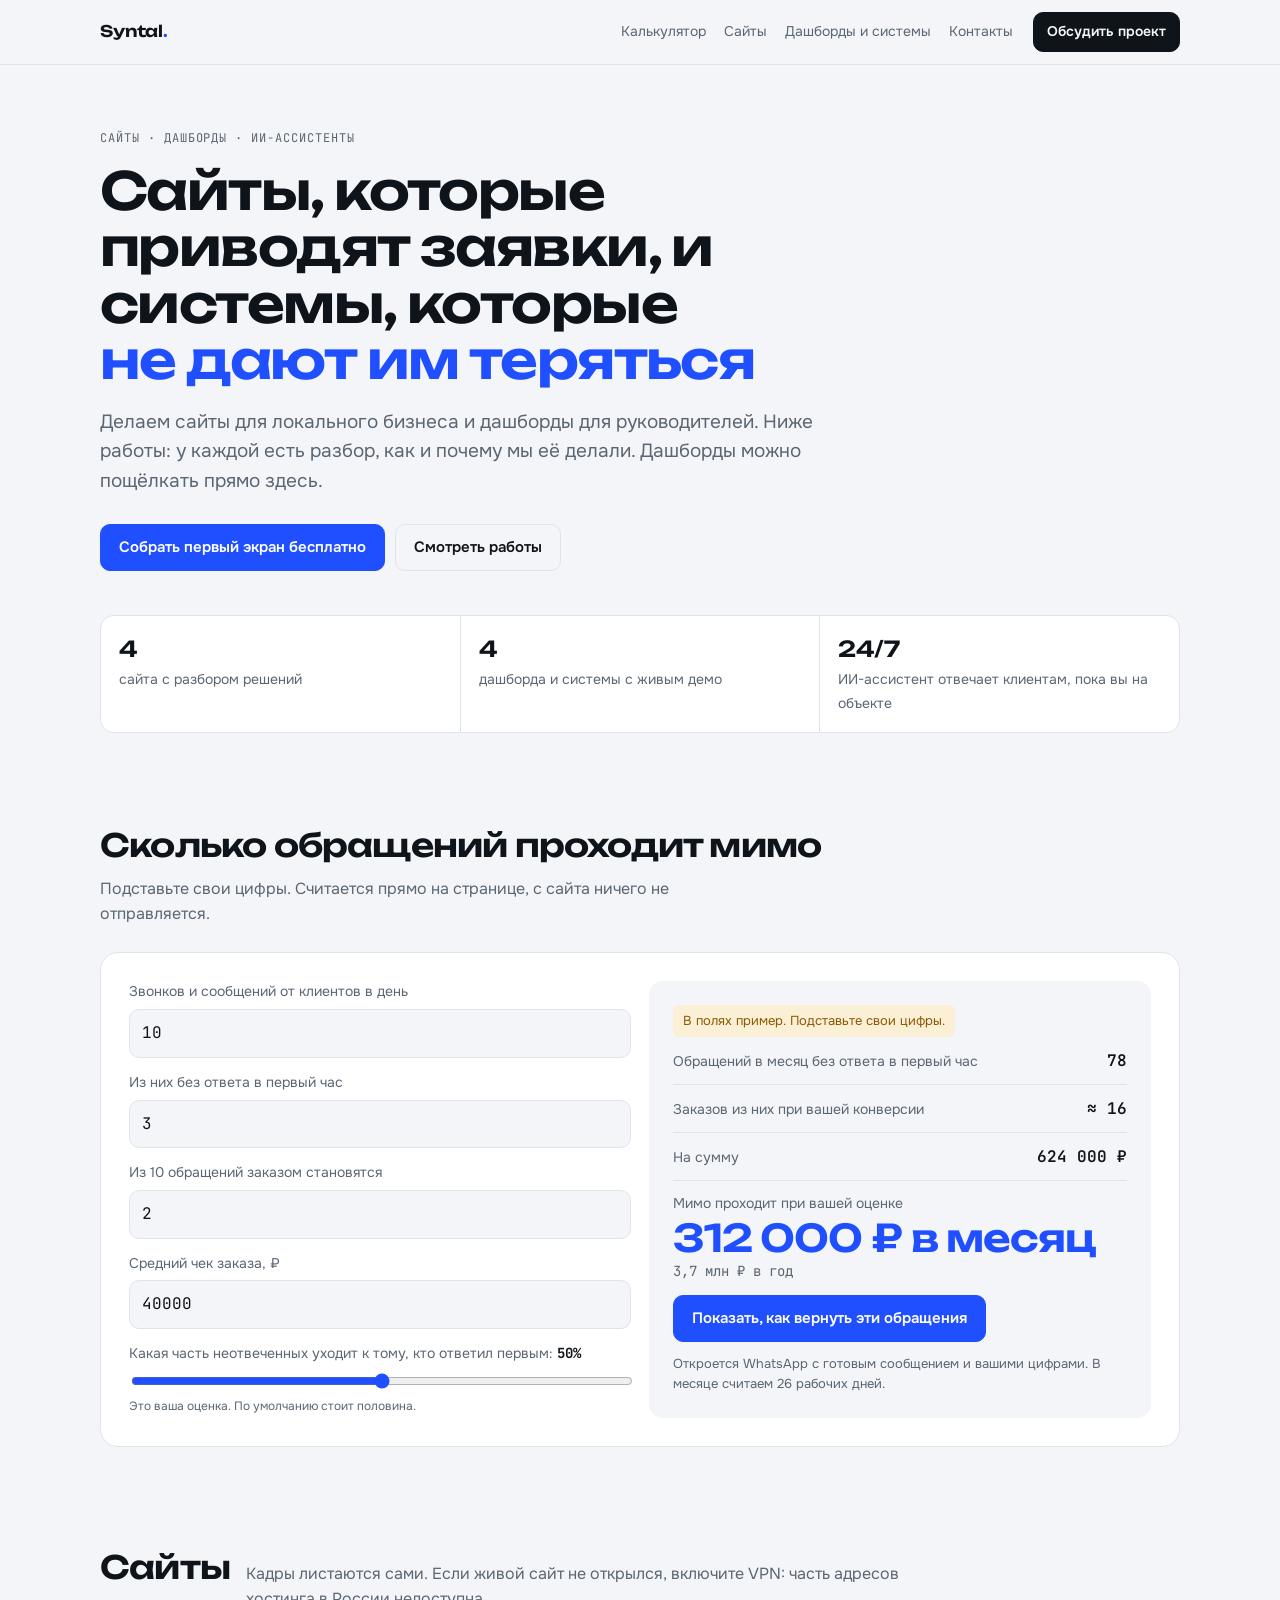
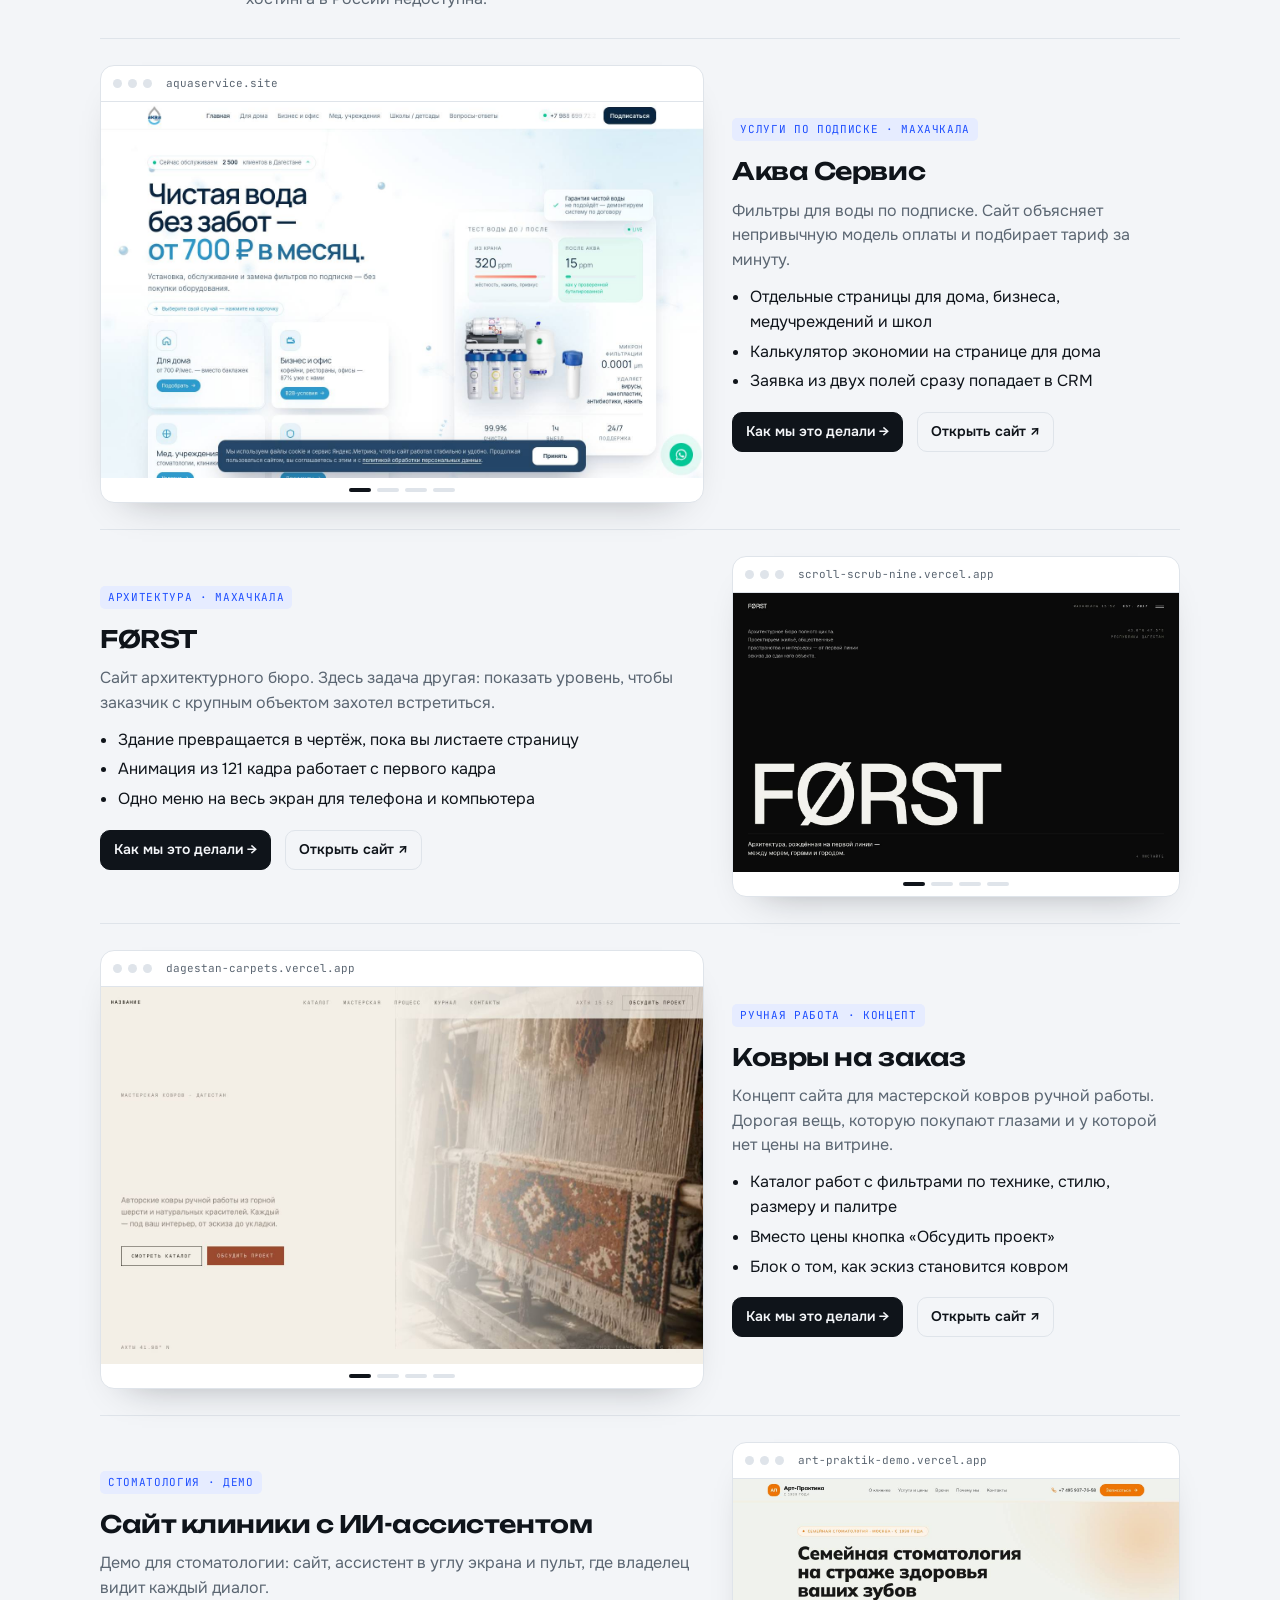
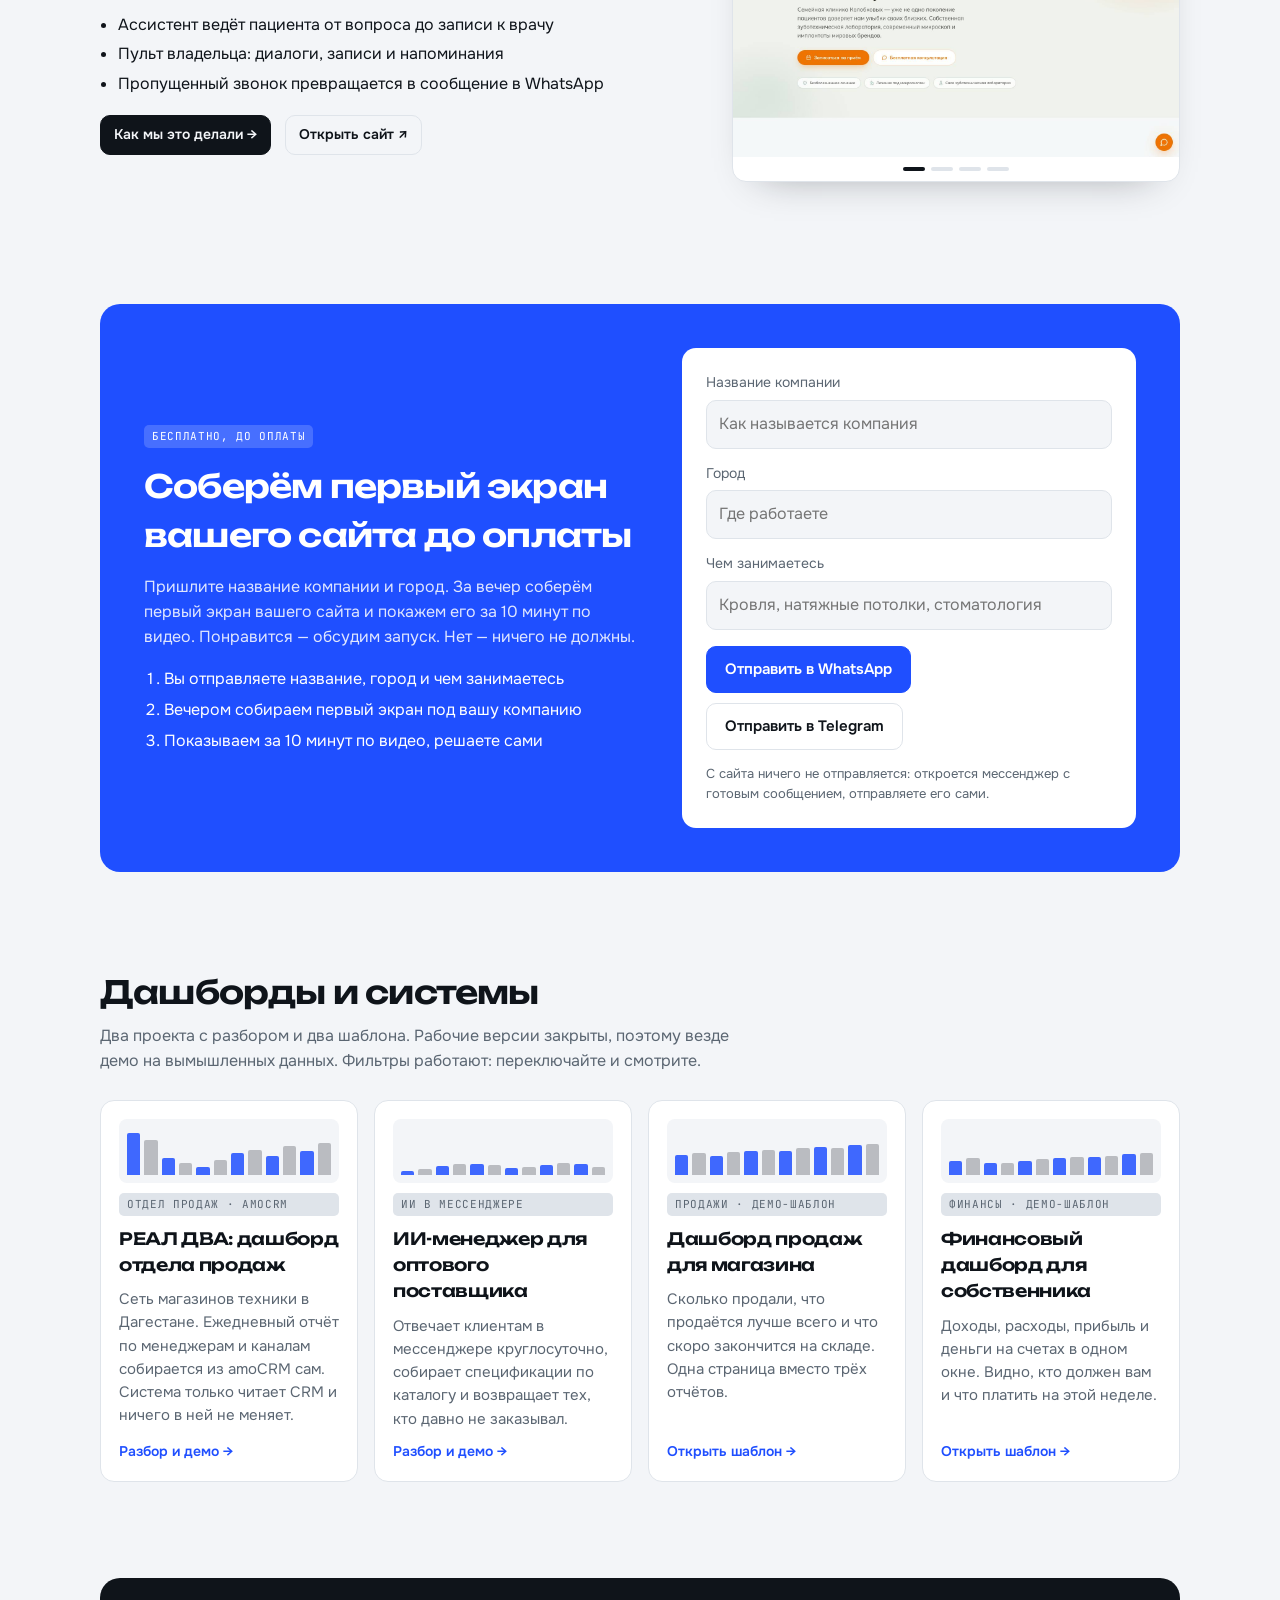
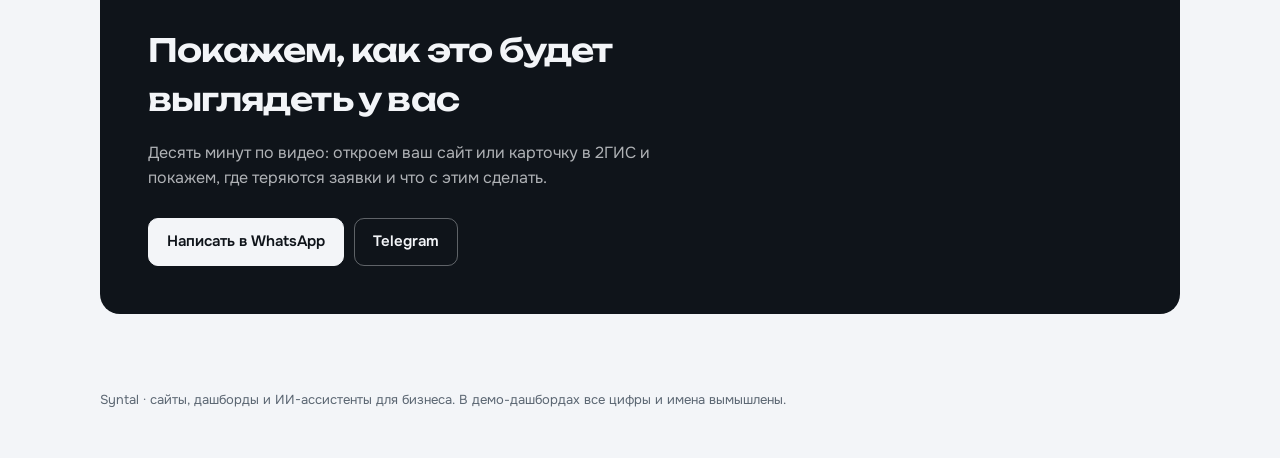
<file: index.html>
<!doctype html>
<html lang="ru">
<head>
<meta charset="utf-8">
<meta name="viewport" content="width=device-width, initial-scale=1">
<title>Syntal — сайты и дашборды для бизнеса</title>
<meta name="description" content="Портфолио: сайты для локального бизнеса, дашборды для руководителей и ИИ-ассистенты. С разбором решений.">
<link rel="preconnect" href="https://fonts.googleapis.com"><link rel="stylesheet" href="https://fonts.googleapis.com/css2?family=JetBrains+Mono:wght@400;600&family=Onest:wght@400;500;600&family=Unbounded:wght@500;600&display=swap">
<link rel="icon" href="favicon.ico" sizes="48x48">
<link rel="icon" type="image/png" sizes="32x32" href="favicon-32.png">
<link rel="icon" type="image/png" sizes="192x192" href="favicon-192.png">
<link rel="apple-touch-icon" href="apple-touch-icon.png">
<link rel="stylesheet" href="styles.css">
</head>
<body>
<header class="top"><div class="wrap">
  <a class="brand" href="index.html">Syntal<i>.</i></a>
  <nav class="nav"><a href="index.html#calc">Калькулятор</a><a href="index.html#sites">Сайты</a><a href="index.html#dashboards">Дашборды и системы</a><a href="index.html#contacts">Контакты</a></nav>
  <a class="btn small" href="index.html#contacts">Обсудить проект</a>
</div></header>
<main>
<div class="wrap hero">
  <p class="eyebrow">Сайты · дашборды · ИИ-ассистенты</p>
  <h1>Сайты, которые приводят заявки, и системы, которые <em>не дают им теряться</em></h1>
  <p class="lede">Делаем сайты для локального бизнеса и дашборды для руководителей. Ниже работы: у каждой есть разбор, как и почему мы её делали. Дашборды можно пощёлкать прямо здесь.</p>
  <div class="hero-actions"><a class="btn accent" href="#first-screen">Собрать первый экран бесплатно</a><a class="btn ghost" href="#sites">Смотреть работы</a></div>
  <div class="facts"><div><b>4</b><span>сайта с разбором решений</span></div><div><b>4</b><span>дашборда и системы с живым демо</span></div><div><b>24/7</b><span>ИИ-ассистент отвечает клиентам, пока вы на объекте</span></div></div>
</div>
<section id="calc"><div class="wrap">
  <div class="sec-head"><h2>Сколько обращений проходит мимо</h2><p>Подставьте свои цифры. Считается прямо на странице, с сайта ничего не отправляется.</p></div>
  <div class="calc" data-calc data-wa="79285137450">
    <form class="calc-form" onsubmit="return false">
      <label class="field"><span>Звонков и сообщений от клиентов в день</span><input type="number" inputmode="numeric" min="0" id="calc-total" value="10"></label>
      <label class="field"><span>Из них без ответа в первый час</span><input type="number" inputmode="numeric" min="0" id="calc-missed" value="3"></label>
      <label class="field"><span>Из 10 обращений заказом становятся</span><input type="number" inputmode="numeric" min="0" max="10" id="calc-conv" value="2"></label>
      <label class="field"><span>Средний чек заказа, ₽</span><input type="number" inputmode="numeric" min="0" step="1000" id="calc-check" value="40000"></label>
      <label class="field"><span>Какая часть неотвеченных уходит к тому, кто ответил первым: <b id="calc-share-view">50%</b></span><input type="range" min="0" max="100" step="5" id="calc-share" value="50"><small>Это ваша оценка. По умолчанию стоит половина.</small></label>
    </form>
    <div class="calc-out" aria-live="polite">
      <p class="calc-example" id="calc-example">В полях пример. Подставьте свои цифры.</p>
      <div class="calc-row"><span>Обращений в месяц без ответа в первый час</span><b id="calc-o-missed">78</b></div>
      <div class="calc-row"><span>Заказов из них при вашей конверсии</span><b id="calc-o-orders">≈ 16</b></div>
      <div class="calc-row"><span>На сумму</span><b id="calc-o-pot">624 000 ₽</b></div>
      <div class="calc-total"><span>Мимо проходит при вашей оценке</span><b id="calc-o-month">312 000 ₽ в месяц</b><em id="calc-o-year">3,7 млн ₽ в год</em></div>
      <a class="btn accent" id="calc-cta" href="https://wa.me/79285137450" target="_blank" rel="noopener">Показать, как вернуть эти обращения</a>
      <p class="note">Откроется WhatsApp с готовым сообщением и вашими цифрами. В месяце считаем 26 рабочих дней.</p>
    </div>
  </div>
</div></section>
<section id="sites"><div class="wrap">
  <div class="sec-head"><h2>Сайты</h2><p>Кадры листаются сами. Если живой сайт не открылся, включите VPN: часть адресов хостинга в России недоступна.</p></div>
  <article class="case">
  <div class="frame"><div class="frame-bar"><i></i><i></i><i></i><span>aquaservice.site</span></div><div class="slides"><img src="assets/shots/aqua-1.jpg" alt="Аква Сервис, экран 1" width="1440" height="900"><img src="assets/shots/aqua-2.jpg" alt="Аква Сервис, экран 2" loading="lazy" width="1440" height="900"><img src="assets/shots/aqua-4.jpg" alt="Аква Сервис, экран 3" loading="lazy" width="1440" height="900"><img src="assets/shots/aqua-5.jpg" alt="Аква Сервис, экран 4" loading="lazy" width="1440" height="900"></div><div class="dots"></div></div>
  <div><span class="tag">Услуги по подписке · Махачкала</span><h3>Аква Сервис</h3><p>Фильтры для воды по подписке. Сайт объясняет непривычную модель оплаты и подбирает тариф за минуту.</p><ul><li>Отдельные страницы для дома, бизнеса, медучреждений и школ</li><li>Калькулятор экономии на странице для дома</li><li>Заявка из двух полей сразу попадает в CRM</li></ul>
  <div class="links"><a class="btn small" href="cases/aqua.html">Как мы это делали →</a><a class="btn ghost small" href="https://aquaservice.site/" target="_blank" rel="noopener">Открыть сайт ↗</a></div></div>
</article><article class="case">
  <div class="frame"><div class="frame-bar"><i></i><i></i><i></i><span>scroll-scrub-nine.vercel.app</span></div><div class="slides"><img src="assets/shots/forst-1.jpg" alt="FØRST, экран 1" width="1440" height="900"><img src="assets/shots/forst-2.jpg" alt="FØRST, экран 2" loading="lazy" width="1440" height="900"><img src="assets/shots/forst-3.jpg" alt="FØRST, экран 3" loading="lazy" width="1440" height="900"><img src="assets/shots/forst-5.jpg" alt="FØRST, экран 4" loading="lazy" width="1440" height="900"></div><div class="dots"></div></div>
  <div><span class="tag">Архитектура · Махачкала</span><h3>FØRST</h3><p>Сайт архитектурного бюро. Здесь задача другая: показать уровень, чтобы заказчик с крупным объектом захотел встретиться.</p><ul><li>Здание превращается в чертёж, пока вы листаете страницу</li><li>Анимация из 121 кадра работает с первого кадра</li><li>Одно меню на весь экран для телефона и компьютера</li></ul>
  <div class="links"><a class="btn small" href="cases/forst.html">Как мы это делали →</a><a class="btn ghost small" href="https://scroll-scrub-nine.vercel.app/" target="_blank" rel="noopener">Открыть сайт ↗</a></div></div>
</article><article class="case">
  <div class="frame"><div class="frame-bar"><i></i><i></i><i></i><span>dagestan-carpets.vercel.app</span></div><div class="slides"><img src="assets/shots/carpets-1.jpg" alt="Ковры на заказ, экран 1" width="1440" height="900"><img src="assets/shots/carpets-2.jpg" alt="Ковры на заказ, экран 2" loading="lazy" width="1440" height="900"><img src="assets/shots/carpets-3.jpg" alt="Ковры на заказ, экран 3" loading="lazy" width="1440" height="900"><img src="assets/shots/carpets-5.jpg" alt="Ковры на заказ, экран 4" loading="lazy" width="1440" height="900"></div><div class="dots"></div></div>
  <div><span class="tag">Ручная работа · концепт</span><h3>Ковры на заказ</h3><p>Концепт сайта для мастерской ковров ручной работы. Дорогая вещь, которую покупают глазами и у которой нет цены на витрине.</p><ul><li>Каталог работ с фильтрами по технике, стилю, размеру и палитре</li><li>Вместо цены кнопка «Обсудить проект»</li><li>Блок о том, как эскиз становится ковром</li></ul>
  <div class="links"><a class="btn small" href="cases/carpets.html">Как мы это делали →</a><a class="btn ghost small" href="https://dagestan-carpets.vercel.app/" target="_blank" rel="noopener">Открыть сайт ↗</a></div></div>
</article><article class="case">
  <div class="frame"><div class="frame-bar"><i></i><i></i><i></i><span>art-praktik-demo.vercel.app</span></div><div class="slides"><img src="assets/shots/artpraktika-1.jpg" alt="Сайт клиники с ИИ-ассистентом, экран 1" width="1440" height="900"><img src="assets/shots/artpraktika-2.jpg" alt="Сайт клиники с ИИ-ассистентом, экран 2" loading="lazy" width="1440" height="900"><img src="assets/shots/artpraktika-4.jpg" alt="Сайт клиники с ИИ-ассистентом, экран 3" loading="lazy" width="1440" height="900"><img src="assets/shots/artpraktika-5.jpg" alt="Сайт клиники с ИИ-ассистентом, экран 4" loading="lazy" width="1440" height="900"></div><div class="dots"></div></div>
  <div><span class="tag">Стоматология · демо</span><h3>Сайт клиники с ИИ-ассистентом</h3><p>Демо для стоматологии: сайт, ассистент в углу экрана и пульт, где владелец видит каждый диалог.</p><ul><li>Ассистент ведёт пациента от вопроса до записи к врачу</li><li>Пульт владельца: диалоги, записи и напоминания</li><li>Пропущенный звонок превращается в сообщение в WhatsApp</li></ul>
  <div class="links"><a class="btn small" href="cases/clinic.html">Как мы это делали →</a><a class="btn ghost small" href="https://art-praktik-demo.vercel.app/" target="_blank" rel="noopener">Открыть сайт ↗</a></div></div>
</article>
</div></section>
<section id="first-screen"><div class="wrap"><div class="magnet">
  <div class="magnet-text">
    <span class="tag">Бесплатно, до оплаты</span>
    <h2>Соберём первый экран вашего сайта до оплаты</h2>
    <p>Пришлите название компании и город. За вечер соберём первый экран вашего сайта и покажем его за 10 минут по видео. Понравится — обсудим запуск. Нет — ничего не должны.</p>
    <ol class="steps"><li>Вы отправляете название, город и чем занимаетесь</li><li>Вечером собираем первый экран под вашу компанию</li><li>Показываем за 10 минут по видео, решаете сами</li></ol>
  </div>
  <form class="magnet-form" data-lead data-wa="79285137450" data-tg="iapheth" onsubmit="return false">
    <label class="field"><span>Название компании</span><input type="text" id="lead-name" autocomplete="organization" placeholder="Как называется компания"></label>
    <label class="field"><span>Город</span><input type="text" id="lead-city" autocomplete="address-level2" placeholder="Где работаете"></label>
    <label class="field"><span>Чем занимаетесь</span><input type="text" id="lead-what" placeholder="Кровля, натяжные потолки, стоматология"></label>
    <div class="hero-actions"><a class="btn accent" id="lead-wa" href="https://wa.me/79285137450" target="_blank" rel="noopener">Отправить в WhatsApp</a><a class="btn ghost" id="lead-tg" href="https://t.me/iapheth" target="_blank" rel="noopener">Отправить в Telegram</a></div>
    <p class="note">С сайта ничего не отправляется: откроется мессенджер с готовым сообщением, отправляете его сами.</p>
  </form>
</div></div></section>
<section id="dashboards"><div class="wrap">
  <div class="sec-head"><h2>Дашборды и системы</h2><p>Два проекта с разбором и два шаблона. Рабочие версии закрыты, поэтому везде демо на вымышленных данных. Фильтры работают: переключайте и смотрите.</p></div>
  <div class="cards"><a class="card" href="cases/real2.html"><div class="mini" aria-hidden="true"><i style="height:86%"></i><i style="height:71%"></i><i style="height:35%"></i><i style="height:23%"></i><i style="height:16%"></i><i style="height:30%"></i><i style="height:44%"></i><i style="height:52%"></i><i style="height:38%"></i><i style="height:60%"></i><i style="height:48%"></i><i style="height:66%"></i></div><span class="tag plain">Отдел продаж · amoCRM</span><h3>РЕАЛ ДВА: дашборд отдела продаж</h3><p>Сеть магазинов техники в Дагестане. Ежедневный отчёт по менеджерам и каналам собирается из amoCRM сам. Система только читает CRM и ничего в ней не меняет.</p><span class="go">Разбор и демо →</span></a><a class="card" href="cases/ai-manager.html"><div class="mini" aria-hidden="true"><i style="height:7%"></i><i style="height:12%"></i><i style="height:18%"></i><i style="height:22%"></i><i style="height:21%"></i><i style="height:19%"></i><i style="height:14%"></i><i style="height:16%"></i><i style="height:20%"></i><i style="height:23%"></i><i style="height:21%"></i><i style="height:15%"></i></div><span class="tag plain">ИИ в мессенджере</span><h3>ИИ-менеджер для оптового поставщика</h3><p>Отвечает клиентам в мессенджере круглосуточно, собирает спецификации по каталогу и возвращает тех, кто давно не заказывал.</p><span class="go">Разбор и демо →</span></a><a class="card" href="cases/shop.html"><div class="mini" aria-hidden="true"><i style="height:40%"></i><i style="height:44%"></i><i style="height:39%"></i><i style="height:46%"></i><i style="height:48%"></i><i style="height:52%"></i><i style="height:50%"></i><i style="height:55%"></i><i style="height:57%"></i><i style="height:56%"></i><i style="height:61%"></i><i style="height:64%"></i></div><span class="tag plain">Продажи · демо-шаблон</span><h3>Дашборд продаж для магазина</h3><p>Сколько продали, что продаётся лучше всего и что скоро закончится на складе. Одна страница вместо трёх отчётов.</p><span class="go">Открыть шаблон →</span></a><a class="card" href="cases/finance.html"><div class="mini" aria-hidden="true"><i style="height:28%"></i><i style="height:35%"></i><i style="height:23%"></i><i style="height:25%"></i><i style="height:29%"></i><i style="height:32%"></i><i style="height:35%"></i><i style="height:37%"></i><i style="height:37%"></i><i style="height:39%"></i><i style="height:42%"></i><i style="height:45%"></i></div><span class="tag plain">Финансы · демо-шаблон</span><h3>Финансовый дашборд для собственника</h3><p>Доходы, расходы, прибыль и деньги на счетах в одном окне. Видно, кто должен вам и что платить на этой неделе.</p><span class="go">Открыть шаблон →</span></a></div>
</div></section>
<section id="contacts"><div class="wrap"><div class="cta">
  <h2>Покажем, как это будет выглядеть у вас</h2>
  <p>Десять минут по видео: откроем ваш сайт или карточку в 2ГИС и покажем, где теряются заявки и что с этим сделать.</p>
  <div class="hero-actions"><a class="btn " href="https://wa.me/79285137450" target="_blank" rel="noopener">Написать в WhatsApp</a><a class="btn ghost " href="https://t.me/iapheth" target="_blank" rel="noopener">Telegram</a></div>
</div></div></section>
</main>
<footer><div class="wrap">Syntal · сайты, дашборды и ИИ-ассистенты для бизнеса. В демо-дашбордах все цифры и имена вымышлены.</div></footer>
<script src="demo.js"></script>
</body>
</html>
</file>
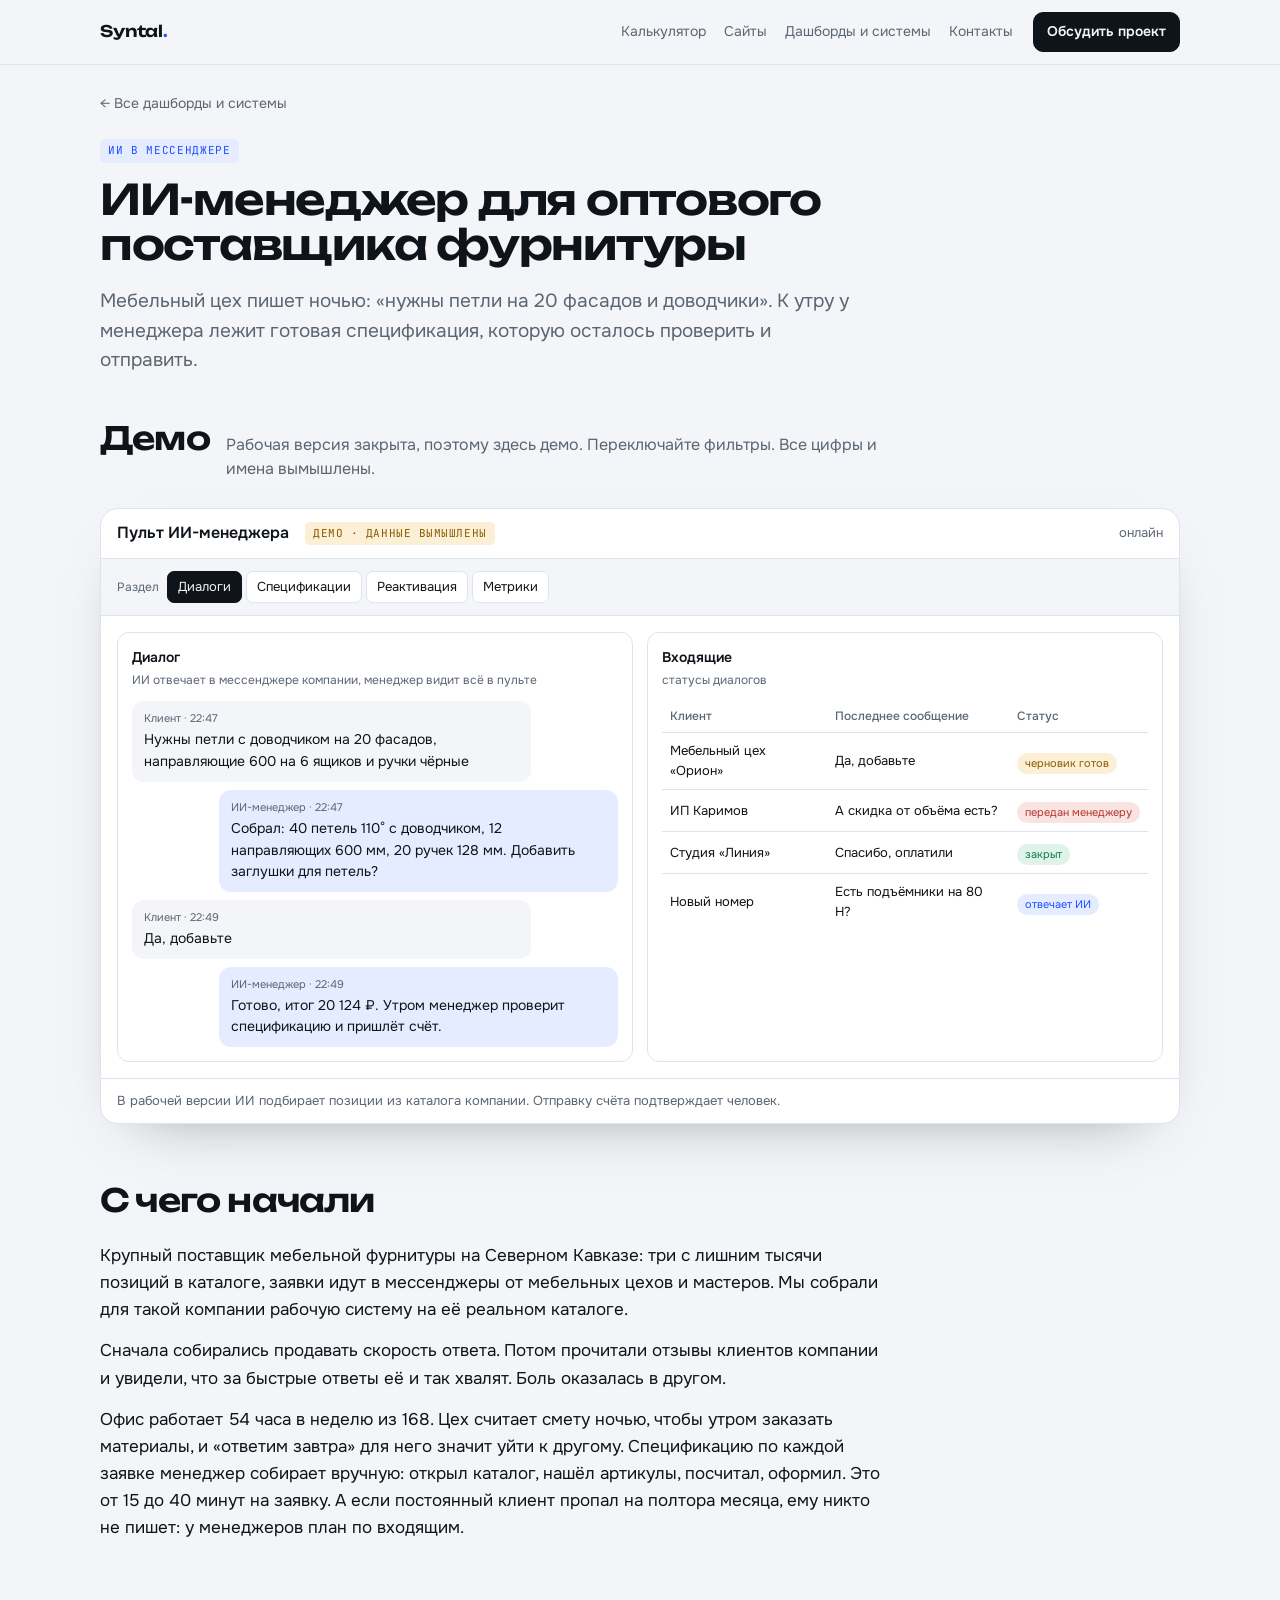
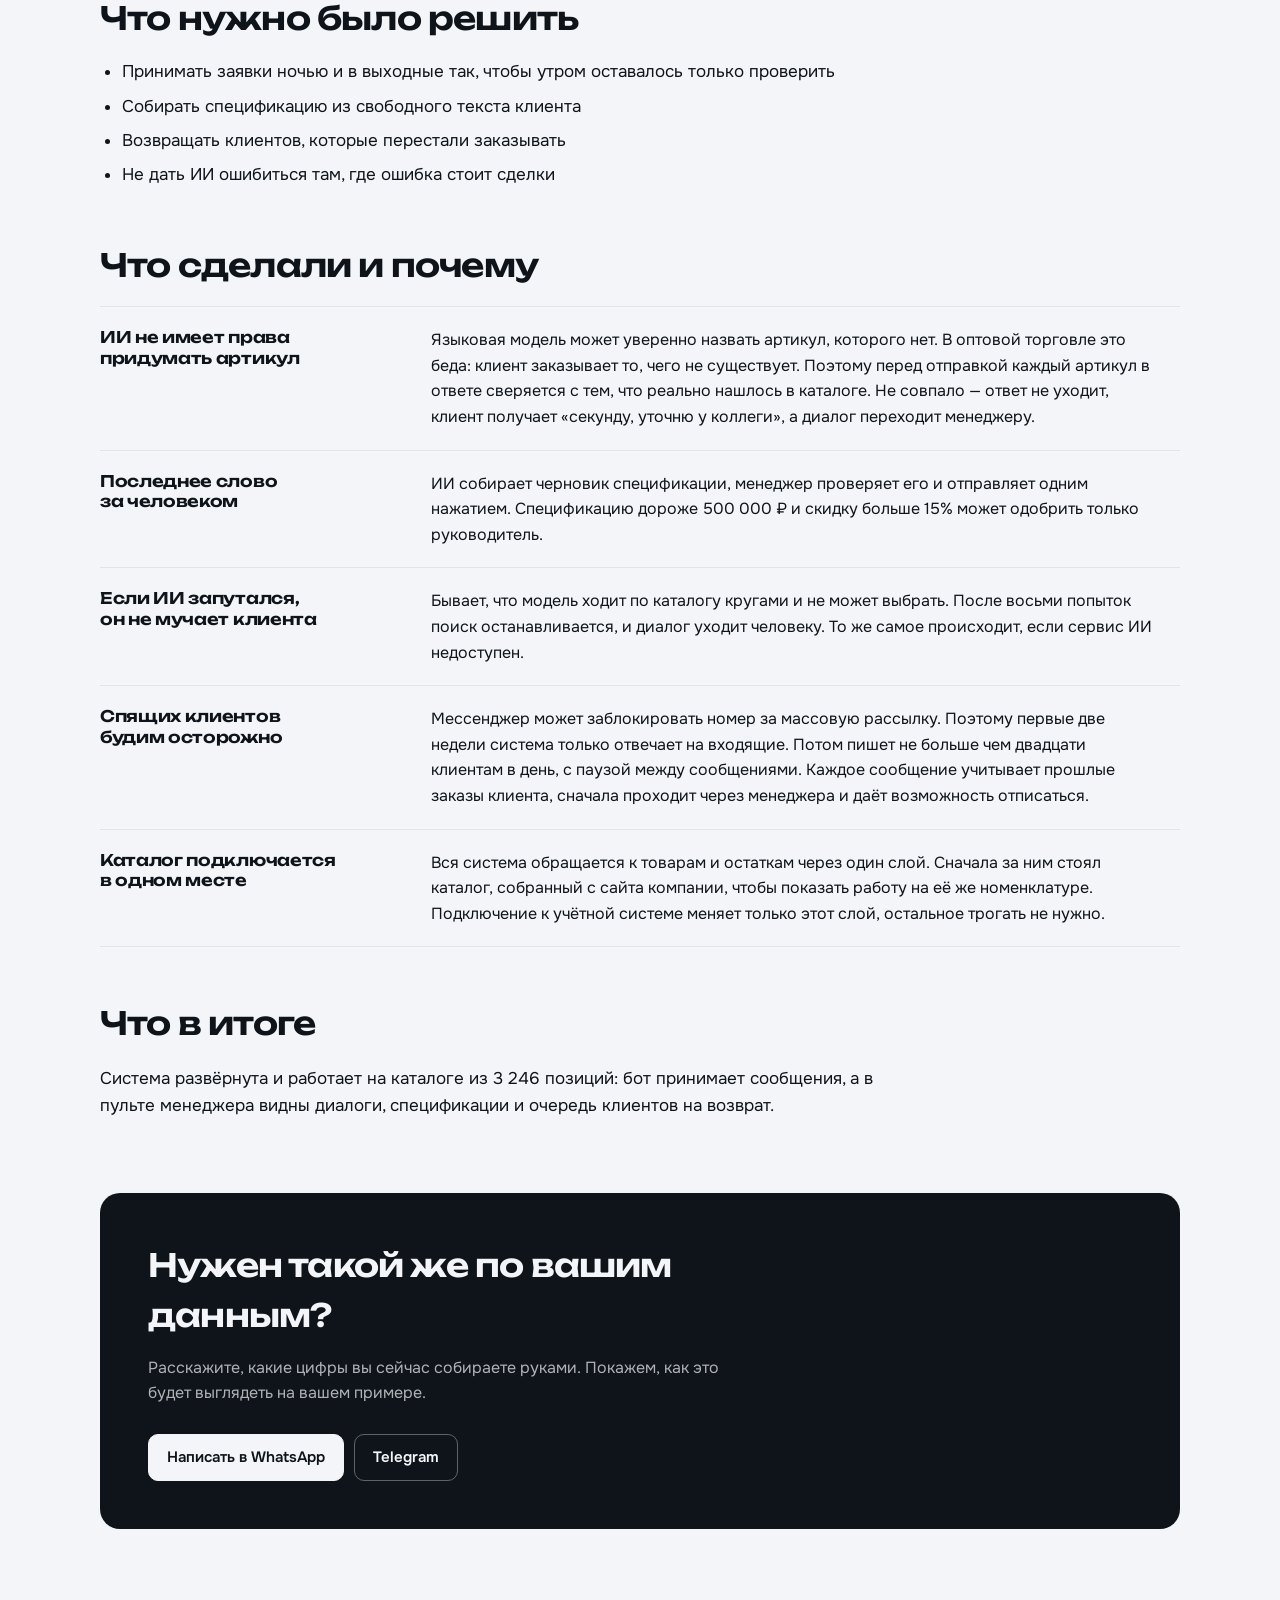
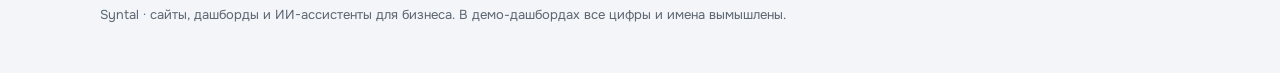
<file: cases/ai-manager.html>
<!doctype html>
<html lang="ru">
<head>
<meta charset="utf-8">
<meta name="viewport" content="width=device-width, initial-scale=1">
<title>ИИ-менеджер для оптового поставщика — Syntal</title>
<meta name="description" content="Отвечает клиентам в мессенджере круглосуточно, собирает спецификации по каталогу и возвращает тех, кто давно не заказывал.">
<link rel="preconnect" href="https://fonts.googleapis.com"><link rel="stylesheet" href="https://fonts.googleapis.com/css2?family=JetBrains+Mono:wght@400;600&family=Onest:wght@400;500;600&family=Unbounded:wght@500;600&display=swap">
<link rel="icon" href="../favicon.ico" sizes="48x48">
<link rel="icon" type="image/png" sizes="32x32" href="../favicon-32.png">
<link rel="icon" type="image/png" sizes="192x192" href="../favicon-192.png">
<link rel="apple-touch-icon" href="../apple-touch-icon.png">
<link rel="stylesheet" href="../styles.css">
</head>
<body>
<header class="top"><div class="wrap">
  <a class="brand" href="../index.html">Syntal<i>.</i></a>
  <nav class="nav"><a href="../index.html#calc">Калькулятор</a><a href="../index.html#sites">Сайты</a><a href="../index.html#dashboards">Дашборды и системы</a><a href="../index.html#contacts">Контакты</a></nav>
  <a class="btn small" href="../index.html#contacts">Обсудить проект</a>
</div></header>
<main><div class="wrap">
  <a class="crumb" href="../index.html#dashboards">← Все дашборды и системы</a>
  <div class="case-hero"><span class="tag">ИИ в мессенджере</span><h1 style="margin-top:14px">ИИ-менеджер для оптового поставщика фурнитуры</h1><p class="lede">Мебельный цех пишет ночью: «нужны петли на 20 фасадов и доводчики». К утру у менеджера лежит готовая спецификация, которую осталось проверить и отправить.</p></div>
  <section class="tight"><div class="sec-head"><h2>Демо</h2><p>Рабочая версия закрыта, поэтому здесь демо. Переключайте фильтры. Все цифры и имена вымышлены.</p></div><div class="demo" data-demo="ai"></div></section>
  <section class="tight"><h2>С чего начали</h2><div class="story"><p>Крупный поставщик мебельной фурнитуры на Северном Кавказе: три с лишним тысячи позиций в каталоге, заявки идут в мессенджеры от мебельных цехов и мастеров. Мы собрали для такой компании рабочую систему на её реальном каталоге.</p><p>Сначала собирались продавать скорость ответа. Потом прочитали отзывы клиентов компании и увидели, что за быстрые ответы её и так хвалят. Боль оказалась в другом.</p><p>Офис работает 54 часа в неделю из 168. Цех считает смету ночью, чтобы утром заказать материалы, и «ответим завтра» для него значит уйти к другому. Спецификацию по каждой заявке менеджер собирает вручную: открыл каталог, нашёл артикулы, посчитал, оформил. Это от 15 до 40 минут на заявку. А если постоянный клиент пропал на полтора месяца, ему никто не пишет: у менеджеров план по входящим.</p></div></section>
  <section class="tight"><h2>Что нужно было решить</h2><ul class="tasks"><li>Принимать заявки ночью и в выходные так, чтобы утром оставалось только проверить</li><li>Собирать спецификацию из свободного текста клиента</li><li>Возвращать клиентов, которые перестали заказывать</li><li>Не дать ИИ ошибиться там, где ошибка стоит сделки</li></ul></section>
  <section class="tight"><h2>Что сделали и почему</h2><div class="decisions"><div class="decision"><h3>ИИ не имеет права придумать артикул</h3><p>Языковая модель может уверенно назвать артикул, которого нет. В оптовой торговле это беда: клиент заказывает то, чего не существует. Поэтому перед отправкой каждый артикул в ответе сверяется с тем, что реально нашлось в каталоге. Не совпало — ответ не уходит, клиент получает «секунду, уточню у коллеги», а диалог переходит менеджеру.</p></div><div class="decision"><h3>Последнее слово за человеком</h3><p>ИИ собирает черновик спецификации, менеджер проверяет его и отправляет одним нажатием. Спецификацию дороже 500 000 ₽ и скидку больше 15% может одобрить только руководитель.</p></div><div class="decision"><h3>Если ИИ запутался, он не мучает клиента</h3><p>Бывает, что модель ходит по каталогу кругами и не может выбрать. После восьми попыток поиск останавливается, и диалог уходит человеку. То же самое происходит, если сервис ИИ недоступен.</p></div><div class="decision"><h3>Спящих клиентов будим осторожно</h3><p>Мессенджер может заблокировать номер за массовую рассылку. Поэтому первые две недели система только отвечает на входящие. Потом пишет не больше чем двадцати клиентам в день, с паузой между сообщениями. Каждое сообщение учитывает прошлые заказы клиента, сначала проходит через менеджера и даёт возможность отписаться.</p></div><div class="decision"><h3>Каталог подключается в одном месте</h3><p>Вся система обращается к товарам и остаткам через один слой. Сначала за ним стоял каталог, собранный с сайта компании, чтобы показать работу на её же номенклатуре. Подключение к учётной системе меняет только этот слой, остальное трогать не нужно.</p></div></div></section>
  <section class="tight"><h2>Что в итоге</h2><div class="story"><p>Система развёрнута и работает на каталоге из 3 246 позиций: бот принимает сообщения, а в пульте менеджера видны диалоги, спецификации и очередь клиентов на возврат.</p></div></section>
  <section><div class="cta"><h2>Нужен такой же по вашим данным?</h2><p>Расскажите, какие цифры вы сейчас собираете руками. Покажем, как это будет выглядеть на вашем примере.</p><div class="hero-actions"><a class="btn " href="https://wa.me/79285137450" target="_blank" rel="noopener">Написать в WhatsApp</a><a class="btn ghost " href="https://t.me/iapheth" target="_blank" rel="noopener">Telegram</a></div></div></section>
</div></main>
<footer><div class="wrap">Syntal · сайты, дашборды и ИИ-ассистенты для бизнеса. В демо-дашбордах все цифры и имена вымышлены.</div></footer>
<script src="../demo.js"></script>
</body>
</html>
</file>
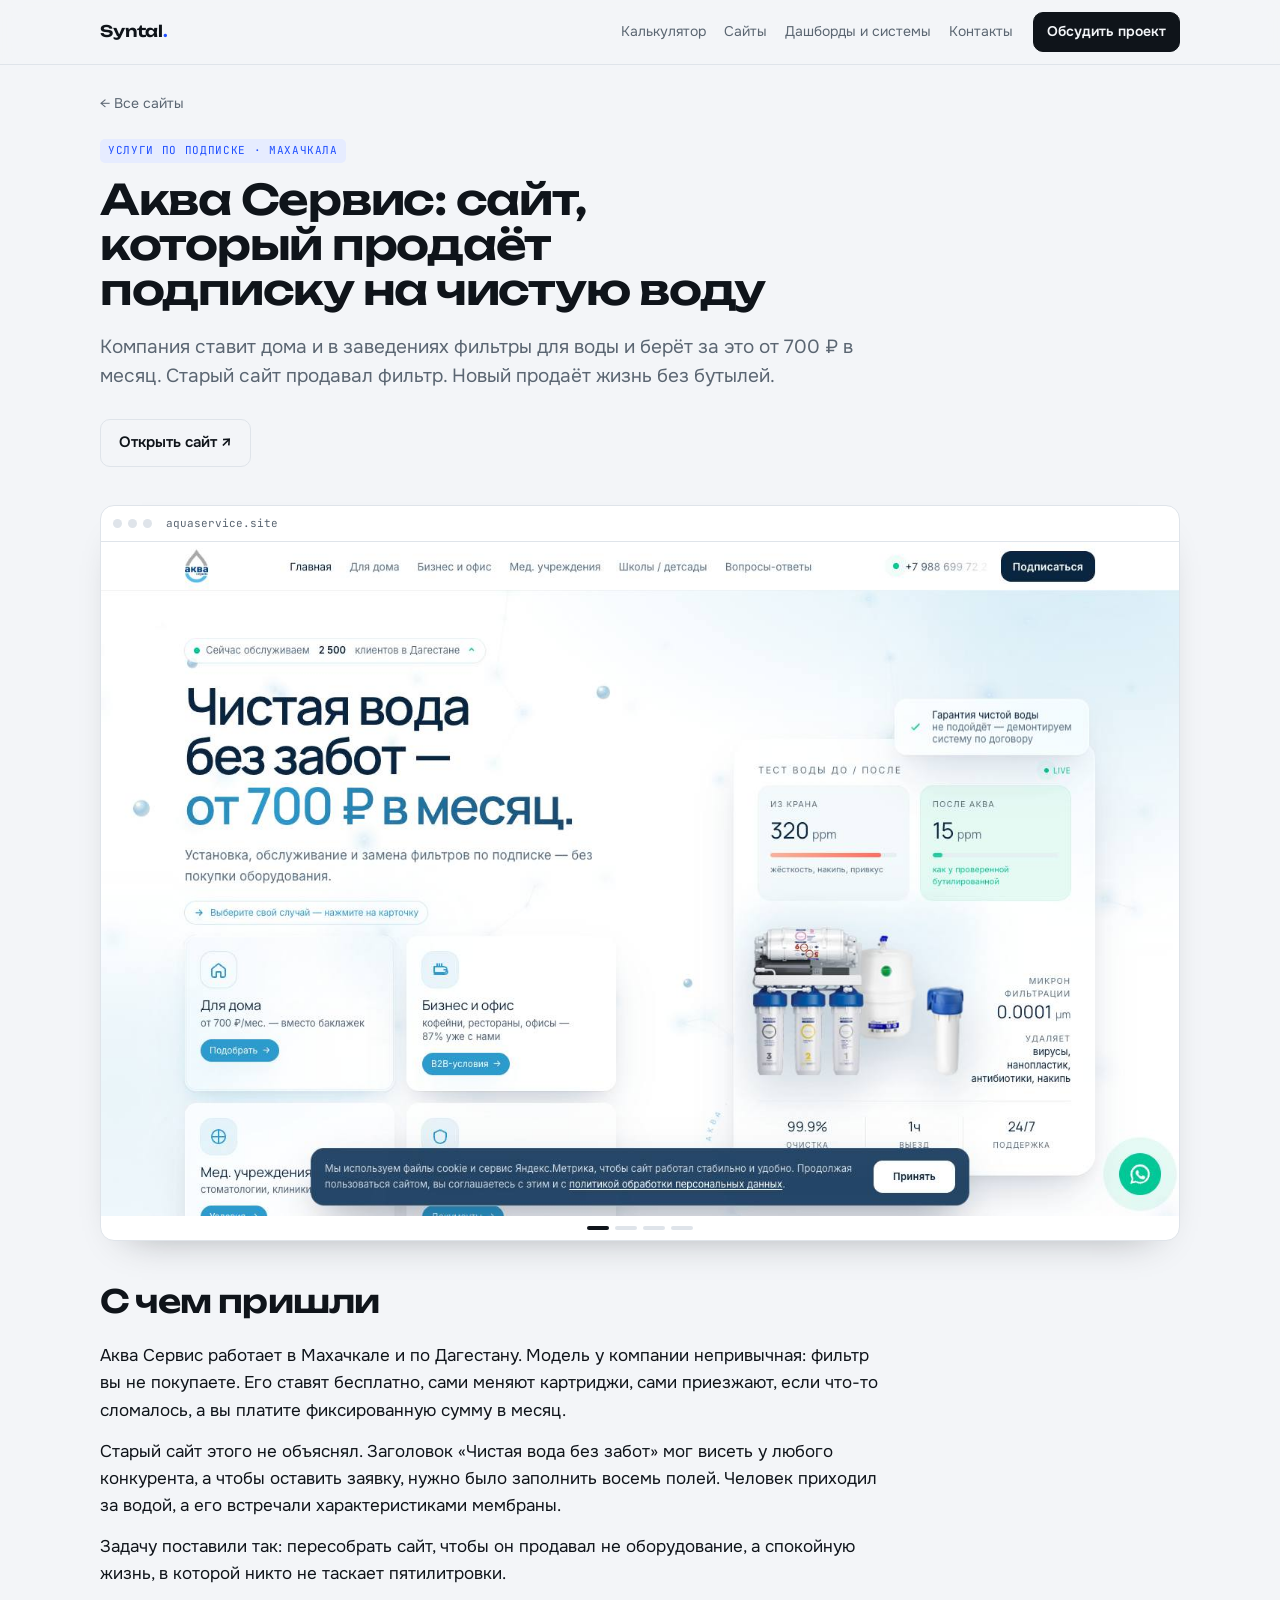
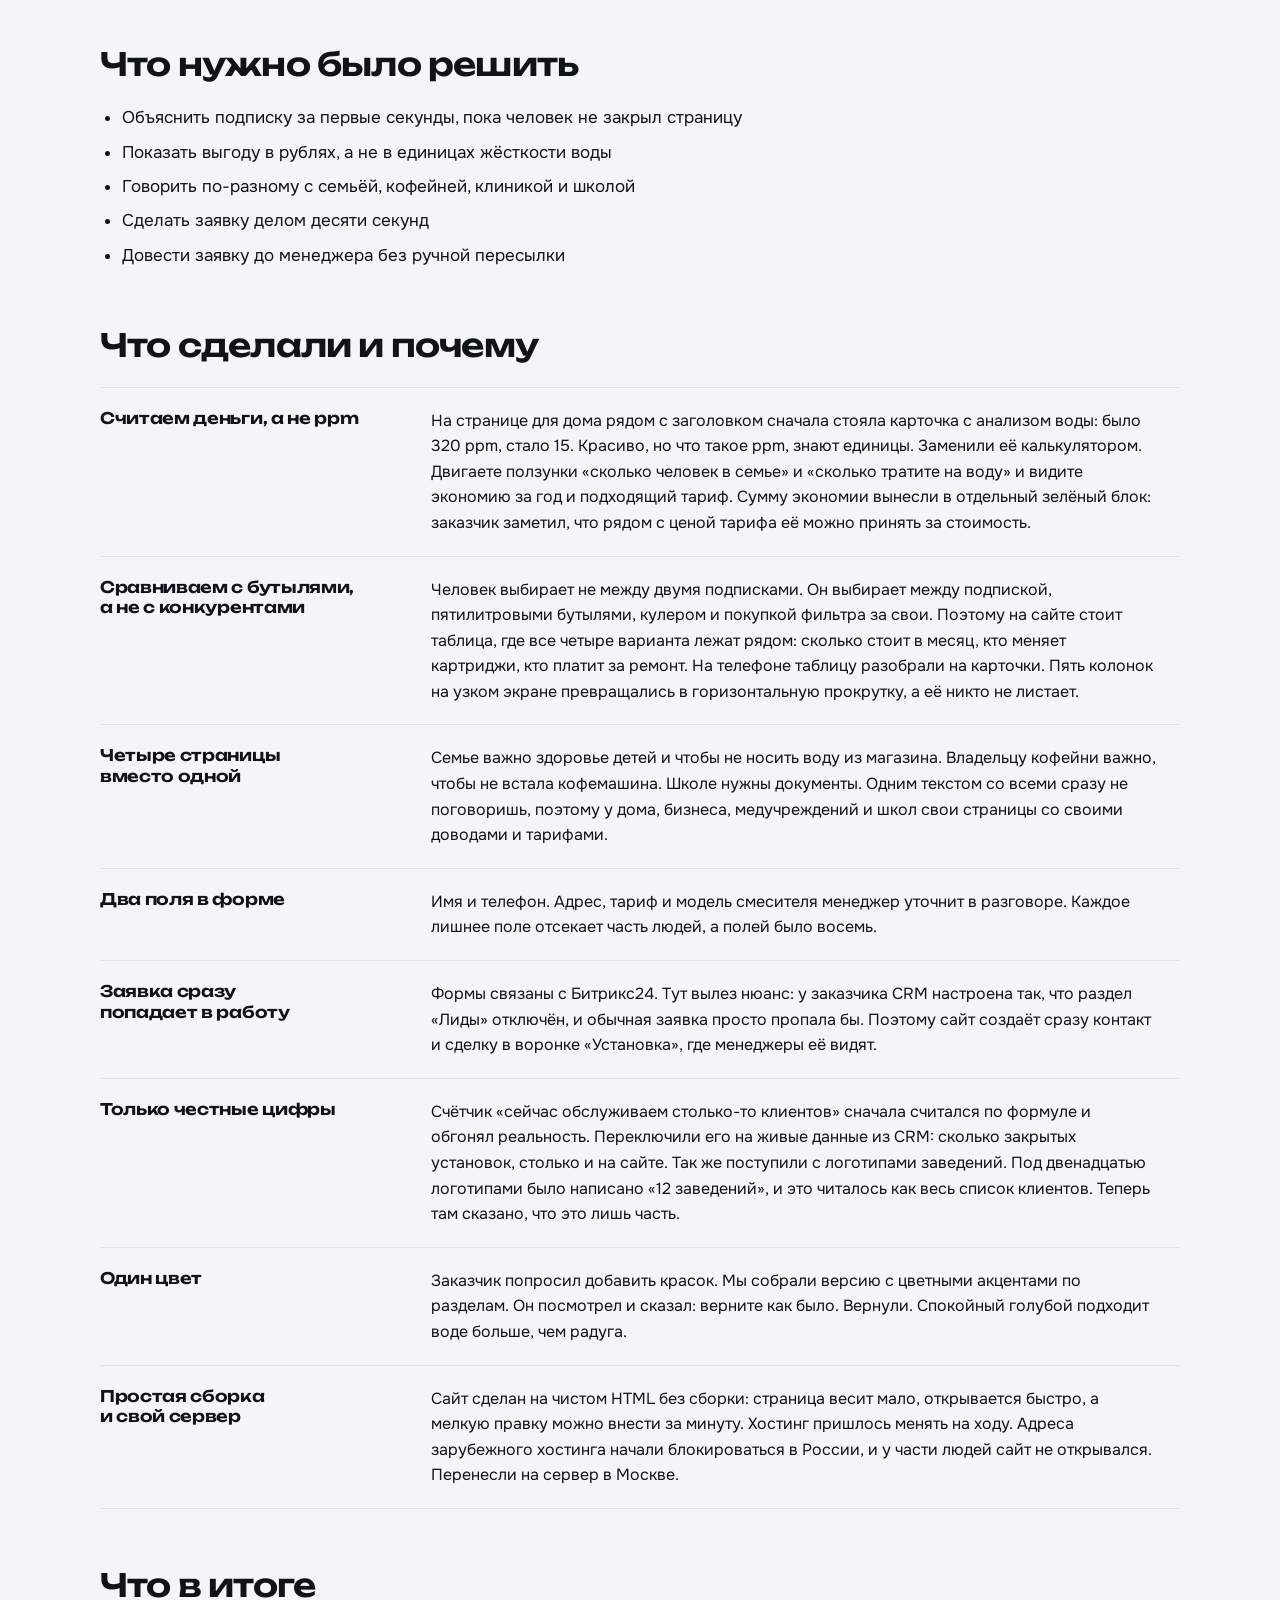
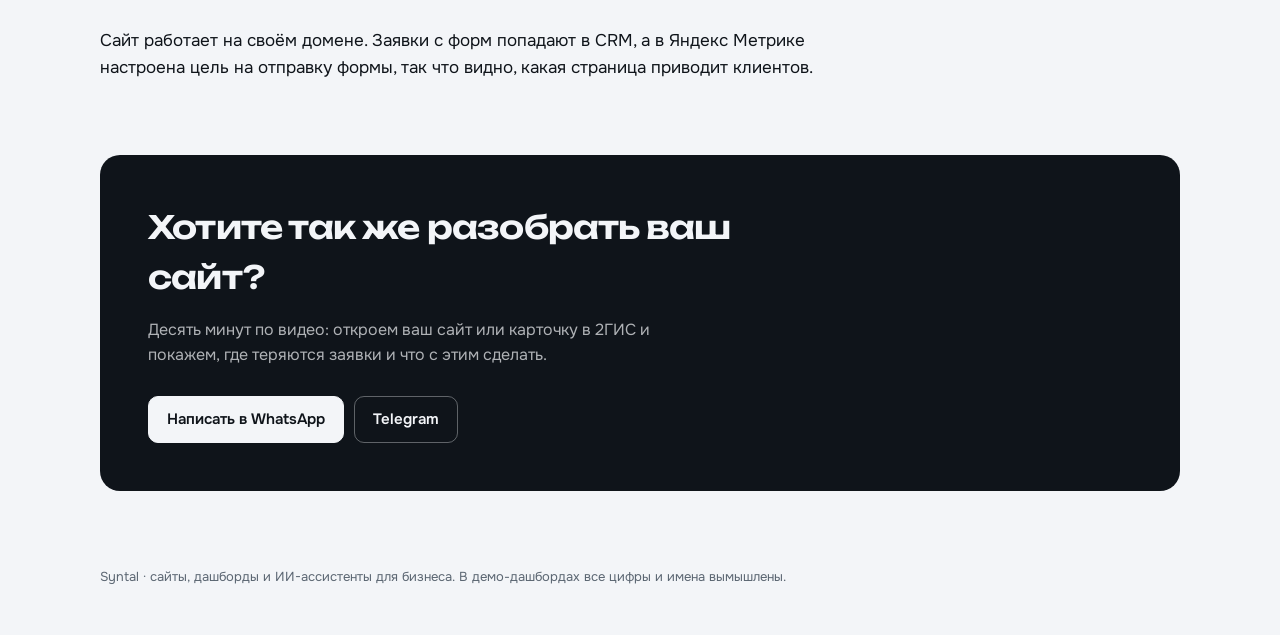
<file: cases/aqua.html>
<!doctype html>
<html lang="ru">
<head>
<meta charset="utf-8">
<meta name="viewport" content="width=device-width, initial-scale=1">
<title>Аква Сервис — Syntal</title>
<meta name="description" content="Фильтры для воды по подписке. Сайт объясняет непривычную модель оплаты и подбирает тариф за минуту.">
<link rel="preconnect" href="https://fonts.googleapis.com"><link rel="stylesheet" href="https://fonts.googleapis.com/css2?family=JetBrains+Mono:wght@400;600&family=Onest:wght@400;500;600&family=Unbounded:wght@500;600&display=swap">
<link rel="icon" href="../favicon.ico" sizes="48x48">
<link rel="icon" type="image/png" sizes="32x32" href="../favicon-32.png">
<link rel="icon" type="image/png" sizes="192x192" href="../favicon-192.png">
<link rel="apple-touch-icon" href="../apple-touch-icon.png">
<link rel="stylesheet" href="../styles.css">
</head>
<body>
<header class="top"><div class="wrap">
  <a class="brand" href="../index.html">Syntal<i>.</i></a>
  <nav class="nav"><a href="../index.html#calc">Калькулятор</a><a href="../index.html#sites">Сайты</a><a href="../index.html#dashboards">Дашборды и системы</a><a href="../index.html#contacts">Контакты</a></nav>
  <a class="btn small" href="../index.html#contacts">Обсудить проект</a>
</div></header>
<main><div class="wrap">
  <a class="crumb" href="../index.html#sites">← Все сайты</a>
  <div class="case-hero"><span class="tag">Услуги по подписке · Махачкала</span><h1 style="margin-top:14px">Аква Сервис: сайт, который продаёт подписку на чистую воду</h1><p class="lede">Компания ставит дома и в заведениях фильтры для воды и берёт за это от 700 ₽ в месяц. Старый сайт продавал фильтр. Новый продаёт жизнь без бутылей.</p>
  <div class="hero-actions"><a class="btn ghost" href="https://aquaservice.site/" target="_blank" rel="noopener">Открыть сайт ↗</a></div></div>
  <div class="frame-wide"><div class="frame"><div class="frame-bar"><i></i><i></i><i></i><span>aquaservice.site</span></div><div class="slides"><img src="../assets/shots/aqua-1.jpg" alt="Аква Сервис, экран 1" width="1440" height="900"><img src="../assets/shots/aqua-2.jpg" alt="Аква Сервис, экран 2" loading="lazy" width="1440" height="900"><img src="../assets/shots/aqua-4.jpg" alt="Аква Сервис, экран 3" loading="lazy" width="1440" height="900"><img src="../assets/shots/aqua-5.jpg" alt="Аква Сервис, экран 4" loading="lazy" width="1440" height="900"></div><div class="dots"></div></div></div>
  <section class="tight"><h2>С чем пришли</h2><div class="story"><p>Аква Сервис работает в Махачкале и по Дагестану. Модель у компании непривычная: фильтр вы не покупаете. Его ставят бесплатно, сами меняют картриджи, сами приезжают, если что-то сломалось, а вы платите фиксированную сумму в месяц.</p><p>Старый сайт этого не объяснял. Заголовок «Чистая вода без забот» мог висеть у любого конкурента, а чтобы оставить заявку, нужно было заполнить восемь полей. Человек приходил за водой, а его встречали характеристиками мембраны.</p><p>Задачу поставили так: пересобрать сайт, чтобы он продавал не оборудование, а спокойную жизнь, в которой никто не таскает пятилитровки.</p></div></section>
  <section class="tight"><h2>Что нужно было решить</h2><ul class="tasks"><li>Объяснить подписку за первые секунды, пока человек не закрыл страницу</li><li>Показать выгоду в рублях, а не в единицах жёсткости воды</li><li>Говорить по-разному с семьёй, кофейней, клиникой и школой</li><li>Сделать заявку делом десяти секунд</li><li>Довести заявку до менеджера без ручной пересылки</li></ul></section>
  <section class="tight"><h2>Что сделали и почему</h2><div class="decisions"><div class="decision"><h3>Считаем деньги, а не ppm</h3><p>На странице для дома рядом с заголовком сначала стояла карточка с анализом воды: было 320 ppm, стало 15. Красиво, но что такое ppm, знают единицы. Заменили её калькулятором. Двигаете ползунки «сколько человек в семье» и «сколько тратите на воду» и видите экономию за год и подходящий тариф. Сумму экономии вынесли в отдельный зелёный блок: заказчик заметил, что рядом с ценой тарифа её можно принять за стоимость.</p></div><div class="decision"><h3>Сравниваем с бутылями, а не с конкурентами</h3><p>Человек выбирает не между двумя подписками. Он выбирает между подпиской, пятилитровыми бутылями, кулером и покупкой фильтра за свои. Поэтому на сайте стоит таблица, где все четыре варианта лежат рядом: сколько стоит в месяц, кто меняет картриджи, кто платит за ремонт. На телефоне таблицу разобрали на карточки. Пять колонок на узком экране превращались в горизонтальную прокрутку, а её никто не листает.</p></div><div class="decision"><h3>Четыре страницы вместо одной</h3><p>Семье важно здоровье детей и чтобы не носить воду из магазина. Владельцу кофейни важно, чтобы не встала кофемашина. Школе нужны документы. Одним текстом со всеми сразу не поговоришь, поэтому у дома, бизнеса, медучреждений и школ свои страницы со своими доводами и тарифами.</p></div><div class="decision"><h3>Два поля в форме</h3><p>Имя и телефон. Адрес, тариф и модель смесителя менеджер уточнит в разговоре. Каждое лишнее поле отсекает часть людей, а полей было восемь.</p></div><div class="decision"><h3>Заявка сразу попадает в работу</h3><p>Формы связаны с Битрикс24. Тут вылез нюанс: у заказчика CRM настроена так, что раздел «Лиды» отключён, и обычная заявка просто пропала бы. Поэтому сайт создаёт сразу контакт и сделку в воронке «Установка», где менеджеры её видят.</p></div><div class="decision"><h3>Только честные цифры</h3><p>Счётчик «сейчас обслуживаем столько-то клиентов» сначала считался по формуле и обгонял реальность. Переключили его на живые данные из CRM: сколько закрытых установок, столько и на сайте. Так же поступили с логотипами заведений. Под двенадцатью логотипами было написано «12 заведений», и это читалось как весь список клиентов. Теперь там сказано, что это лишь часть.</p></div><div class="decision"><h3>Один цвет</h3><p>Заказчик попросил добавить красок. Мы собрали версию с цветными акцентами по разделам. Он посмотрел и сказал: верните как было. Вернули. Спокойный голубой подходит воде больше, чем радуга.</p></div><div class="decision"><h3>Простая сборка и свой сервер</h3><p>Сайт сделан на чистом HTML без сборки: страница весит мало, открывается быстро, а мелкую правку можно внести за минуту. Хостинг пришлось менять на ходу. Адреса зарубежного хостинга начали блокироваться в России, и у части людей сайт не открывался. Перенесли на сервер в Москве.</p></div></div></section>
  <section class="tight"><h2>Что в итоге</h2><div class="story"><p>Сайт работает на своём домене. Заявки с форм попадают в CRM, а в Яндекс Метрике настроена цель на отправку формы, так что видно, какая страница приводит клиентов.</p></div></section>
  <section><div class="cta"><h2>Хотите так же разобрать ваш сайт?</h2><p>Десять минут по видео: откроем ваш сайт или карточку в 2ГИС и покажем, где теряются заявки и что с этим сделать.</p><div class="hero-actions"><a class="btn " href="https://wa.me/79285137450" target="_blank" rel="noopener">Написать в WhatsApp</a><a class="btn ghost " href="https://t.me/iapheth" target="_blank" rel="noopener">Telegram</a></div></div></section>
</div></main>
<footer><div class="wrap">Syntal · сайты, дашборды и ИИ-ассистенты для бизнеса. В демо-дашбордах все цифры и имена вымышлены.</div></footer>
<script src="../demo.js"></script>
</body>
</html>
</file>
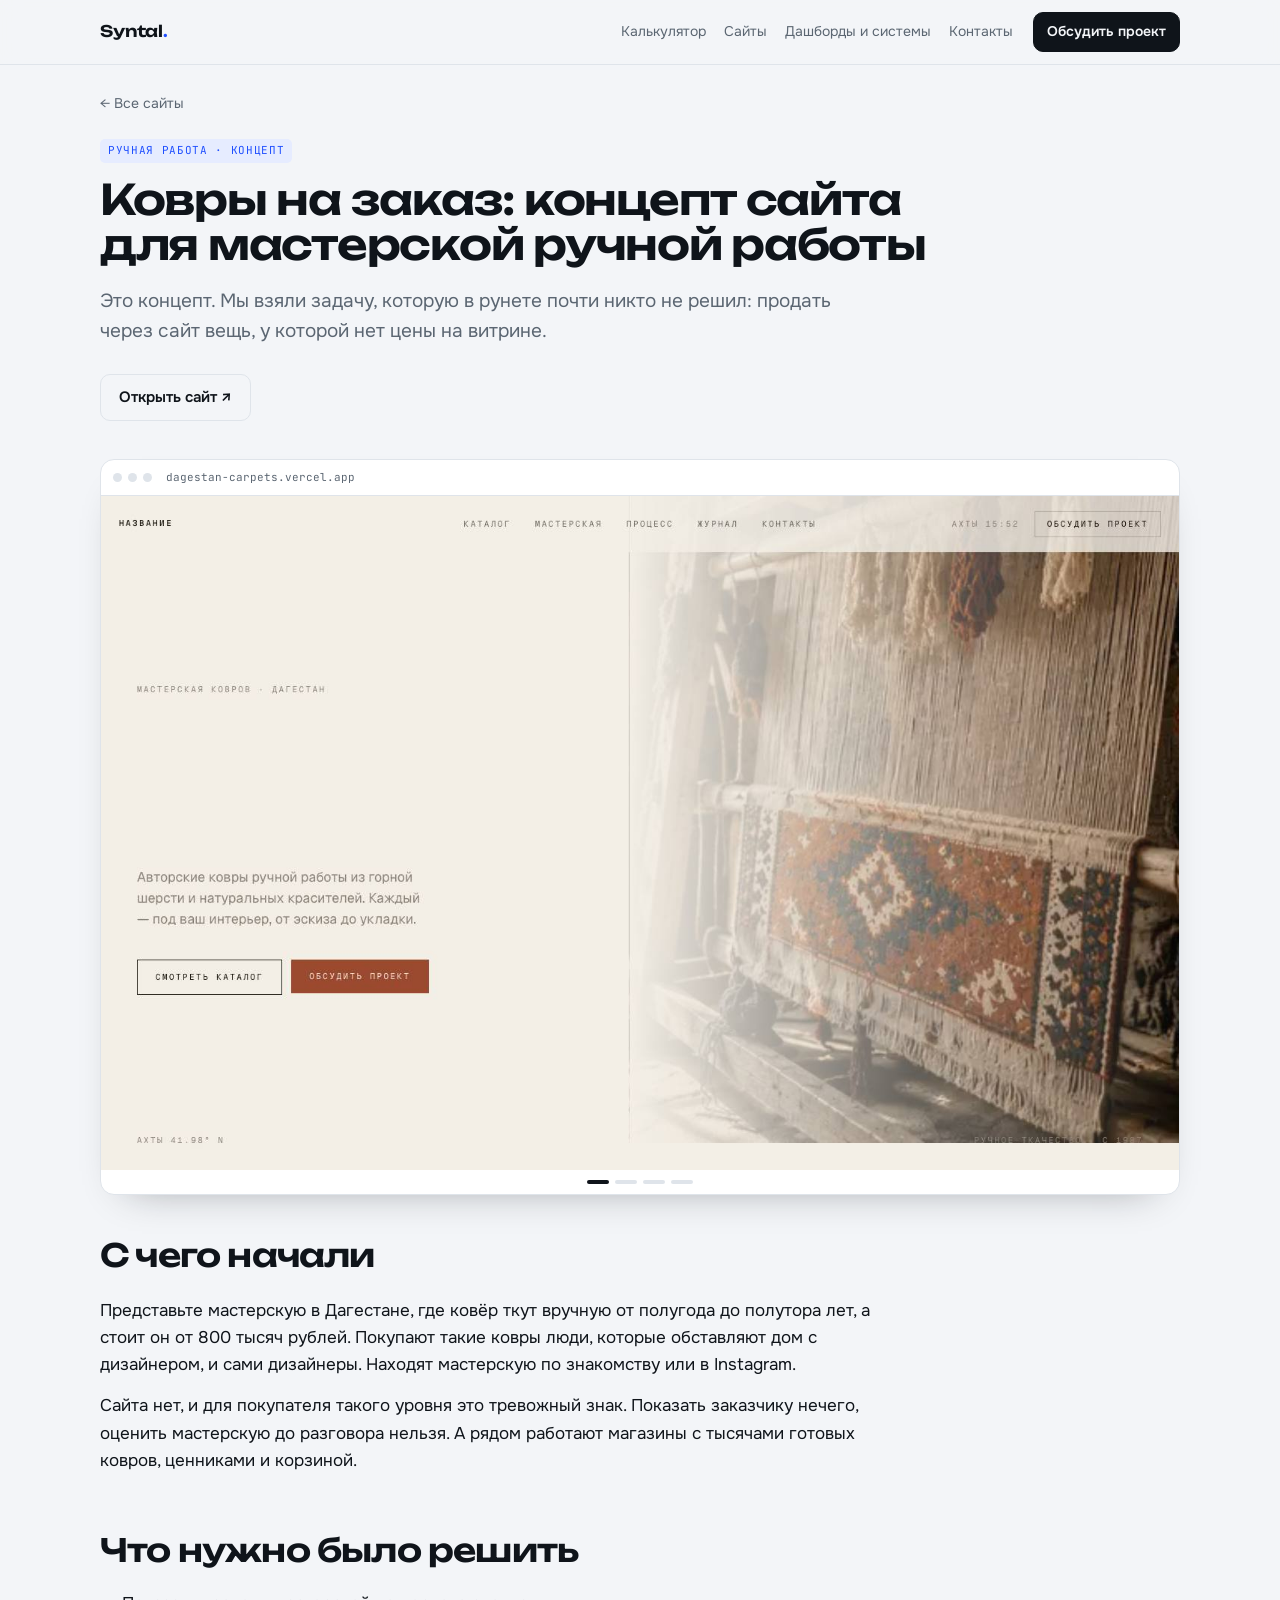
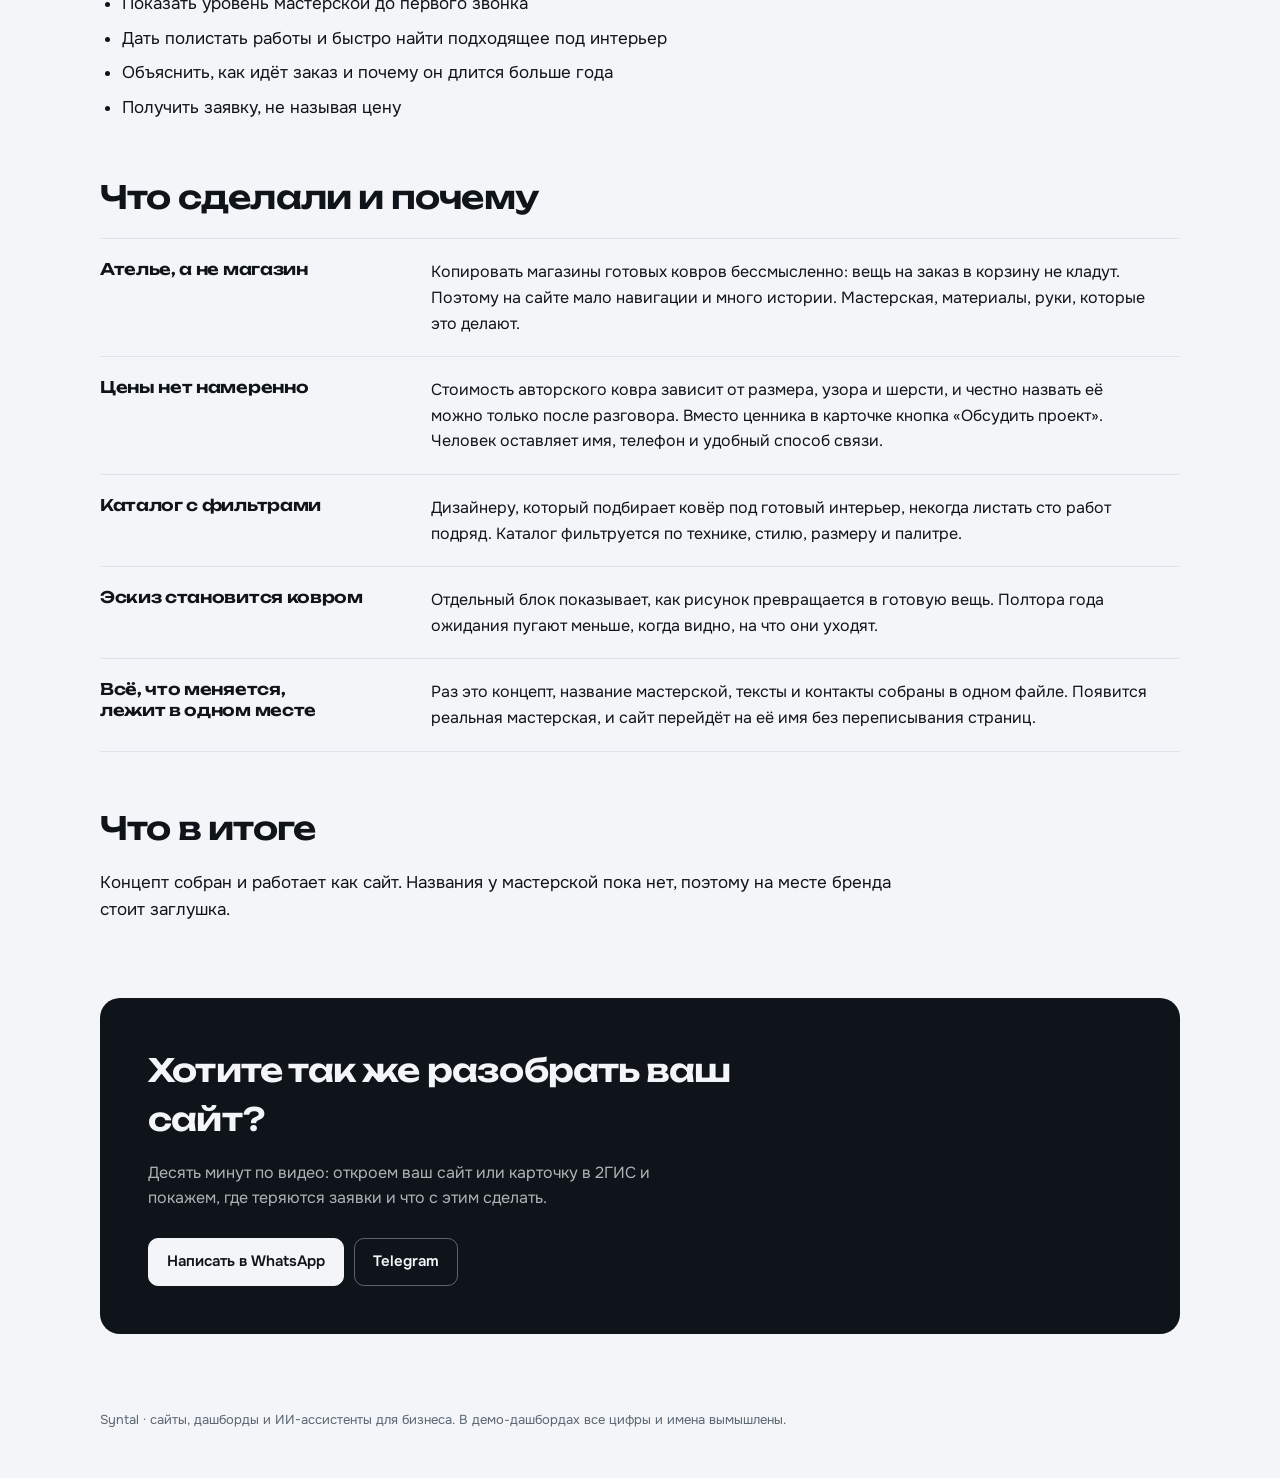
<file: cases/carpets.html>
<!doctype html>
<html lang="ru">
<head>
<meta charset="utf-8">
<meta name="viewport" content="width=device-width, initial-scale=1">
<title>Ковры на заказ — Syntal</title>
<meta name="description" content="Концепт сайта для мастерской ковров ручной работы. Дорогая вещь, которую покупают глазами и у которой нет цены на витрине.">
<link rel="preconnect" href="https://fonts.googleapis.com"><link rel="stylesheet" href="https://fonts.googleapis.com/css2?family=JetBrains+Mono:wght@400;600&family=Onest:wght@400;500;600&family=Unbounded:wght@500;600&display=swap">
<link rel="icon" href="../favicon.ico" sizes="48x48">
<link rel="icon" type="image/png" sizes="32x32" href="../favicon-32.png">
<link rel="icon" type="image/png" sizes="192x192" href="../favicon-192.png">
<link rel="apple-touch-icon" href="../apple-touch-icon.png">
<link rel="stylesheet" href="../styles.css">
</head>
<body>
<header class="top"><div class="wrap">
  <a class="brand" href="../index.html">Syntal<i>.</i></a>
  <nav class="nav"><a href="../index.html#calc">Калькулятор</a><a href="../index.html#sites">Сайты</a><a href="../index.html#dashboards">Дашборды и системы</a><a href="../index.html#contacts">Контакты</a></nav>
  <a class="btn small" href="../index.html#contacts">Обсудить проект</a>
</div></header>
<main><div class="wrap">
  <a class="crumb" href="../index.html#sites">← Все сайты</a>
  <div class="case-hero"><span class="tag">Ручная работа · концепт</span><h1 style="margin-top:14px">Ковры на заказ: концепт сайта для мастерской ручной работы</h1><p class="lede">Это концепт. Мы взяли задачу, которую в рунете почти никто не решил: продать через сайт вещь, у которой нет цены на витрине.</p>
  <div class="hero-actions"><a class="btn ghost" href="https://dagestan-carpets.vercel.app/" target="_blank" rel="noopener">Открыть сайт ↗</a></div></div>
  <div class="frame-wide"><div class="frame"><div class="frame-bar"><i></i><i></i><i></i><span>dagestan-carpets.vercel.app</span></div><div class="slides"><img src="../assets/shots/carpets-1.jpg" alt="Ковры на заказ, экран 1" width="1440" height="900"><img src="../assets/shots/carpets-2.jpg" alt="Ковры на заказ, экран 2" loading="lazy" width="1440" height="900"><img src="../assets/shots/carpets-3.jpg" alt="Ковры на заказ, экран 3" loading="lazy" width="1440" height="900"><img src="../assets/shots/carpets-5.jpg" alt="Ковры на заказ, экран 4" loading="lazy" width="1440" height="900"></div><div class="dots"></div></div></div>
  <section class="tight"><h2>С чего начали</h2><div class="story"><p>Представьте мастерскую в Дагестане, где ковёр ткут вручную от полугода до полутора лет, а стоит он от 800 тысяч рублей. Покупают такие ковры люди, которые обставляют дом с дизайнером, и сами дизайнеры. Находят мастерскую по знакомству или в Instagram.</p><p>Сайта нет, и для покупателя такого уровня это тревожный знак. Показать заказчику нечего, оценить мастерскую до разговора нельзя. А рядом работают магазины с тысячами готовых ковров, ценниками и корзиной.</p></div></section>
  <section class="tight"><h2>Что нужно было решить</h2><ul class="tasks"><li>Показать уровень мастерской до первого звонка</li><li>Дать полистать работы и быстро найти подходящее под интерьер</li><li>Объяснить, как идёт заказ и почему он длится больше года</li><li>Получить заявку, не называя цену</li></ul></section>
  <section class="tight"><h2>Что сделали и почему</h2><div class="decisions"><div class="decision"><h3>Ателье, а не магазин</h3><p>Копировать магазины готовых ковров бессмысленно: вещь на заказ в корзину не кладут. Поэтому на сайте мало навигации и много истории. Мастерская, материалы, руки, которые это делают.</p></div><div class="decision"><h3>Цены нет намеренно</h3><p>Стоимость авторского ковра зависит от размера, узора и шерсти, и честно назвать её можно только после разговора. Вместо ценника в карточке кнопка «Обсудить проект». Человек оставляет имя, телефон и удобный способ связи.</p></div><div class="decision"><h3>Каталог с фильтрами</h3><p>Дизайнеру, который подбирает ковёр под готовый интерьер, некогда листать сто работ подряд. Каталог фильтруется по технике, стилю, размеру и палитре.</p></div><div class="decision"><h3>Эскиз становится ковром</h3><p>Отдельный блок показывает, как рисунок превращается в готовую вещь. Полтора года ожидания пугают меньше, когда видно, на что они уходят.</p></div><div class="decision"><h3>Всё, что меняется, лежит в одном месте</h3><p>Раз это концепт, название мастерской, тексты и контакты собраны в одном файле. Появится реальная мастерская, и сайт перейдёт на её имя без переписывания страниц.</p></div></div></section>
  <section class="tight"><h2>Что в итоге</h2><div class="story"><p>Концепт собран и работает как сайт. Названия у мастерской пока нет, поэтому на месте бренда стоит заглушка.</p></div></section>
  <section><div class="cta"><h2>Хотите так же разобрать ваш сайт?</h2><p>Десять минут по видео: откроем ваш сайт или карточку в 2ГИС и покажем, где теряются заявки и что с этим сделать.</p><div class="hero-actions"><a class="btn " href="https://wa.me/79285137450" target="_blank" rel="noopener">Написать в WhatsApp</a><a class="btn ghost " href="https://t.me/iapheth" target="_blank" rel="noopener">Telegram</a></div></div></section>
</div></main>
<footer><div class="wrap">Syntal · сайты, дашборды и ИИ-ассистенты для бизнеса. В демо-дашбордах все цифры и имена вымышлены.</div></footer>
<script src="../demo.js"></script>
</body>
</html>
</file>
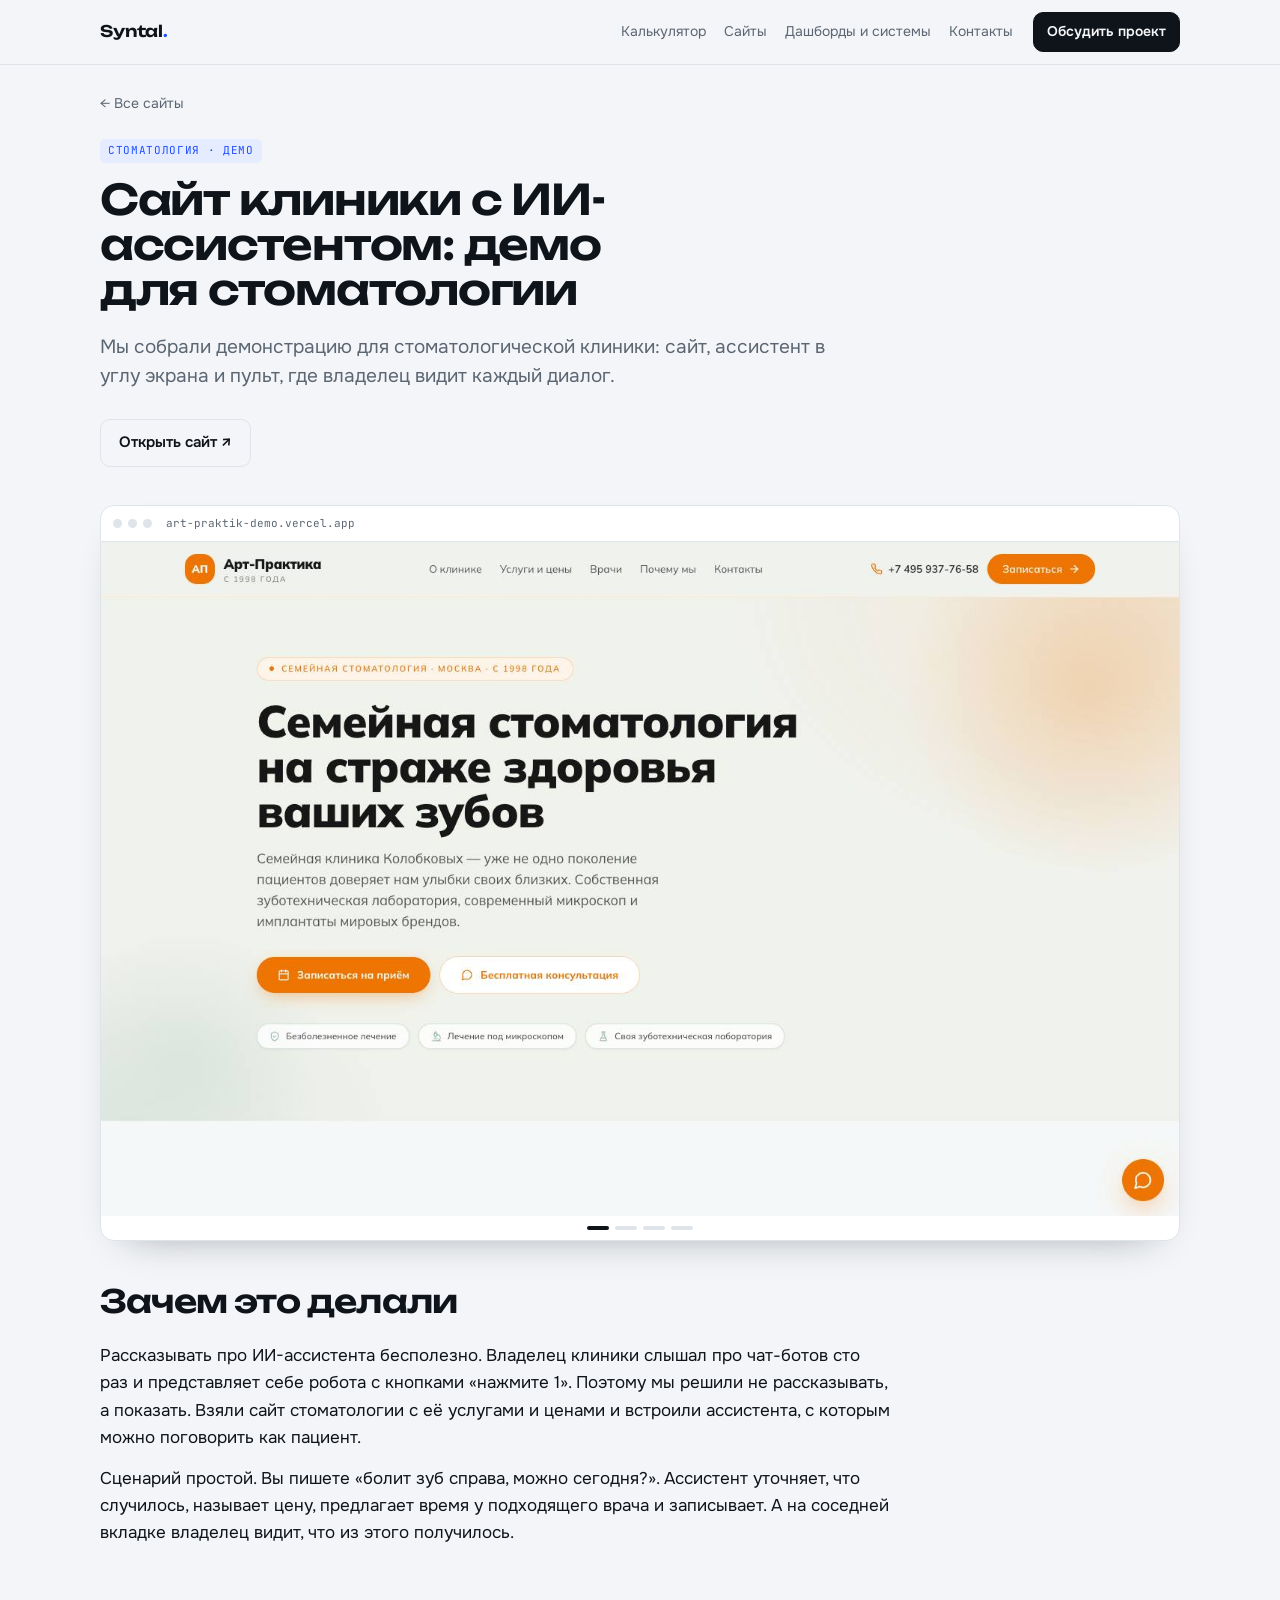
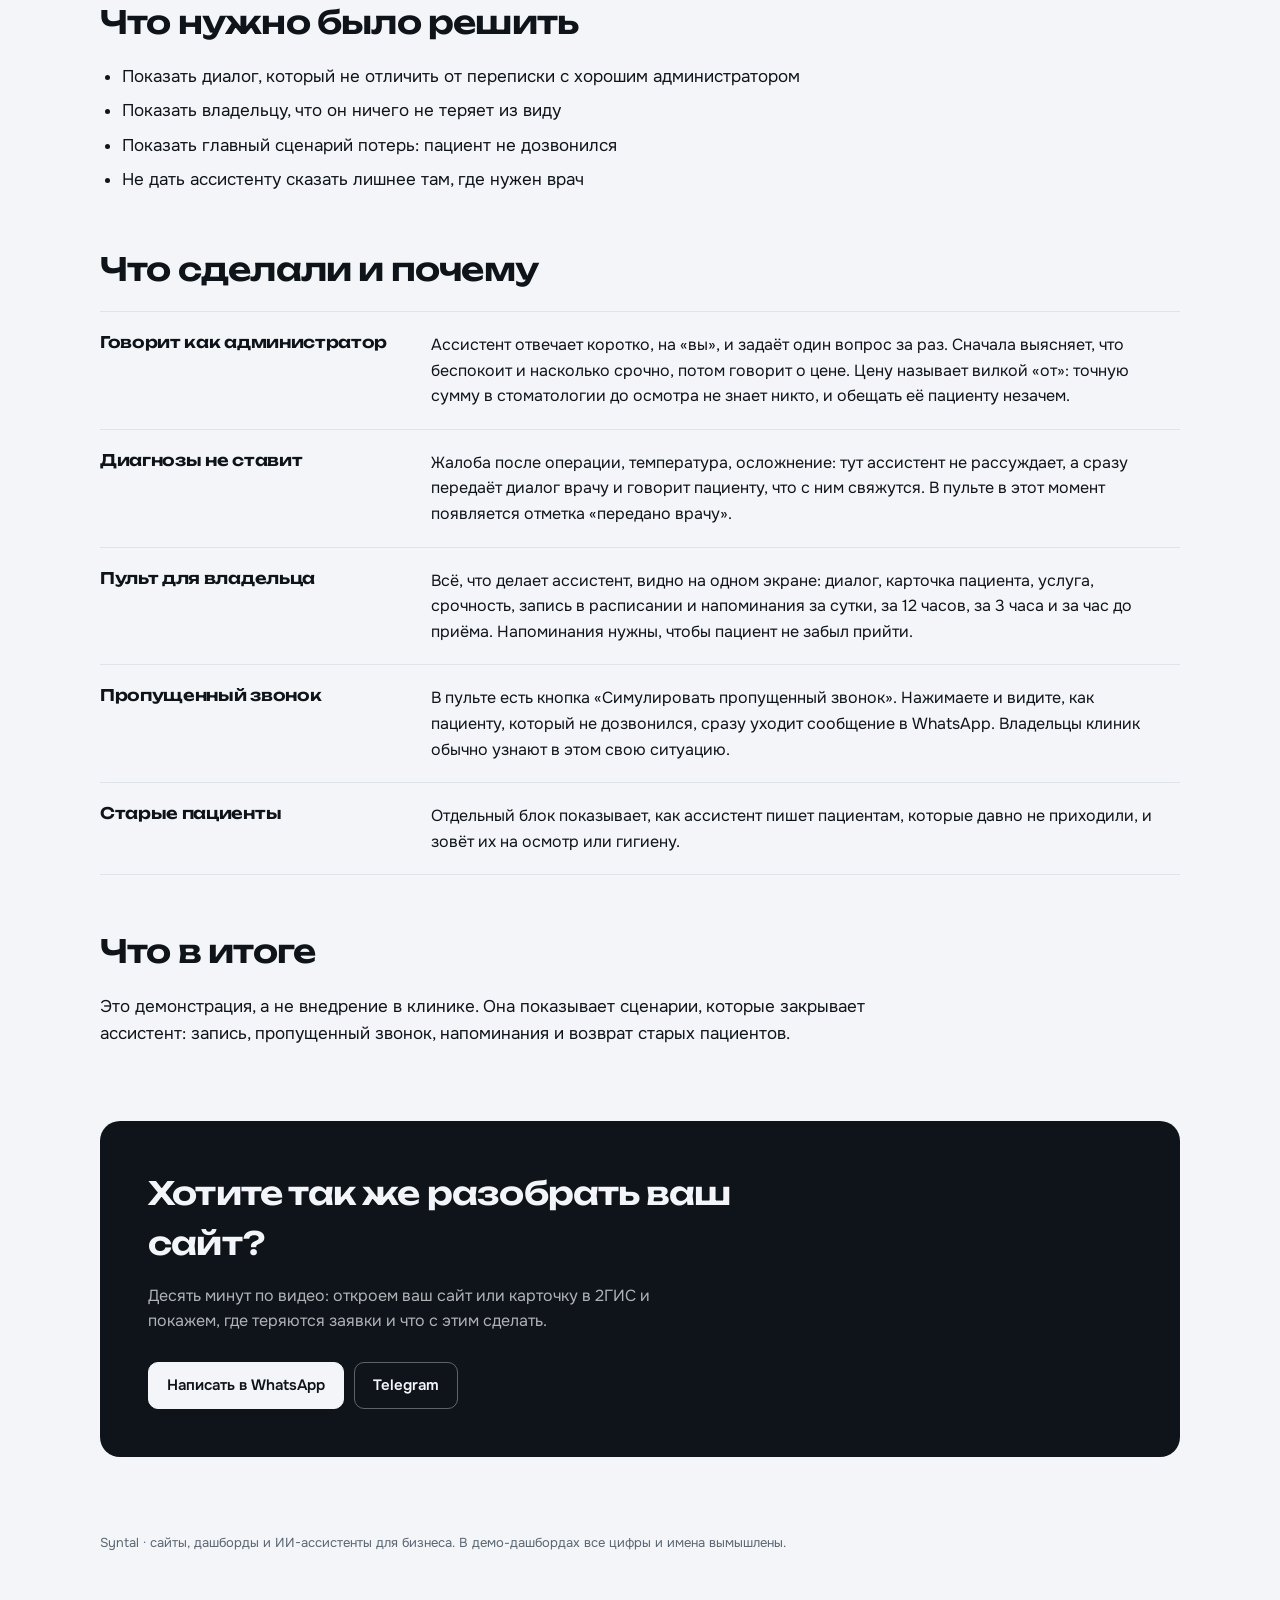
<file: cases/clinic.html>
<!doctype html>
<html lang="ru">
<head>
<meta charset="utf-8">
<meta name="viewport" content="width=device-width, initial-scale=1">
<title>Сайт клиники с ИИ-ассистентом — Syntal</title>
<meta name="description" content="Демо для стоматологии: сайт, ассистент в углу экрана и пульт, где владелец видит каждый диалог.">
<link rel="preconnect" href="https://fonts.googleapis.com"><link rel="stylesheet" href="https://fonts.googleapis.com/css2?family=JetBrains+Mono:wght@400;600&family=Onest:wght@400;500;600&family=Unbounded:wght@500;600&display=swap">
<link rel="icon" href="../favicon.ico" sizes="48x48">
<link rel="icon" type="image/png" sizes="32x32" href="../favicon-32.png">
<link rel="icon" type="image/png" sizes="192x192" href="../favicon-192.png">
<link rel="apple-touch-icon" href="../apple-touch-icon.png">
<link rel="stylesheet" href="../styles.css">
</head>
<body>
<header class="top"><div class="wrap">
  <a class="brand" href="../index.html">Syntal<i>.</i></a>
  <nav class="nav"><a href="../index.html#calc">Калькулятор</a><a href="../index.html#sites">Сайты</a><a href="../index.html#dashboards">Дашборды и системы</a><a href="../index.html#contacts">Контакты</a></nav>
  <a class="btn small" href="../index.html#contacts">Обсудить проект</a>
</div></header>
<main><div class="wrap">
  <a class="crumb" href="../index.html#sites">← Все сайты</a>
  <div class="case-hero"><span class="tag">Стоматология · демо</span><h1 style="margin-top:14px">Сайт клиники с ИИ-ассистентом: демо для стоматологии</h1><p class="lede">Мы собрали демонстрацию для стоматологической клиники: сайт, ассистент в углу экрана и пульт, где владелец видит каждый диалог.</p>
  <div class="hero-actions"><a class="btn ghost" href="https://art-praktik-demo.vercel.app/" target="_blank" rel="noopener">Открыть сайт ↗</a></div></div>
  <div class="frame-wide"><div class="frame"><div class="frame-bar"><i></i><i></i><i></i><span>art-praktik-demo.vercel.app</span></div><div class="slides"><img src="../assets/shots/artpraktika-1.jpg" alt="Сайт клиники с ИИ-ассистентом, экран 1" width="1440" height="900"><img src="../assets/shots/artpraktika-2.jpg" alt="Сайт клиники с ИИ-ассистентом, экран 2" loading="lazy" width="1440" height="900"><img src="../assets/shots/artpraktika-4.jpg" alt="Сайт клиники с ИИ-ассистентом, экран 3" loading="lazy" width="1440" height="900"><img src="../assets/shots/artpraktika-5.jpg" alt="Сайт клиники с ИИ-ассистентом, экран 4" loading="lazy" width="1440" height="900"></div><div class="dots"></div></div></div>
  <section class="tight"><h2>Зачем это делали</h2><div class="story"><p>Рассказывать про ИИ-ассистента бесполезно. Владелец клиники слышал про чат-ботов сто раз и представляет себе робота с кнопками «нажмите 1». Поэтому мы решили не рассказывать, а показать. Взяли сайт стоматологии с её услугами и ценами и встроили ассистента, с которым можно поговорить как пациент.</p><p>Сценарий простой. Вы пишете «болит зуб справа, можно сегодня?». Ассистент уточняет, что случилось, называет цену, предлагает время у подходящего врача и записывает. А на соседней вкладке владелец видит, что из этого получилось.</p></div></section>
  <section class="tight"><h2>Что нужно было решить</h2><ul class="tasks"><li>Показать диалог, который не отличить от переписки с хорошим администратором</li><li>Показать владельцу, что он ничего не теряет из виду</li><li>Показать главный сценарий потерь: пациент не дозвонился</li><li>Не дать ассистенту сказать лишнее там, где нужен врач</li></ul></section>
  <section class="tight"><h2>Что сделали и почему</h2><div class="decisions"><div class="decision"><h3>Говорит как администратор</h3><p>Ассистент отвечает коротко, на «вы», и задаёт один вопрос за раз. Сначала выясняет, что беспокоит и насколько срочно, потом говорит о цене. Цену называет вилкой «от»: точную сумму в стоматологии до осмотра не знает никто, и обещать её пациенту незачем.</p></div><div class="decision"><h3>Диагнозы не ставит</h3><p>Жалоба после операции, температура, осложнение: тут ассистент не рассуждает, а сразу передаёт диалог врачу и говорит пациенту, что с ним свяжутся. В пульте в этот момент появляется отметка «передано врачу».</p></div><div class="decision"><h3>Пульт для владельца</h3><p>Всё, что делает ассистент, видно на одном экране: диалог, карточка пациента, услуга, срочность, запись в расписании и напоминания за сутки, за 12 часов, за 3 часа и за час до приёма. Напоминания нужны, чтобы пациент не забыл прийти.</p></div><div class="decision"><h3>Пропущенный звонок</h3><p>В пульте есть кнопка «Симулировать пропущенный звонок». Нажимаете и видите, как пациенту, который не дозвонился, сразу уходит сообщение в WhatsApp. Владельцы клиник обычно узнают в этом свою ситуацию.</p></div><div class="decision"><h3>Старые пациенты</h3><p>Отдельный блок показывает, как ассистент пишет пациентам, которые давно не приходили, и зовёт их на осмотр или гигиену.</p></div></div></section>
  <section class="tight"><h2>Что в итоге</h2><div class="story"><p>Это демонстрация, а не внедрение в клинике. Она показывает сценарии, которые закрывает ассистент: запись, пропущенный звонок, напоминания и возврат старых пациентов.</p></div></section>
  <section><div class="cta"><h2>Хотите так же разобрать ваш сайт?</h2><p>Десять минут по видео: откроем ваш сайт или карточку в 2ГИС и покажем, где теряются заявки и что с этим сделать.</p><div class="hero-actions"><a class="btn " href="https://wa.me/79285137450" target="_blank" rel="noopener">Написать в WhatsApp</a><a class="btn ghost " href="https://t.me/iapheth" target="_blank" rel="noopener">Telegram</a></div></div></section>
</div></main>
<footer><div class="wrap">Syntal · сайты, дашборды и ИИ-ассистенты для бизнеса. В демо-дашбордах все цифры и имена вымышлены.</div></footer>
<script src="../demo.js"></script>
</body>
</html>
</file>
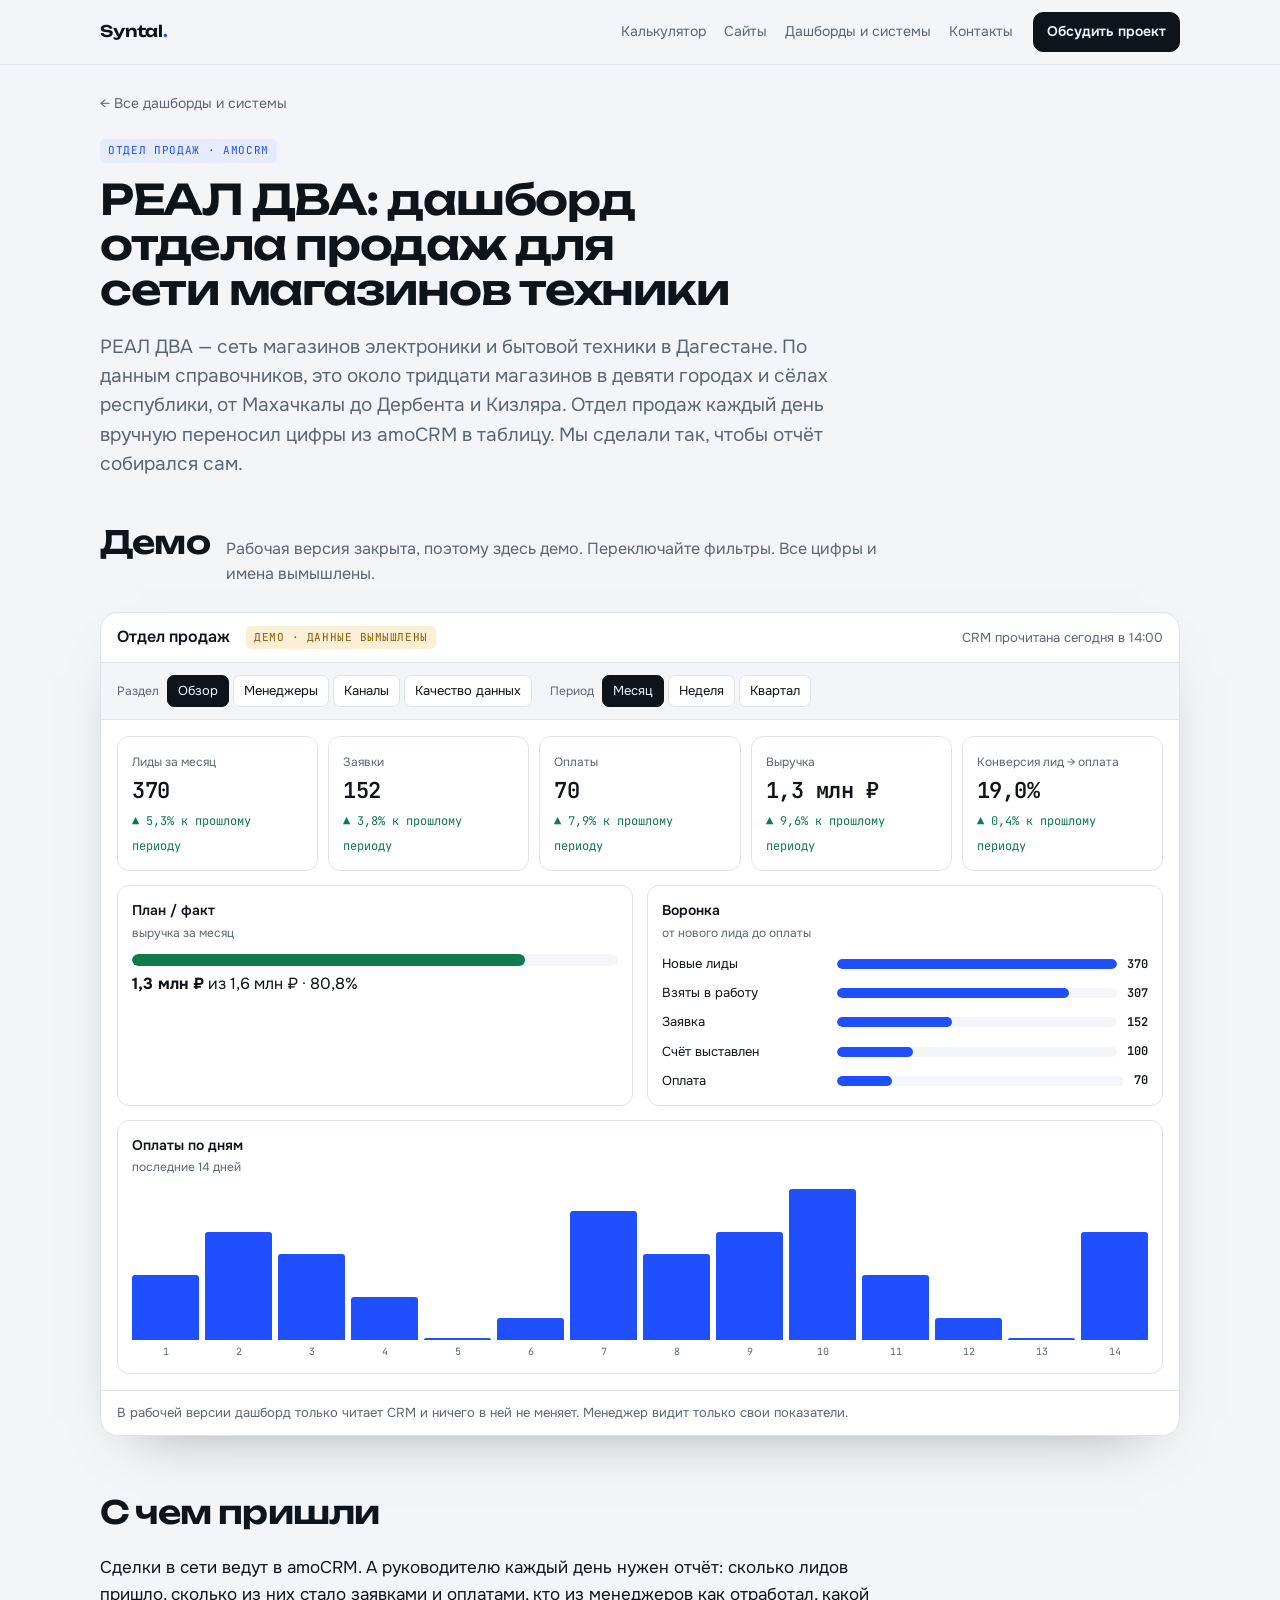
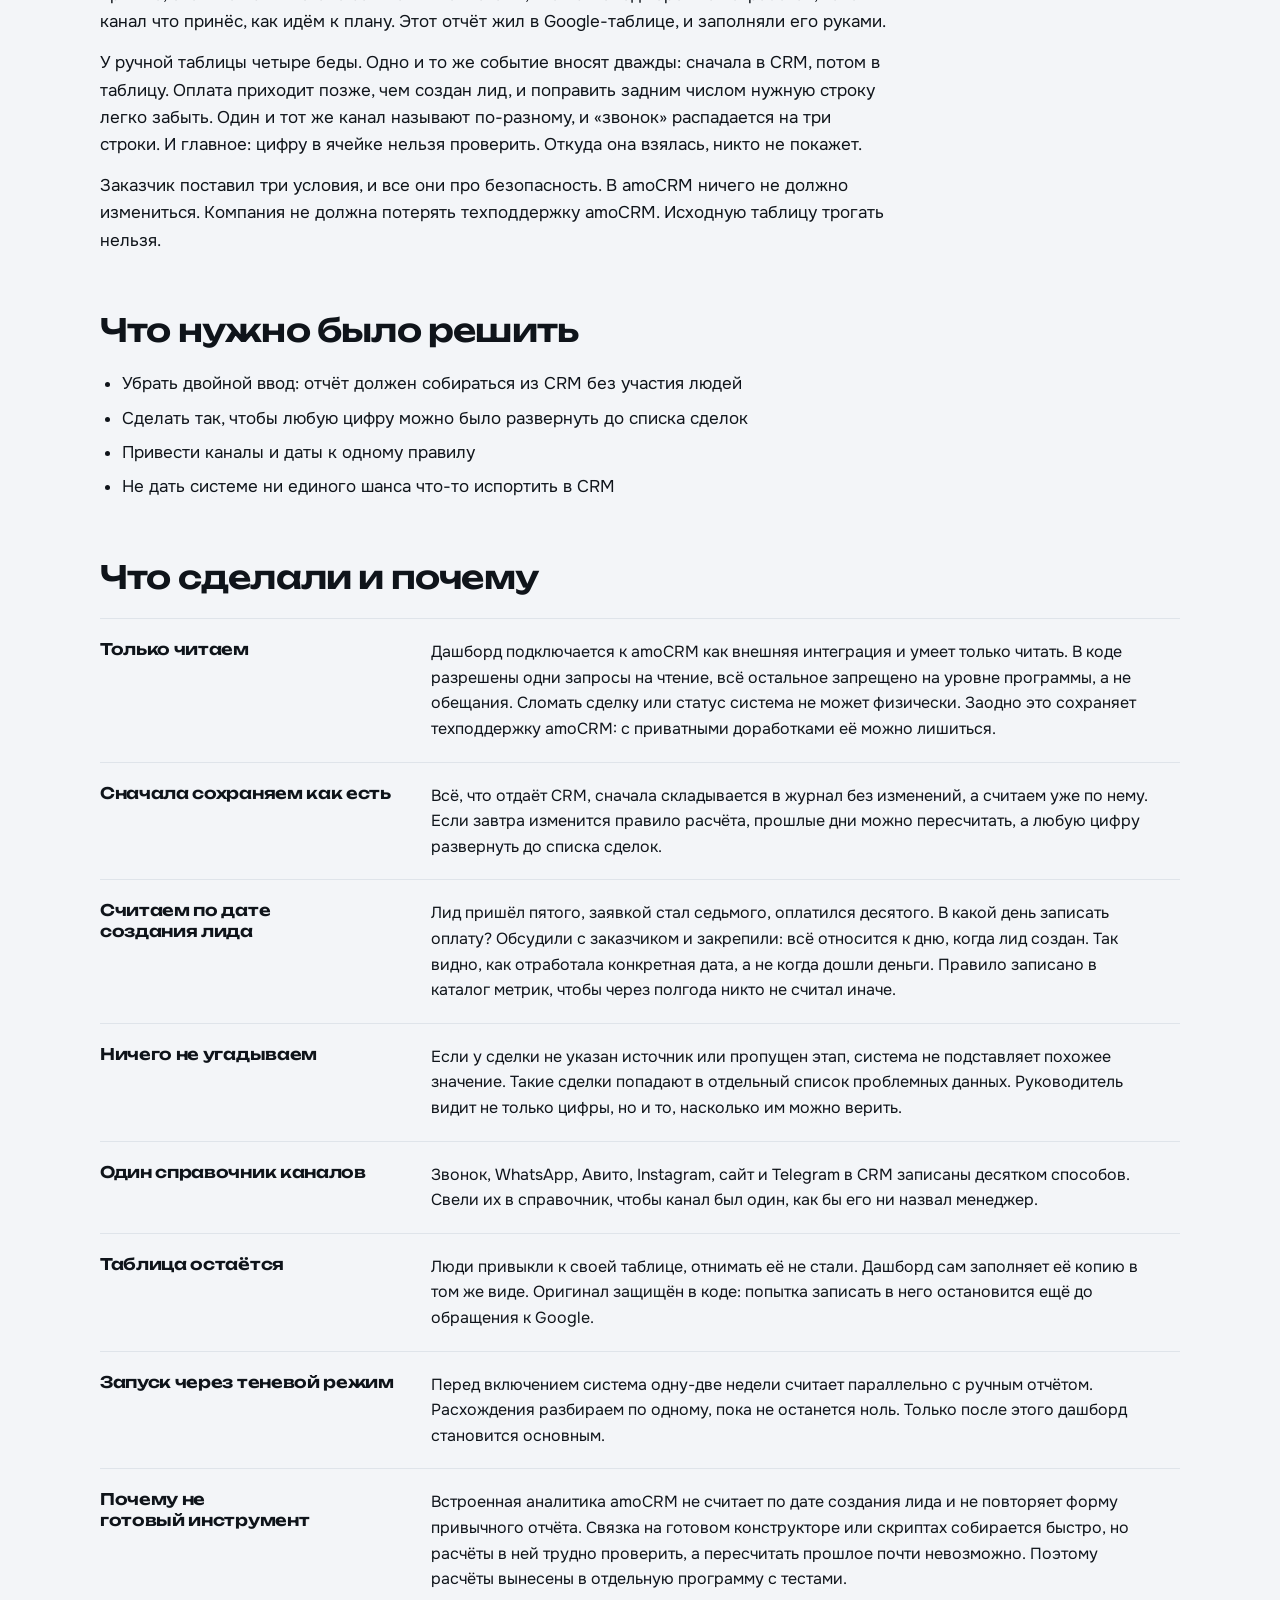
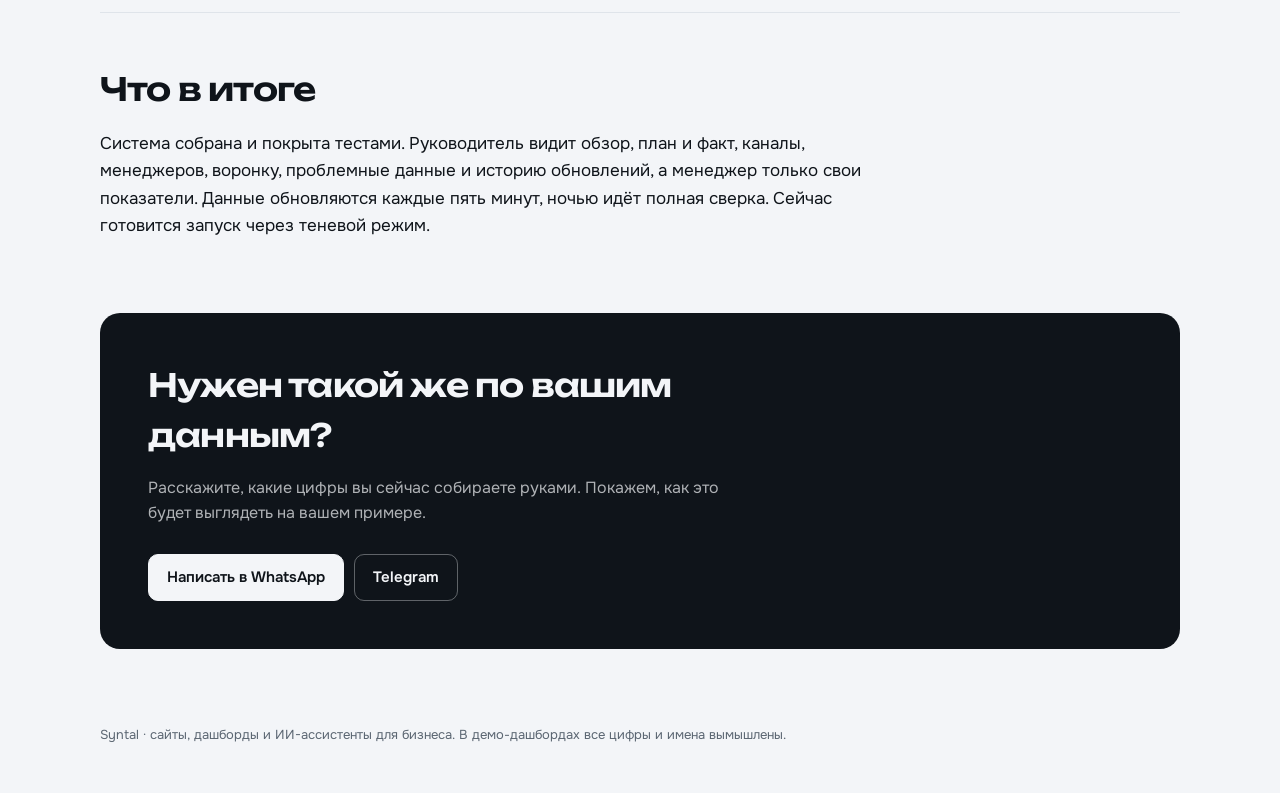
<file: cases/crm.html>
<!doctype html>
<html lang="ru"><head><meta charset="utf-8"><meta http-equiv="refresh" content="0; url=real2.html"><link rel="canonical" href="real2.html"><title>Страница переехала</title></head><body><p><a href="real2.html">Страница переехала. Открыть</a></p></body></html>
</file>
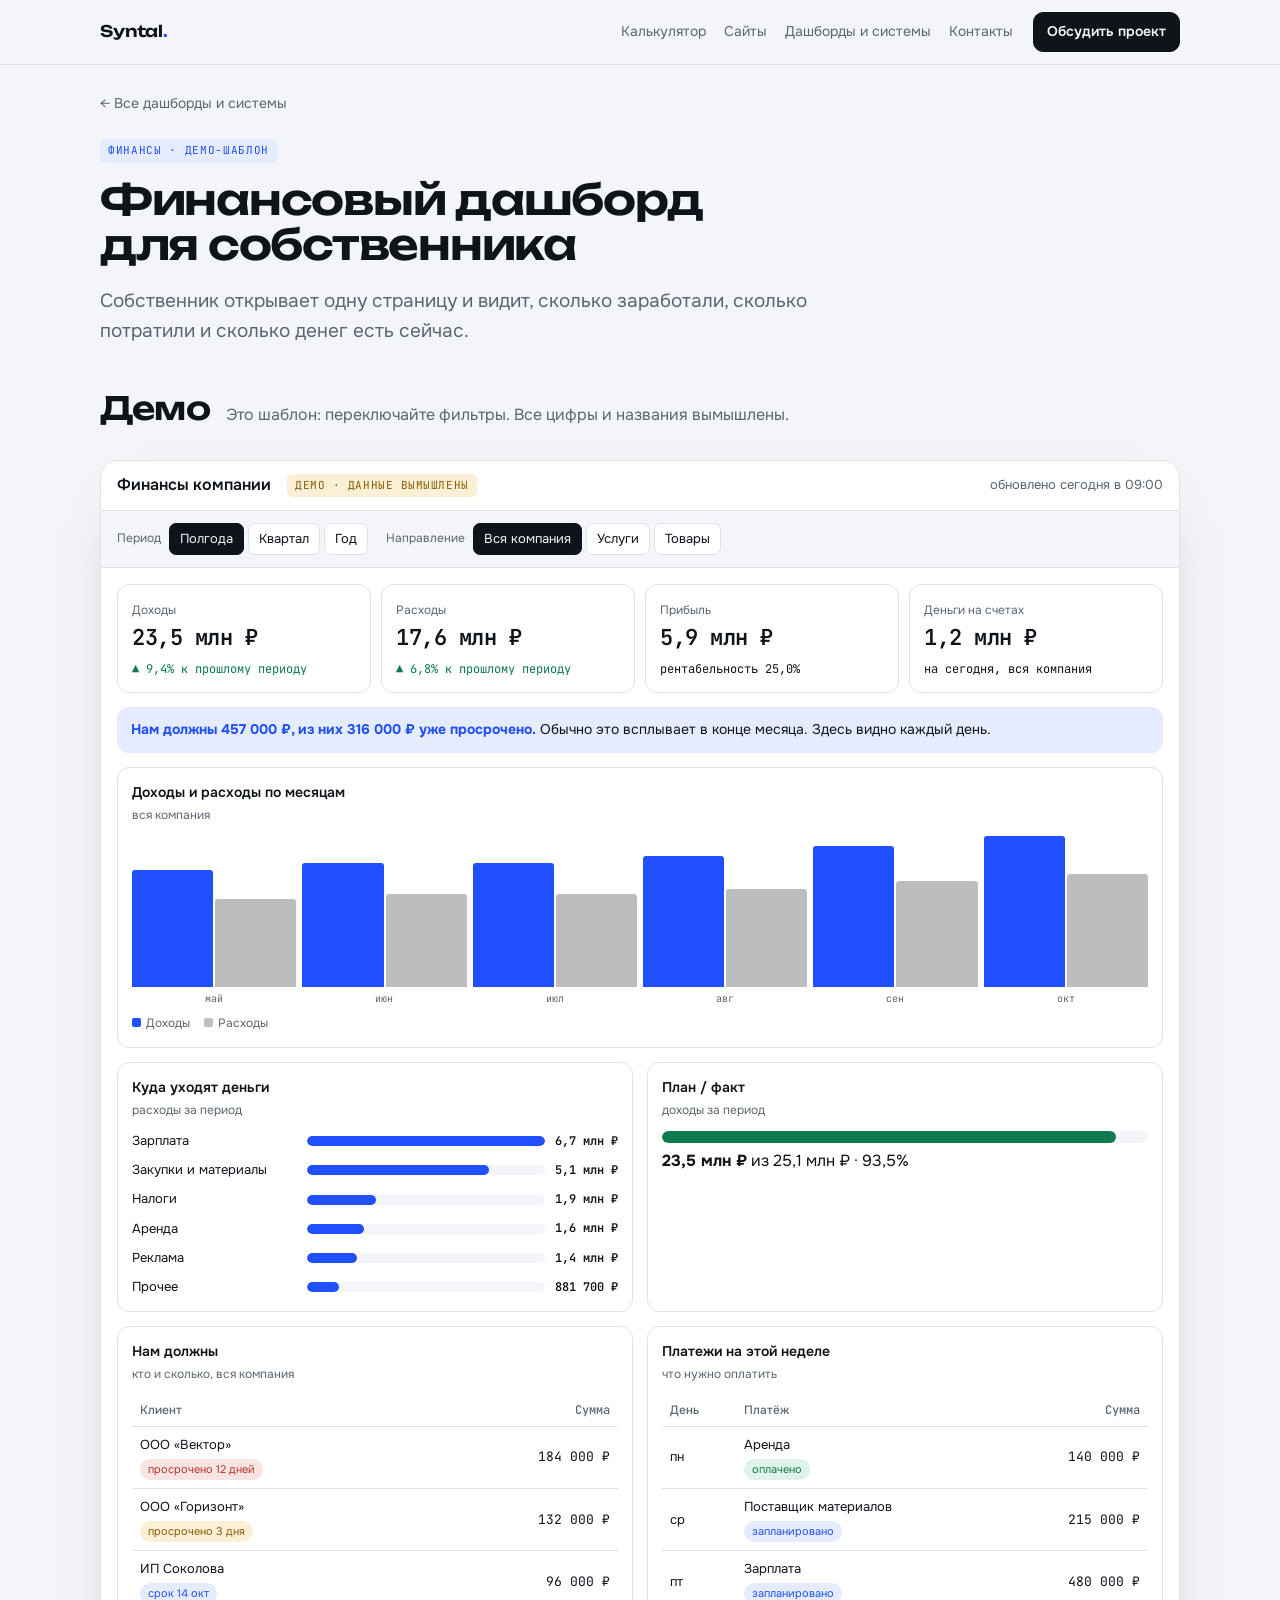
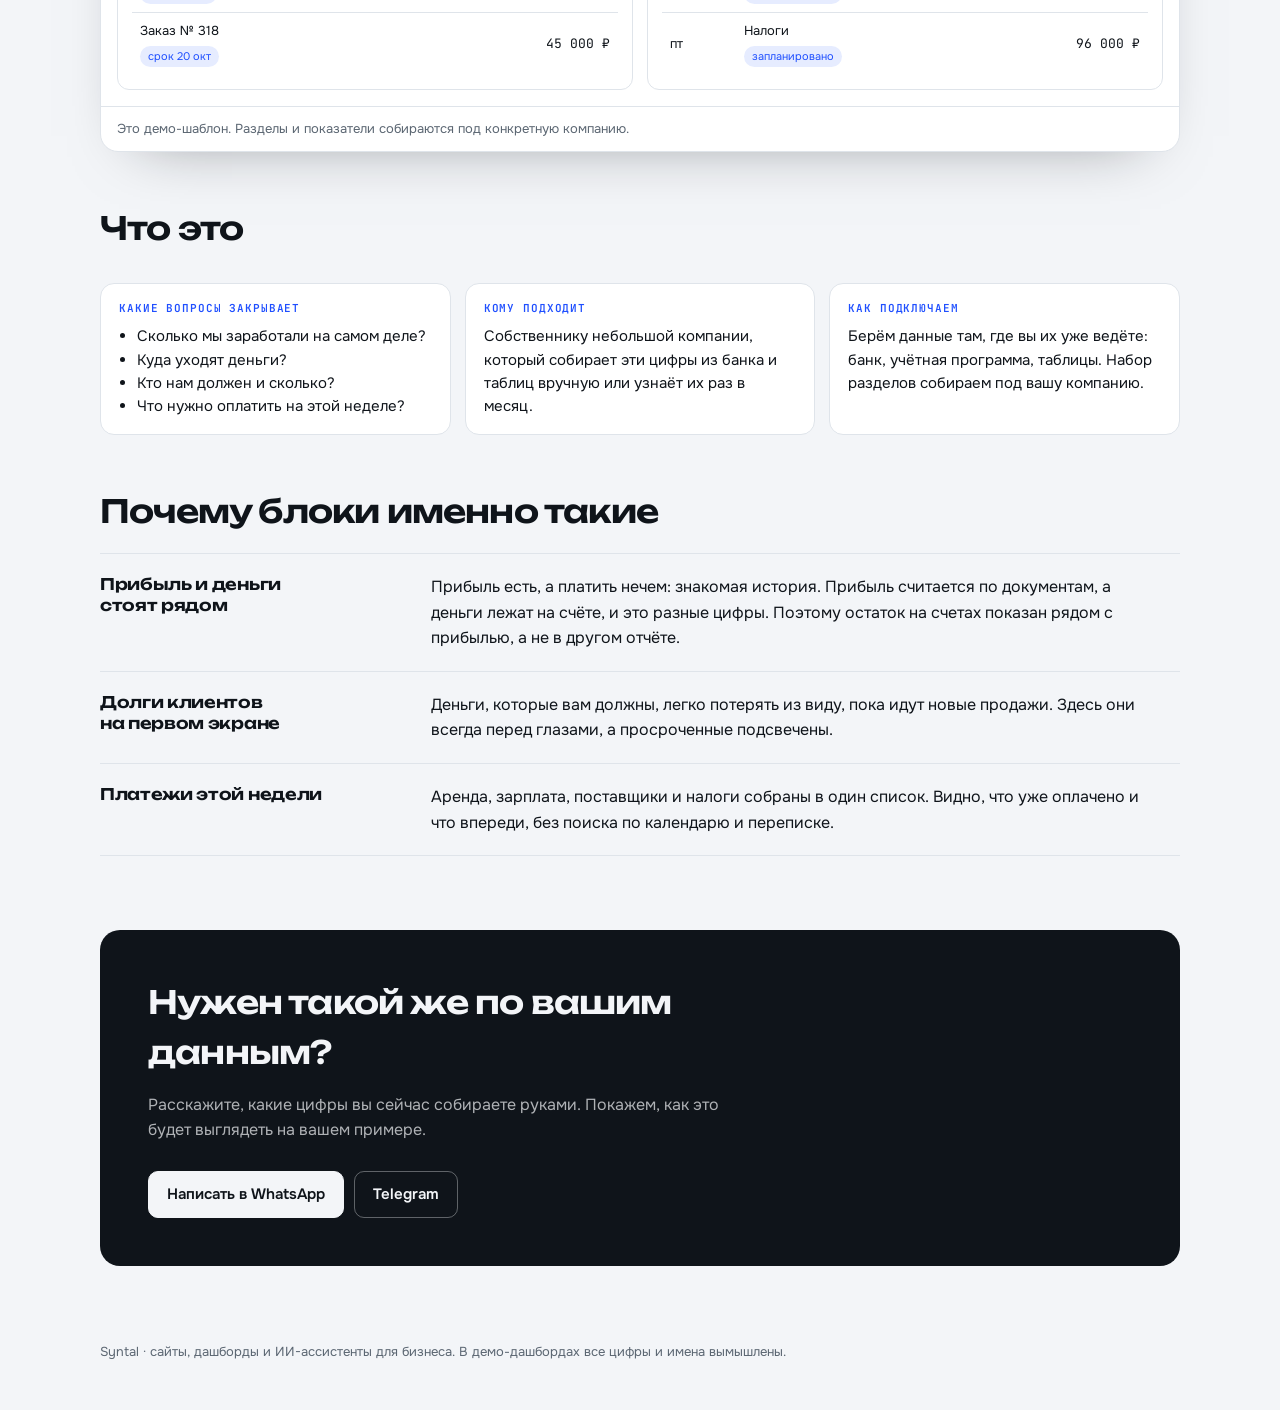
<file: cases/finance.html>
<!doctype html>
<html lang="ru">
<head>
<meta charset="utf-8">
<meta name="viewport" content="width=device-width, initial-scale=1">
<title>Финансовый дашборд для собственника — Syntal</title>
<meta name="description" content="Доходы, расходы, прибыль и деньги на счетах в одном окне. Видно, кто должен вам и что платить на этой неделе.">
<link rel="preconnect" href="https://fonts.googleapis.com"><link rel="stylesheet" href="https://fonts.googleapis.com/css2?family=JetBrains+Mono:wght@400;600&family=Onest:wght@400;500;600&family=Unbounded:wght@500;600&display=swap">
<link rel="icon" href="../favicon.ico" sizes="48x48">
<link rel="icon" type="image/png" sizes="32x32" href="../favicon-32.png">
<link rel="icon" type="image/png" sizes="192x192" href="../favicon-192.png">
<link rel="apple-touch-icon" href="../apple-touch-icon.png">
<link rel="stylesheet" href="../styles.css">
</head>
<body>
<header class="top"><div class="wrap">
  <a class="brand" href="../index.html">Syntal<i>.</i></a>
  <nav class="nav"><a href="../index.html#calc">Калькулятор</a><a href="../index.html#sites">Сайты</a><a href="../index.html#dashboards">Дашборды и системы</a><a href="../index.html#contacts">Контакты</a></nav>
  <a class="btn small" href="../index.html#contacts">Обсудить проект</a>
</div></header>
<main><div class="wrap">
  <a class="crumb" href="../index.html#dashboards">← Все дашборды и системы</a>
  <div class="case-hero"><span class="tag">Финансы · демо-шаблон</span><h1 style="margin-top:14px">Финансовый дашборд для собственника</h1><p class="lede">Собственник открывает одну страницу и видит, сколько заработали, сколько потратили и сколько денег есть сейчас.</p></div>
  <section class="tight"><div class="sec-head"><h2>Демо</h2><p>Это шаблон: переключайте фильтры. Все цифры и названия вымышлены.</p></div><div class="demo" data-demo="fin"></div></section>
  <section class="tight"><h2>Что это</h2><div class="brief"><div><h3>Какие вопросы закрывает</h3><ul><li>Сколько мы заработали на самом деле?</li><li>Куда уходят деньги?</li><li>Кто нам должен и сколько?</li><li>Что нужно оплатить на этой неделе?</li></ul></div><div><h3>Кому подходит</h3><p>Собственнику небольшой компании, который собирает эти цифры из банка и таблиц вручную или узнаёт их раз в месяц.</p></div><div><h3>Как подключаем</h3><p>Берём данные там, где вы их уже ведёте: банк, учётная программа, таблицы. Набор разделов собираем под вашу компанию.</p></div></div></section>
  <section class="tight"><h2>Почему блоки именно такие</h2><div class="decisions"><div class="decision"><h3>Прибыль и деньги стоят рядом</h3><p>Прибыль есть, а платить нечем: знакомая история. Прибыль считается по документам, а деньги лежат на счёте, и это разные цифры. Поэтому остаток на счетах показан рядом с прибылью, а не в другом отчёте.</p></div><div class="decision"><h3>Долги клиентов на первом экране</h3><p>Деньги, которые вам должны, легко потерять из виду, пока идут новые продажи. Здесь они всегда перед глазами, а просроченные подсвечены.</p></div><div class="decision"><h3>Платежи этой недели</h3><p>Аренда, зарплата, поставщики и налоги собраны в один список. Видно, что уже оплачено и что впереди, без поиска по календарю и переписке.</p></div></div></section>
  <section><div class="cta"><h2>Нужен такой же по вашим данным?</h2><p>Расскажите, какие цифры вы сейчас собираете руками. Покажем, как это будет выглядеть на вашем примере.</p><div class="hero-actions"><a class="btn " href="https://wa.me/79285137450" target="_blank" rel="noopener">Написать в WhatsApp</a><a class="btn ghost " href="https://t.me/iapheth" target="_blank" rel="noopener">Telegram</a></div></div></section>
</div></main>
<footer><div class="wrap">Syntal · сайты, дашборды и ИИ-ассистенты для бизнеса. В демо-дашбордах все цифры и имена вымышлены.</div></footer>
<script src="../demo.js"></script>
</body>
</html>
</file>
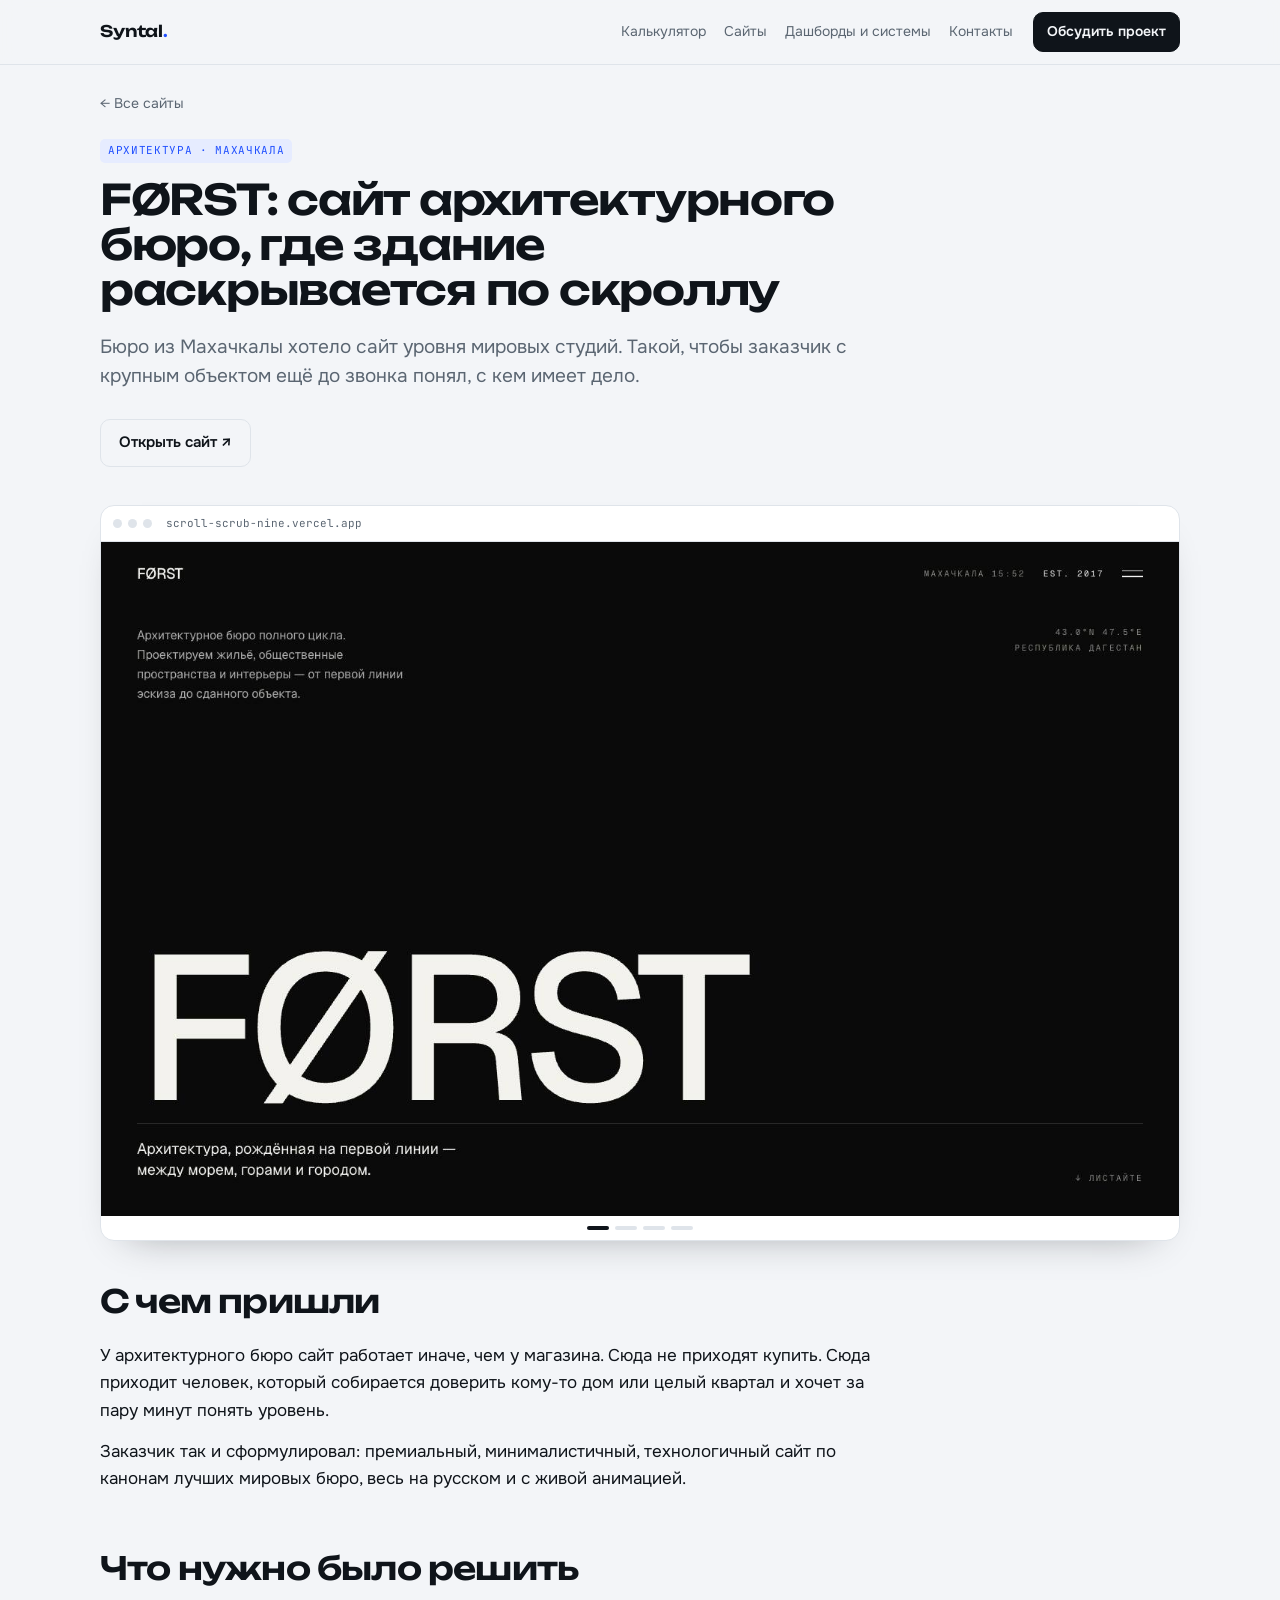
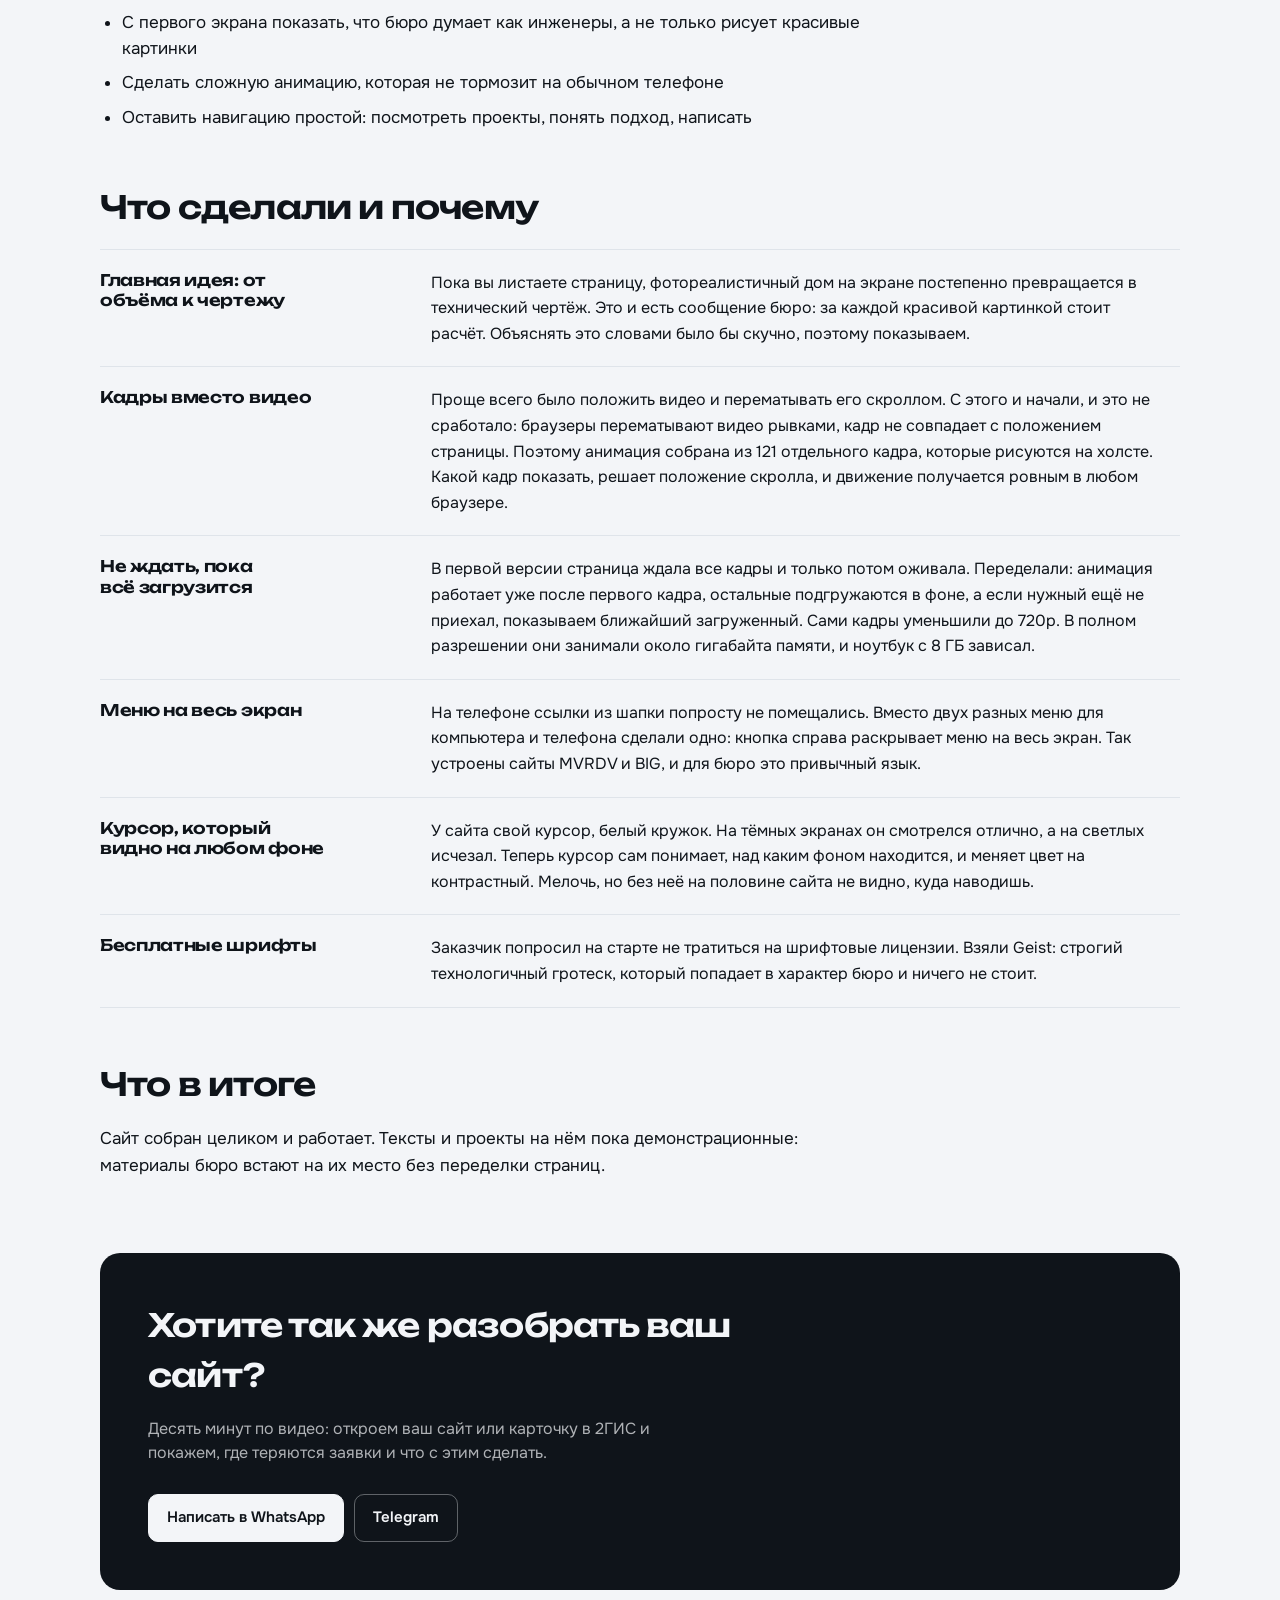
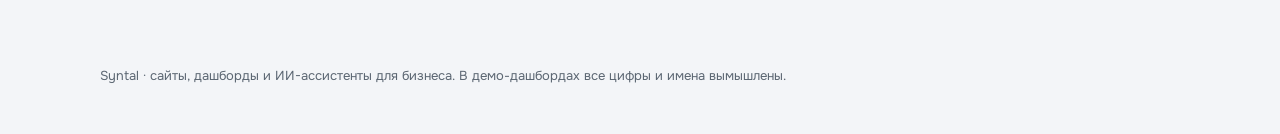
<file: cases/forst.html>
<!doctype html>
<html lang="ru">
<head>
<meta charset="utf-8">
<meta name="viewport" content="width=device-width, initial-scale=1">
<title>FØRST — Syntal</title>
<meta name="description" content="Сайт архитектурного бюро. Здесь задача другая: показать уровень, чтобы заказчик с крупным объектом захотел встретиться.">
<link rel="preconnect" href="https://fonts.googleapis.com"><link rel="stylesheet" href="https://fonts.googleapis.com/css2?family=JetBrains+Mono:wght@400;600&family=Onest:wght@400;500;600&family=Unbounded:wght@500;600&display=swap">
<link rel="icon" href="../favicon.ico" sizes="48x48">
<link rel="icon" type="image/png" sizes="32x32" href="../favicon-32.png">
<link rel="icon" type="image/png" sizes="192x192" href="../favicon-192.png">
<link rel="apple-touch-icon" href="../apple-touch-icon.png">
<link rel="stylesheet" href="../styles.css">
</head>
<body>
<header class="top"><div class="wrap">
  <a class="brand" href="../index.html">Syntal<i>.</i></a>
  <nav class="nav"><a href="../index.html#calc">Калькулятор</a><a href="../index.html#sites">Сайты</a><a href="../index.html#dashboards">Дашборды и системы</a><a href="../index.html#contacts">Контакты</a></nav>
  <a class="btn small" href="../index.html#contacts">Обсудить проект</a>
</div></header>
<main><div class="wrap">
  <a class="crumb" href="../index.html#sites">← Все сайты</a>
  <div class="case-hero"><span class="tag">Архитектура · Махачкала</span><h1 style="margin-top:14px">FØRST: сайт архитектурного бюро, где здание раскрывается по скроллу</h1><p class="lede">Бюро из Махачкалы хотело сайт уровня мировых студий. Такой, чтобы заказчик с крупным объектом ещё до звонка понял, с кем имеет дело.</p>
  <div class="hero-actions"><a class="btn ghost" href="https://scroll-scrub-nine.vercel.app/" target="_blank" rel="noopener">Открыть сайт ↗</a></div></div>
  <div class="frame-wide"><div class="frame"><div class="frame-bar"><i></i><i></i><i></i><span>scroll-scrub-nine.vercel.app</span></div><div class="slides"><img src="../assets/shots/forst-1.jpg" alt="FØRST, экран 1" width="1440" height="900"><img src="../assets/shots/forst-2.jpg" alt="FØRST, экран 2" loading="lazy" width="1440" height="900"><img src="../assets/shots/forst-3.jpg" alt="FØRST, экран 3" loading="lazy" width="1440" height="900"><img src="../assets/shots/forst-5.jpg" alt="FØRST, экран 4" loading="lazy" width="1440" height="900"></div><div class="dots"></div></div></div>
  <section class="tight"><h2>С чем пришли</h2><div class="story"><p>У архитектурного бюро сайт работает иначе, чем у магазина. Сюда не приходят купить. Сюда приходит человек, который собирается доверить кому-то дом или целый квартал и хочет за пару минут понять уровень.</p><p>Заказчик так и сформулировал: премиальный, минималистичный, технологичный сайт по канонам лучших мировых бюро, весь на русском и с живой анимацией.</p></div></section>
  <section class="tight"><h2>Что нужно было решить</h2><ul class="tasks"><li>С первого экрана показать, что бюро думает как инженеры, а не только рисует красивые картинки</li><li>Сделать сложную анимацию, которая не тормозит на обычном телефоне</li><li>Оставить навигацию простой: посмотреть проекты, понять подход, написать</li></ul></section>
  <section class="tight"><h2>Что сделали и почему</h2><div class="decisions"><div class="decision"><h3>Главная идея: от объёма к чертежу</h3><p>Пока вы листаете страницу, фотореалистичный дом на экране постепенно превращается в технический чертёж. Это и есть сообщение бюро: за каждой красивой картинкой стоит расчёт. Объяснять это словами было бы скучно, поэтому показываем.</p></div><div class="decision"><h3>Кадры вместо видео</h3><p>Проще всего было положить видео и перематывать его скроллом. С этого и начали, и это не сработало: браузеры перематывают видео рывками, кадр не совпадает с положением страницы. Поэтому анимация собрана из 121 отдельного кадра, которые рисуются на холсте. Какой кадр показать, решает положение скролла, и движение получается ровным в любом браузере.</p></div><div class="decision"><h3>Не ждать, пока всё загрузится</h3><p>В первой версии страница ждала все кадры и только потом оживала. Переделали: анимация работает уже после первого кадра, остальные подгружаются в фоне, а если нужный ещё не приехал, показываем ближайший загруженный. Сами кадры уменьшили до 720p. В полном разрешении они занимали около гигабайта памяти, и ноутбук с 8 ГБ зависал.</p></div><div class="decision"><h3>Меню на весь экран</h3><p>На телефоне ссылки из шапки попросту не помещались. Вместо двух разных меню для компьютера и телефона сделали одно: кнопка справа раскрывает меню на весь экран. Так устроены сайты MVRDV и BIG, и для бюро это привычный язык.</p></div><div class="decision"><h3>Курсор, который видно на любом фоне</h3><p>У сайта свой курсор, белый кружок. На тёмных экранах он смотрелся отлично, а на светлых исчезал. Теперь курсор сам понимает, над каким фоном находится, и меняет цвет на контрастный. Мелочь, но без неё на половине сайта не видно, куда наводишь.</p></div><div class="decision"><h3>Бесплатные шрифты</h3><p>Заказчик попросил на старте не тратиться на шрифтовые лицензии. Взяли Geist: строгий технологичный гротеск, который попадает в характер бюро и ничего не стоит.</p></div></div></section>
  <section class="tight"><h2>Что в итоге</h2><div class="story"><p>Сайт собран целиком и работает. Тексты и проекты на нём пока демонстрационные: материалы бюро встают на их место без переделки страниц.</p></div></section>
  <section><div class="cta"><h2>Хотите так же разобрать ваш сайт?</h2><p>Десять минут по видео: откроем ваш сайт или карточку в 2ГИС и покажем, где теряются заявки и что с этим сделать.</p><div class="hero-actions"><a class="btn " href="https://wa.me/79285137450" target="_blank" rel="noopener">Написать в WhatsApp</a><a class="btn ghost " href="https://t.me/iapheth" target="_blank" rel="noopener">Telegram</a></div></div></section>
</div></main>
<footer><div class="wrap">Syntal · сайты, дашборды и ИИ-ассистенты для бизнеса. В демо-дашбордах все цифры и имена вымышлены.</div></footer>
<script src="../demo.js"></script>
</body>
</html>
</file>
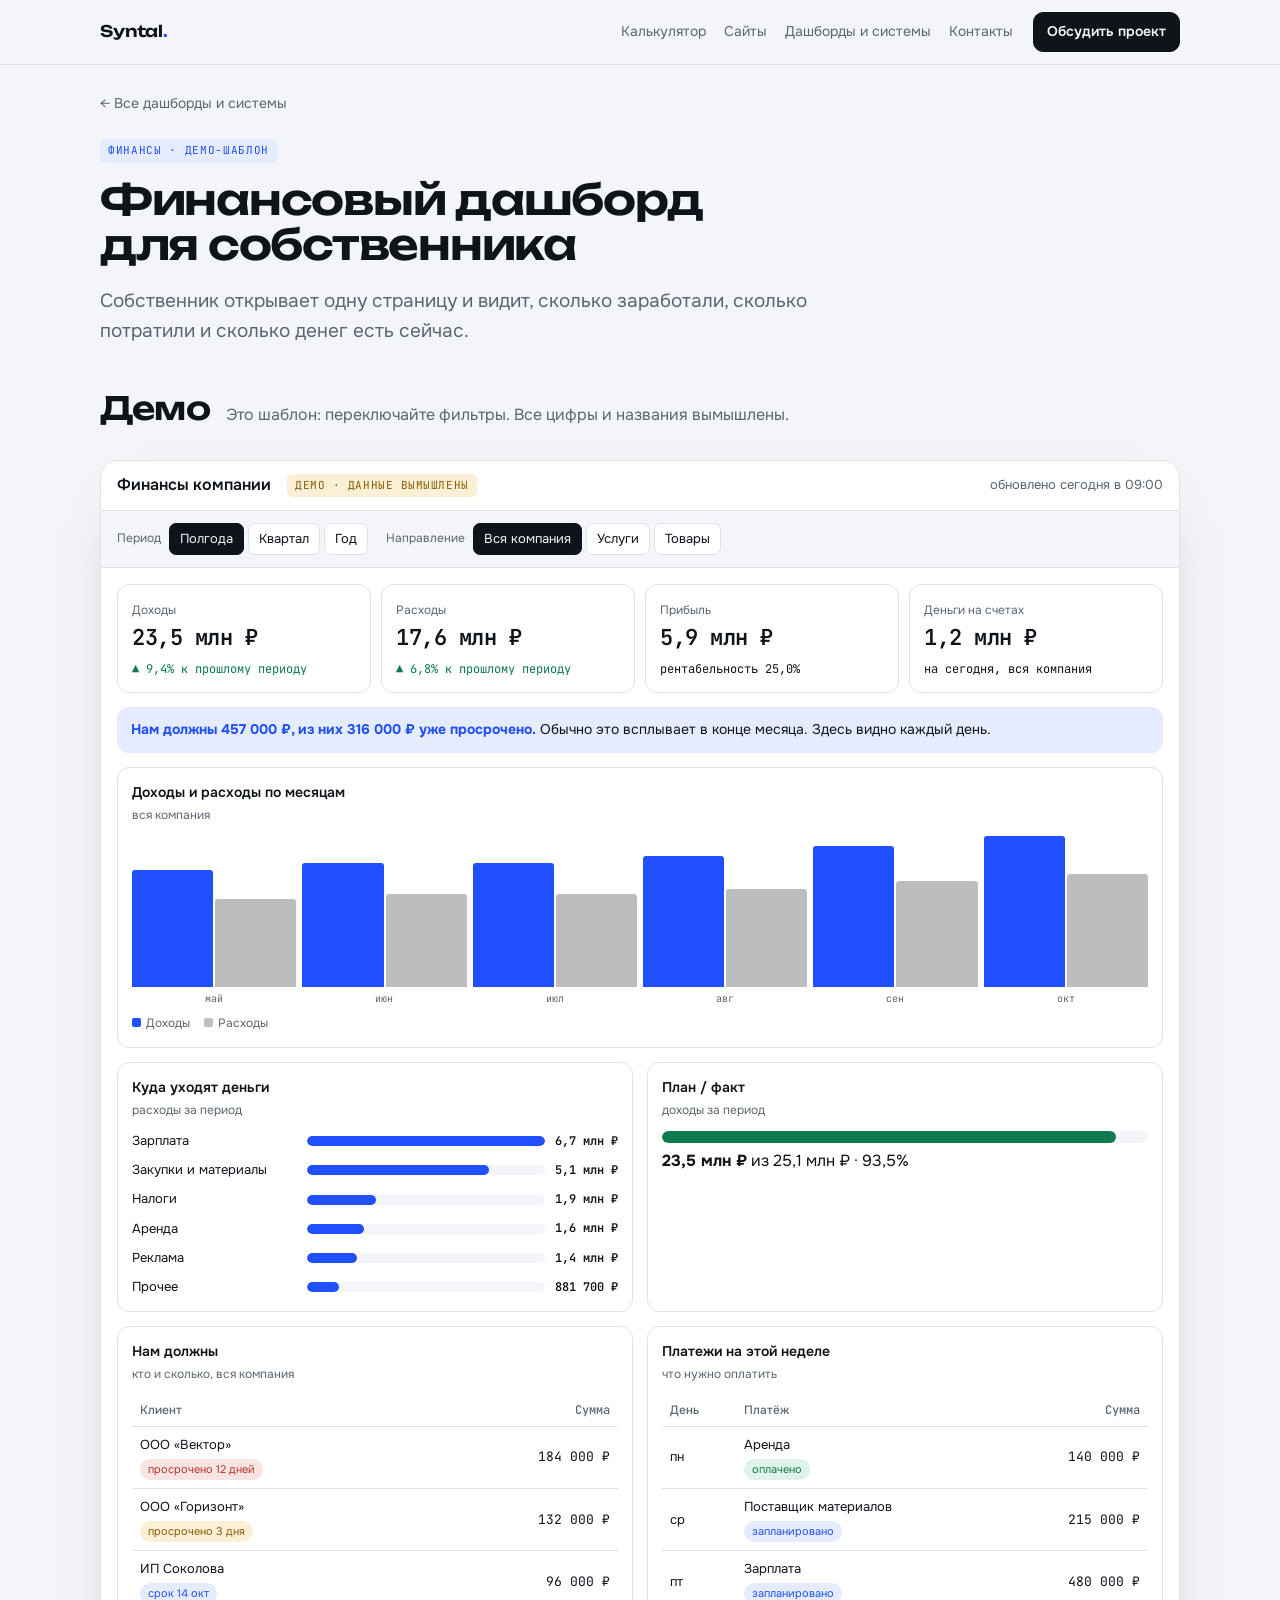
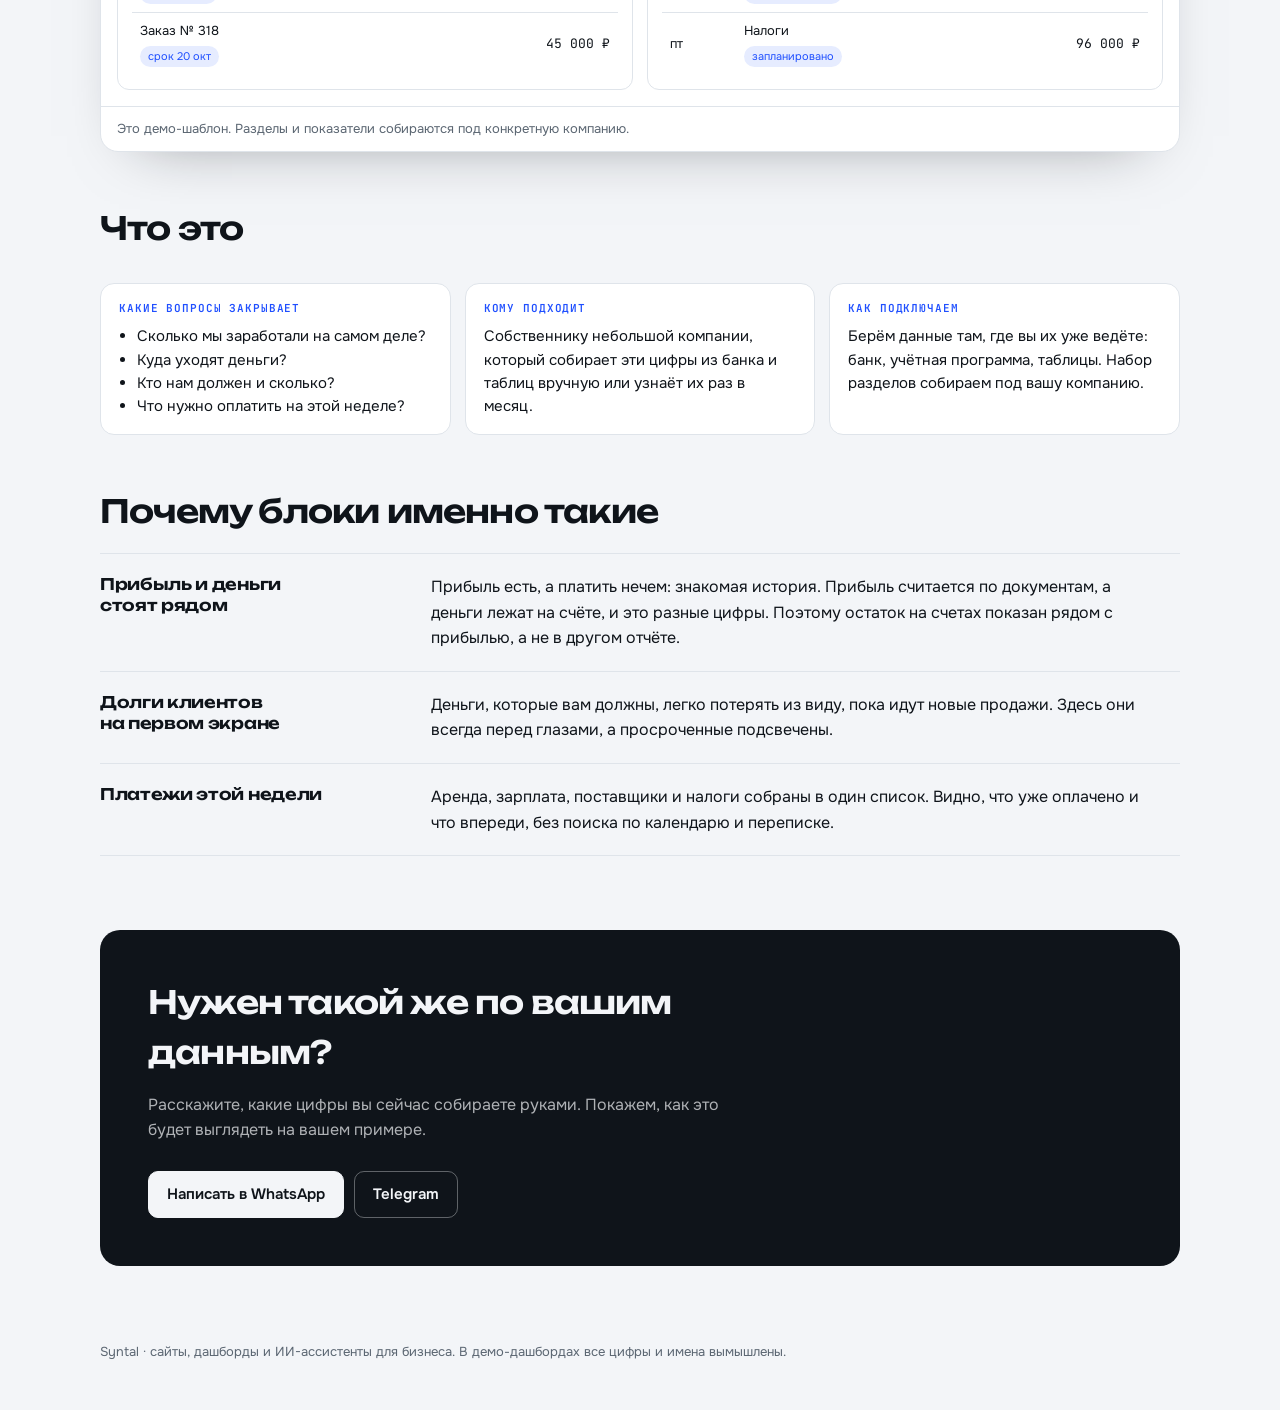
<file: cases/network.html>
<!doctype html>
<html lang="ru"><head><meta charset="utf-8"><meta http-equiv="refresh" content="0; url=finance.html"><link rel="canonical" href="finance.html"><title>Страница переехала</title></head><body><p><a href="finance.html">Страница переехала. Открыть</a></p></body></html>
</file>
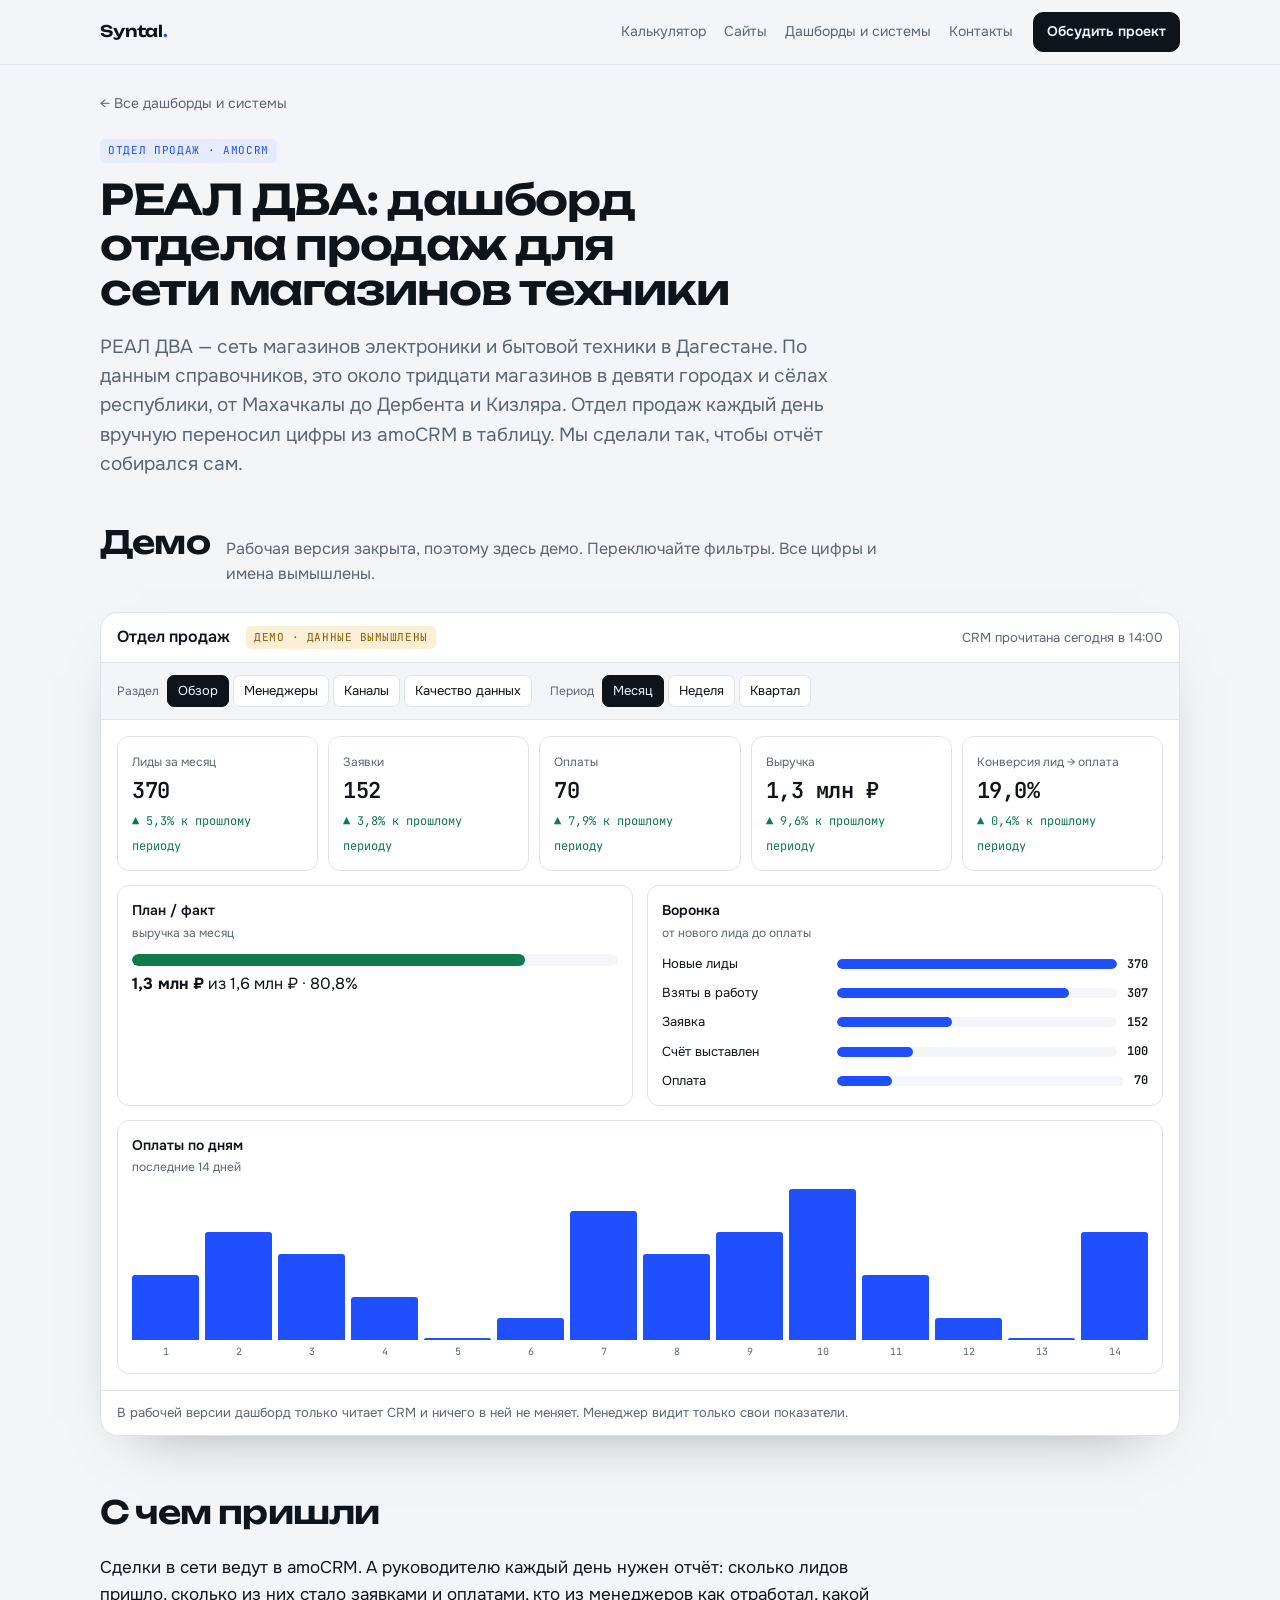
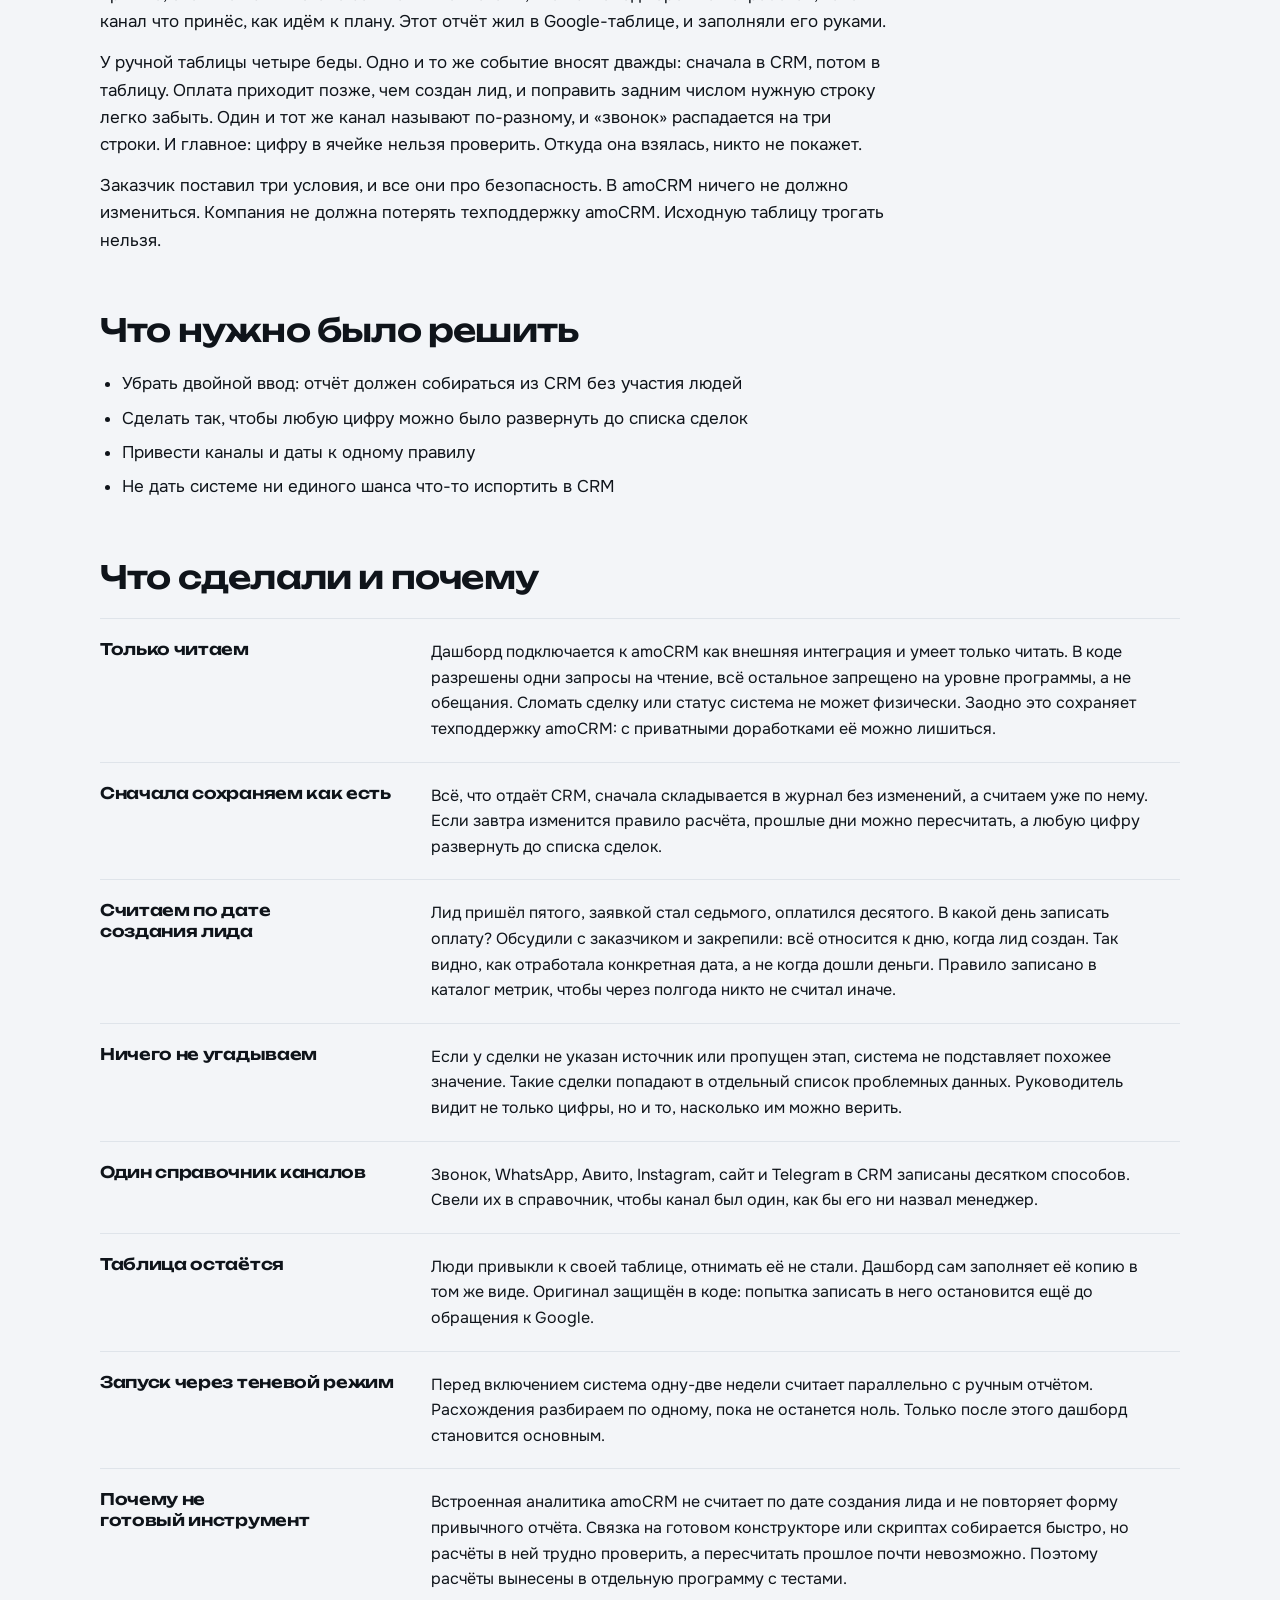
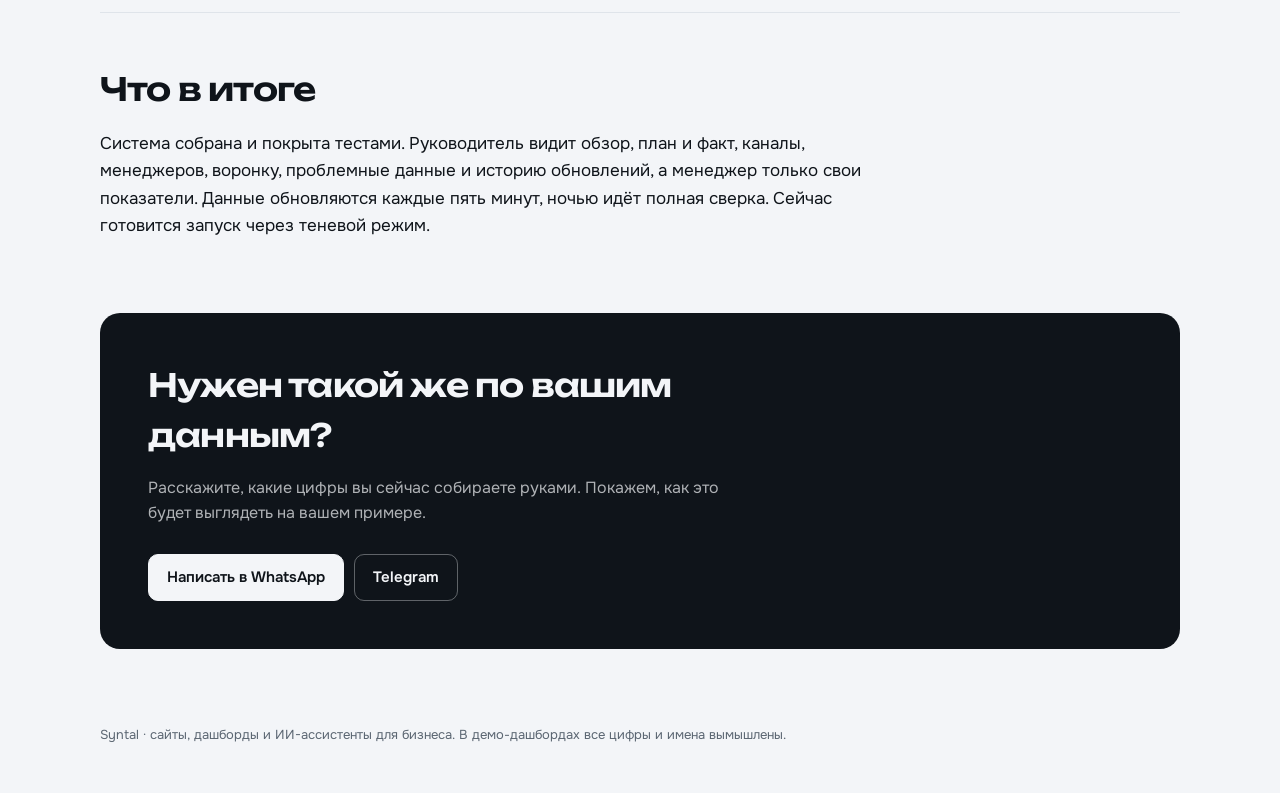
<file: cases/real2.html>
<!doctype html>
<html lang="ru">
<head>
<meta charset="utf-8">
<meta name="viewport" content="width=device-width, initial-scale=1">
<title>РЕАЛ ДВА: дашборд отдела продаж — Syntal</title>
<meta name="description" content="Сеть магазинов техники в Дагестане. Ежедневный отчёт по менеджерам и каналам собирается из amoCRM сам. Система только читает CRM и ничего в ней не меняет.">
<link rel="preconnect" href="https://fonts.googleapis.com"><link rel="stylesheet" href="https://fonts.googleapis.com/css2?family=JetBrains+Mono:wght@400;600&family=Onest:wght@400;500;600&family=Unbounded:wght@500;600&display=swap">
<link rel="icon" href="../favicon.ico" sizes="48x48">
<link rel="icon" type="image/png" sizes="32x32" href="../favicon-32.png">
<link rel="icon" type="image/png" sizes="192x192" href="../favicon-192.png">
<link rel="apple-touch-icon" href="../apple-touch-icon.png">
<link rel="stylesheet" href="../styles.css">
</head>
<body>
<header class="top"><div class="wrap">
  <a class="brand" href="../index.html">Syntal<i>.</i></a>
  <nav class="nav"><a href="../index.html#calc">Калькулятор</a><a href="../index.html#sites">Сайты</a><a href="../index.html#dashboards">Дашборды и системы</a><a href="../index.html#contacts">Контакты</a></nav>
  <a class="btn small" href="../index.html#contacts">Обсудить проект</a>
</div></header>
<main><div class="wrap">
  <a class="crumb" href="../index.html#dashboards">← Все дашборды и системы</a>
  <div class="case-hero"><span class="tag">Отдел продаж · amoCRM</span><h1 style="margin-top:14px">РЕАЛ ДВА: дашборд отдела продаж для сети магазинов техники</h1><p class="lede">РЕАЛ ДВА — сеть магазинов электроники и бытовой техники в Дагестане. По данным справочников, это около тридцати магазинов в девяти городах и сёлах республики, от Махачкалы до Дербента и Кизляра. Отдел продаж каждый день вручную переносил цифры из amoCRM в таблицу. Мы сделали так, чтобы отчёт собирался сам.</p></div>
  <section class="tight"><div class="sec-head"><h2>Демо</h2><p>Рабочая версия закрыта, поэтому здесь демо. Переключайте фильтры. Все цифры и имена вымышлены.</p></div><div class="demo" data-demo="crm"></div></section>
  <section class="tight"><h2>С чем пришли</h2><div class="story"><p>Сделки в сети ведут в amoCRM. А руководителю каждый день нужен отчёт: сколько лидов пришло, сколько из них стало заявками и оплатами, кто из менеджеров как отработал, какой канал что принёс, как идём к плану. Этот отчёт жил в Google-таблице, и заполняли его руками.</p><p>У ручной таблицы четыре беды. Одно и то же событие вносят дважды: сначала в CRM, потом в таблицу. Оплата приходит позже, чем создан лид, и поправить задним числом нужную строку легко забыть. Один и тот же канал называют по-разному, и «звонок» распадается на три строки. И главное: цифру в ячейке нельзя проверить. Откуда она взялась, никто не покажет.</p><p>Заказчик поставил три условия, и все они про безопасность. В amoCRM ничего не должно измениться. Компания не должна потерять техподдержку amoCRM. Исходную таблицу трогать нельзя.</p></div></section>
  <section class="tight"><h2>Что нужно было решить</h2><ul class="tasks"><li>Убрать двойной ввод: отчёт должен собираться из CRM без участия людей</li><li>Сделать так, чтобы любую цифру можно было развернуть до списка сделок</li><li>Привести каналы и даты к одному правилу</li><li>Не дать системе ни единого шанса что-то испортить в CRM</li></ul></section>
  <section class="tight"><h2>Что сделали и почему</h2><div class="decisions"><div class="decision"><h3>Только читаем</h3><p>Дашборд подключается к amoCRM как внешняя интеграция и умеет только читать. В коде разрешены одни запросы на чтение, всё остальное запрещено на уровне программы, а не обещания. Сломать сделку или статус система не может физически. Заодно это сохраняет техподдержку amoCRM: с приватными доработками её можно лишиться.</p></div><div class="decision"><h3>Сначала сохраняем как есть</h3><p>Всё, что отдаёт CRM, сначала складывается в журнал без изменений, а считаем уже по нему. Если завтра изменится правило расчёта, прошлые дни можно пересчитать, а любую цифру развернуть до списка сделок.</p></div><div class="decision"><h3>Считаем по дате создания лида</h3><p>Лид пришёл пятого, заявкой стал седьмого, оплатился десятого. В какой день записать оплату? Обсудили с заказчиком и закрепили: всё относится к дню, когда лид создан. Так видно, как отработала конкретная дата, а не когда дошли деньги. Правило записано в каталог метрик, чтобы через полгода никто не считал иначе.</p></div><div class="decision"><h3>Ничего не угадываем</h3><p>Если у сделки не указан источник или пропущен этап, система не подставляет похожее значение. Такие сделки попадают в отдельный список проблемных данных. Руководитель видит не только цифры, но и то, насколько им можно верить.</p></div><div class="decision"><h3>Один справочник каналов</h3><p>Звонок, WhatsApp, Авито, Instagram, сайт и Telegram в CRM записаны десятком способов. Свели их в справочник, чтобы канал был один, как бы его ни назвал менеджер.</p></div><div class="decision"><h3>Таблица остаётся</h3><p>Люди привыкли к своей таблице, отнимать её не стали. Дашборд сам заполняет её копию в том же виде. Оригинал защищён в коде: попытка записать в него остановится ещё до обращения к Google.</p></div><div class="decision"><h3>Запуск через теневой режим</h3><p>Перед включением система одну-две недели считает параллельно с ручным отчётом. Расхождения разбираем по одному, пока не останется ноль. Только после этого дашборд становится основным.</p></div><div class="decision"><h3>Почему не готовый инструмент</h3><p>Встроенная аналитика amoCRM не считает по дате создания лида и не повторяет форму привычного отчёта. Связка на готовом конструкторе или скриптах собирается быстро, но расчёты в ней трудно проверить, а пересчитать прошлое почти невозможно. Поэтому расчёты вынесены в отдельную программу с тестами.</p></div></div></section>
  <section class="tight"><h2>Что в итоге</h2><div class="story"><p>Система собрана и покрыта тестами. Руководитель видит обзор, план и факт, каналы, менеджеров, воронку, проблемные данные и историю обновлений, а менеджер только свои показатели. Данные обновляются каждые пять минут, ночью идёт полная сверка. Сейчас готовится запуск через теневой режим.</p></div></section>
  <section><div class="cta"><h2>Нужен такой же по вашим данным?</h2><p>Расскажите, какие цифры вы сейчас собираете руками. Покажем, как это будет выглядеть на вашем примере.</p><div class="hero-actions"><a class="btn " href="https://wa.me/79285137450" target="_blank" rel="noopener">Написать в WhatsApp</a><a class="btn ghost " href="https://t.me/iapheth" target="_blank" rel="noopener">Telegram</a></div></div></section>
</div></main>
<footer><div class="wrap">Syntal · сайты, дашборды и ИИ-ассистенты для бизнеса. В демо-дашбордах все цифры и имена вымышлены.</div></footer>
<script src="../demo.js"></script>
</body>
</html>
</file>
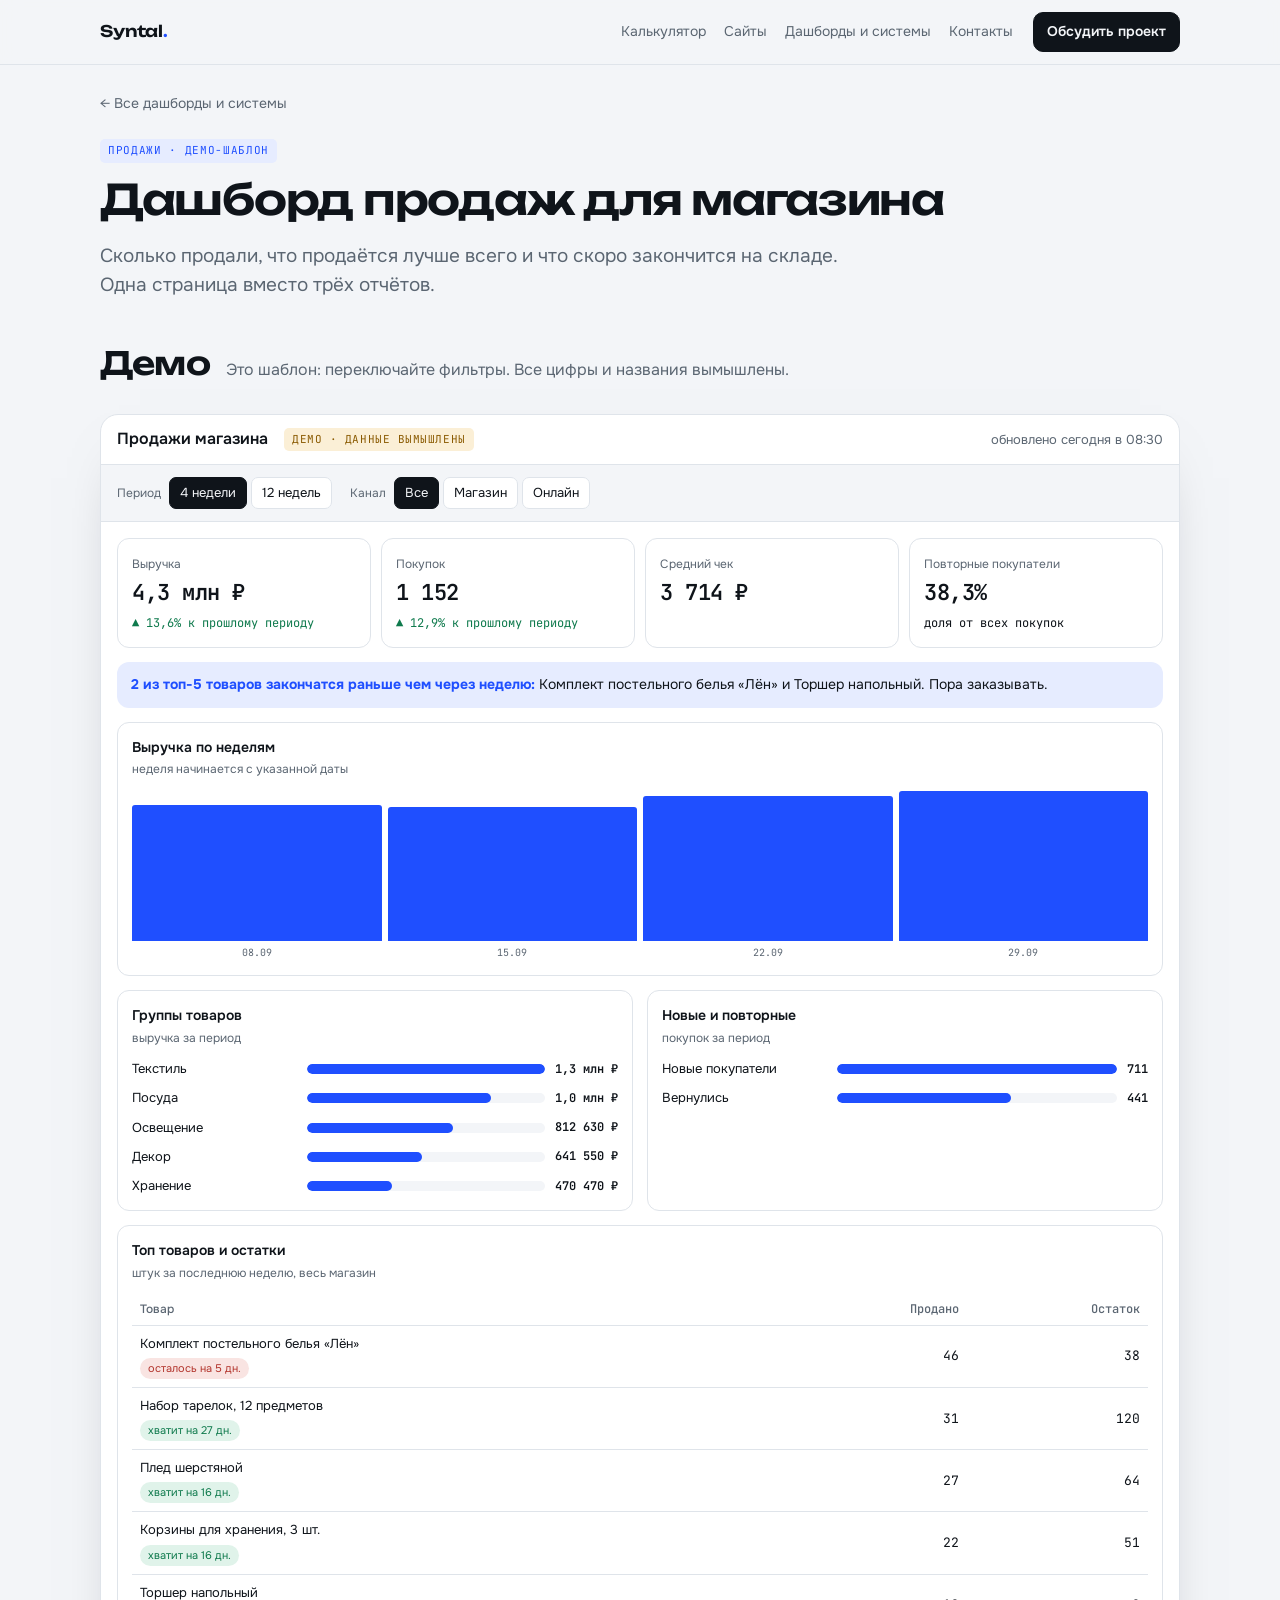
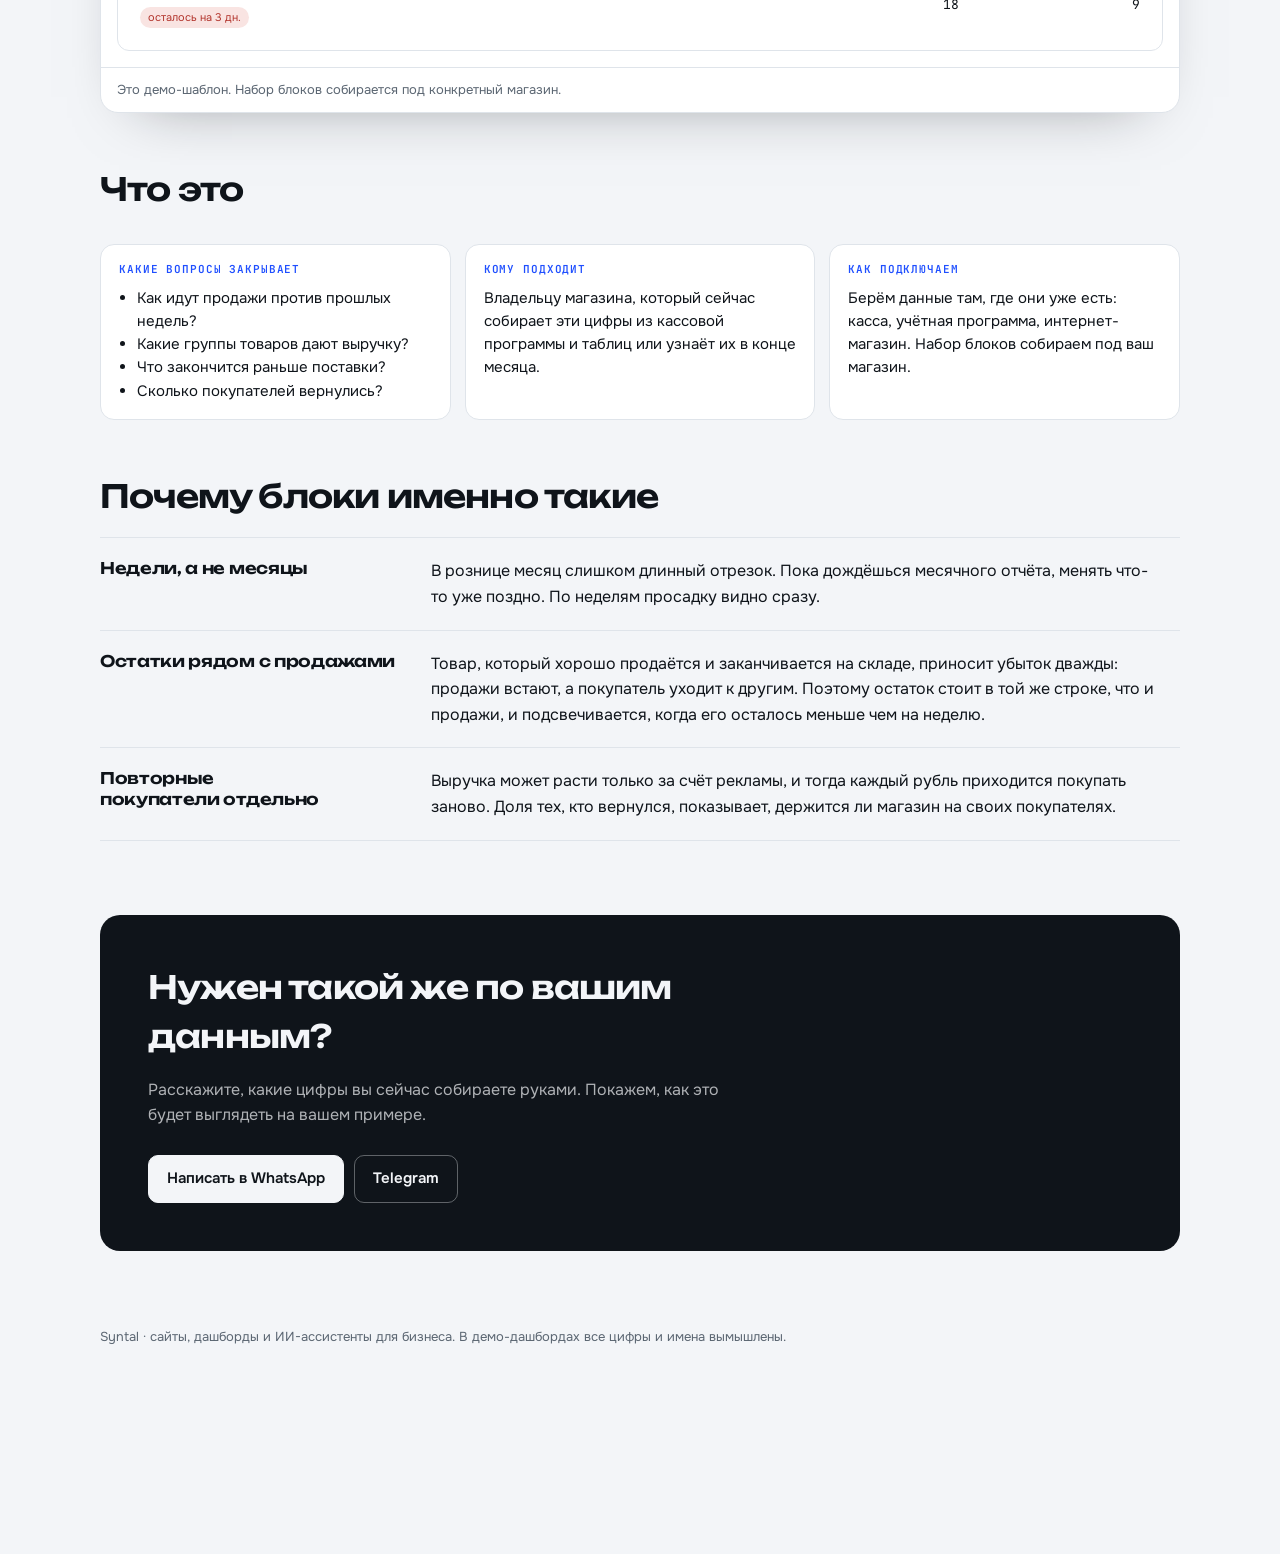
<file: cases/sales.html>
<!doctype html>
<html lang="ru"><head><meta charset="utf-8"><meta http-equiv="refresh" content="0; url=shop.html"><link rel="canonical" href="shop.html"><title>Страница переехала</title></head><body><p><a href="shop.html">Страница переехала. Открыть</a></p></body></html>
</file>
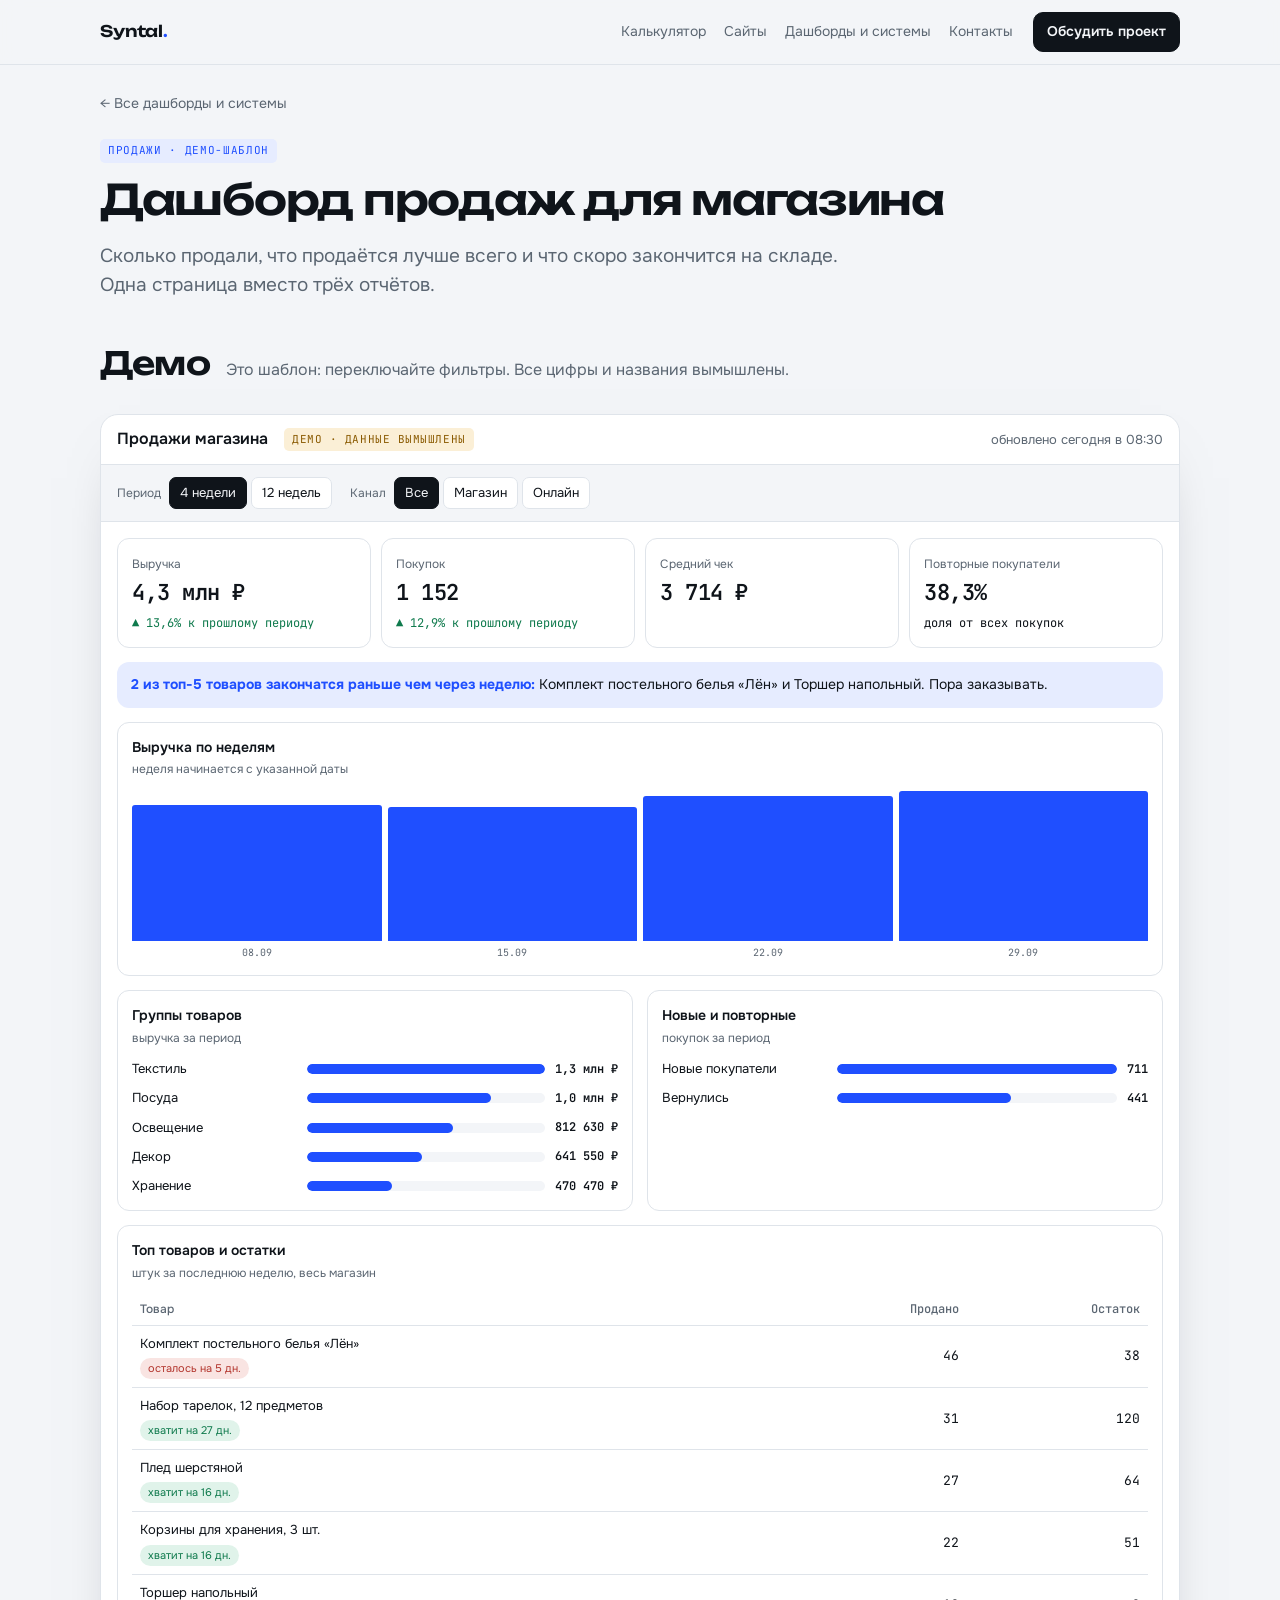
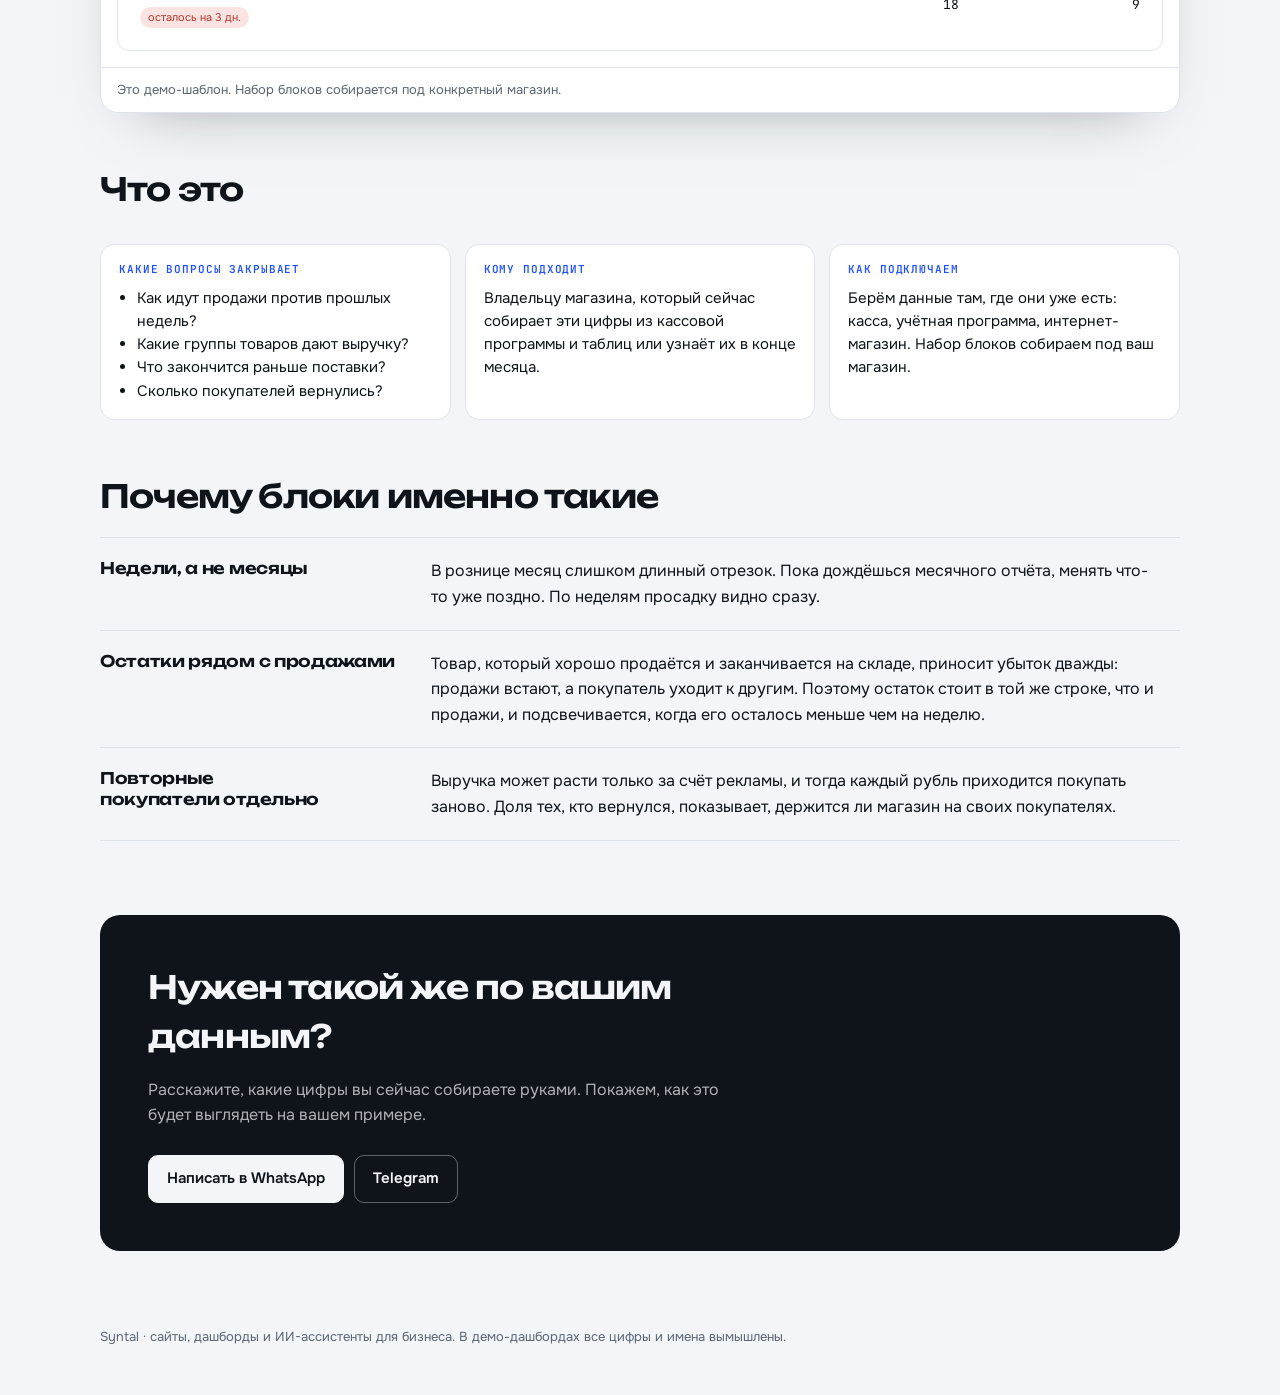
<file: cases/shop.html>
<!doctype html>
<html lang="ru">
<head>
<meta charset="utf-8">
<meta name="viewport" content="width=device-width, initial-scale=1">
<title>Дашборд продаж для магазина — Syntal</title>
<meta name="description" content="Сколько продали, что продаётся лучше всего и что скоро закончится на складе. Одна страница вместо трёх отчётов.">
<link rel="preconnect" href="https://fonts.googleapis.com"><link rel="stylesheet" href="https://fonts.googleapis.com/css2?family=JetBrains+Mono:wght@400;600&family=Onest:wght@400;500;600&family=Unbounded:wght@500;600&display=swap">
<link rel="icon" href="../favicon.ico" sizes="48x48">
<link rel="icon" type="image/png" sizes="32x32" href="../favicon-32.png">
<link rel="icon" type="image/png" sizes="192x192" href="../favicon-192.png">
<link rel="apple-touch-icon" href="../apple-touch-icon.png">
<link rel="stylesheet" href="../styles.css">
</head>
<body>
<header class="top"><div class="wrap">
  <a class="brand" href="../index.html">Syntal<i>.</i></a>
  <nav class="nav"><a href="../index.html#calc">Калькулятор</a><a href="../index.html#sites">Сайты</a><a href="../index.html#dashboards">Дашборды и системы</a><a href="../index.html#contacts">Контакты</a></nav>
  <a class="btn small" href="../index.html#contacts">Обсудить проект</a>
</div></header>
<main><div class="wrap">
  <a class="crumb" href="../index.html#dashboards">← Все дашборды и системы</a>
  <div class="case-hero"><span class="tag">Продажи · демо-шаблон</span><h1 style="margin-top:14px">Дашборд продаж для магазина</h1><p class="lede">Сколько продали, что продаётся лучше всего и что скоро закончится на складе. Одна страница вместо трёх отчётов.</p></div>
  <section class="tight"><div class="sec-head"><h2>Демо</h2><p>Это шаблон: переключайте фильтры. Все цифры и названия вымышлены.</p></div><div class="demo" data-demo="shop"></div></section>
  <section class="tight"><h2>Что это</h2><div class="brief"><div><h3>Какие вопросы закрывает</h3><ul><li>Как идут продажи против прошлых недель?</li><li>Какие группы товаров дают выручку?</li><li>Что закончится раньше поставки?</li><li>Сколько покупателей вернулись?</li></ul></div><div><h3>Кому подходит</h3><p>Владельцу магазина, который сейчас собирает эти цифры из кассовой программы и таблиц или узнаёт их в конце месяца.</p></div><div><h3>Как подключаем</h3><p>Берём данные там, где они уже есть: касса, учётная программа, интернет-магазин. Набор блоков собираем под ваш магазин.</p></div></div></section>
  <section class="tight"><h2>Почему блоки именно такие</h2><div class="decisions"><div class="decision"><h3>Недели, а не месяцы</h3><p>В рознице месяц слишком длинный отрезок. Пока дождёшься месячного отчёта, менять что-то уже поздно. По неделям просадку видно сразу.</p></div><div class="decision"><h3>Остатки рядом с продажами</h3><p>Товар, который хорошо продаётся и заканчивается на складе, приносит убыток дважды: продажи встают, а покупатель уходит к другим. Поэтому остаток стоит в той же строке, что и продажи, и подсвечивается, когда его осталось меньше чем на неделю.</p></div><div class="decision"><h3>Повторные покупатели отдельно</h3><p>Выручка может расти только за счёт рекламы, и тогда каждый рубль приходится покупать заново. Доля тех, кто вернулся, показывает, держится ли магазин на своих покупателях.</p></div></div></section>
  <section><div class="cta"><h2>Нужен такой же по вашим данным?</h2><p>Расскажите, какие цифры вы сейчас собираете руками. Покажем, как это будет выглядеть на вашем примере.</p><div class="hero-actions"><a class="btn " href="https://wa.me/79285137450" target="_blank" rel="noopener">Написать в WhatsApp</a><a class="btn ghost " href="https://t.me/iapheth" target="_blank" rel="noopener">Telegram</a></div></div></section>
</div></main>
<footer><div class="wrap">Syntal · сайты, дашборды и ИИ-ассистенты для бизнеса. В демо-дашбордах все цифры и имена вымышлены.</div></footer>
<script src="../demo.js"></script>
</body>
</html>
</file>
<file: styles.css>
/* layout: one centered column; cases alternate a browser-frame preview with a short brief */
:root {
  --bg: #f3f5f8; --surface: #ffffff; --ink: #0f141a; --muted: #5b6672; --line: #dfe4ea;
  --accent: #1f4fff; --accent-ink: #ffffff; --accent-soft: #e6ecff;
  --good: #0f7a4d; --good-soft: #e0f3ea; --bad: #b3352d; --bad-soft: #f9e4e2; --warn: #8a5a00; --warn-soft: #fbefd6;
  --font-display: "Unbounded", "Onest", system-ui, sans-serif;
  --font-body: "Onest", system-ui, -apple-system, "Segoe UI", Roboto, sans-serif;
  --font-data: "JetBrains Mono", ui-monospace, Menlo, Consolas, monospace;
  --r: 14px;
}
* { box-sizing: border-box; }
html { scroll-behavior: smooth; }
body { margin: 0; background: var(--bg); color: var(--ink); font-family: var(--font-body); font-size: 16px; line-height: 1.55; -webkit-font-smoothing: antialiased; }
img { max-width: 100%; display: block; }
a { color: inherit; }
[hidden] { display: none !important; }
:focus-visible { outline: 2px solid var(--accent); outline-offset: 3px; }
.wrap { max-width: 1120px; margin-inline: auto; padding-inline: 20px; }

/* header */
.top { position: sticky; top: 0; z-index: 20; background: color-mix(in srgb, var(--bg) 88%, transparent); backdrop-filter: blur(10px); border-bottom: 1px solid var(--line); }
.top .wrap { display: flex; align-items: center; gap: 20px; padding-block: 12px; }
.brand { font-family: var(--font-display); font-weight: 600; font-size: 16px; text-decoration: none; letter-spacing: -0.01em; }
.brand i { font-style: normal; color: var(--accent); }
.nav { display: flex; gap: 18px; margin-left: auto; font-size: 14px; }
.nav a { text-decoration: none; color: var(--muted); }
.nav a:hover { color: var(--ink); }
.btn { display: inline-flex; align-items: center; gap: 8px; font: inherit; font-weight: 600; font-size: 15px; text-decoration: none; cursor: pointer; border-radius: 10px; padding: 11px 18px; border: 1px solid var(--ink); background: var(--ink); color: var(--bg); }
.btn.ghost { background: transparent; color: var(--ink); border-color: var(--line); }
.btn.accent { background: var(--accent); border-color: var(--accent); color: var(--accent-ink); }
.btn.small { padding: 8px 13px; font-size: 14px; }
@media (max-width: 640px) { .nav { display: none; } .top .btn { margin-left: auto; } }

/* hero */
.hero { padding-block: 64px 40px; }
.eyebrow { font-family: var(--font-data); font-size: 12px; letter-spacing: 0.08em; text-transform: uppercase; color: var(--muted); margin: 0 0 16px; }
h1 { font-family: var(--font-display); font-weight: 600; font-size: clamp(28px, 5.2vw, 52px); line-height: 1.08; letter-spacing: -0.03em; margin: 0; text-wrap: balance; max-width: 18ch; }
h1 em { font-style: normal; color: var(--accent); }
.lede { font-size: clamp(16px, 1.6vw, 19px); color: var(--muted); max-width: 58ch; margin: 20px 0 0; }
.hero-actions { display: flex; flex-wrap: wrap; gap: 10px; margin-top: 28px; }
.facts { display: grid; grid-template-columns: repeat(auto-fit, minmax(190px, 1fr)); gap: 1px; background: var(--line); border: 1px solid var(--line); border-radius: var(--r); overflow: hidden; margin-top: 44px; }
.facts div { background: var(--surface); padding: 16px 18px; }
.facts b { display: block; font-family: var(--font-display); font-weight: 600; font-size: 22px; letter-spacing: -0.02em; }
.facts span { font-size: 14px; color: var(--muted); }

/* sections */
section { padding-block: 48px; }
.sec-head { display: flex; flex-wrap: wrap; align-items: baseline; gap: 6px 16px; margin-bottom: 26px; }
h2 { font-family: var(--font-display); font-weight: 600; font-size: clamp(22px, 3vw, 32px); letter-spacing: -0.025em; margin: 0; }
.sec-head p { margin: 0; color: var(--muted); max-width: 60ch; }

/* site cases */
.case { display: grid; grid-template-columns: minmax(0, 1.35fr) minmax(0, 1fr); gap: 28px; align-items: center; padding-block: 26px; border-top: 1px solid var(--line); }
.case:nth-of-type(even) .frame { order: 2; }
.frame { background: var(--surface); border: 1px solid var(--line); border-radius: var(--r); overflow: hidden; box-shadow: 0 18px 40px -28px rgba(15, 20, 26, 0.45); }
.frame-bar { display: flex; align-items: center; gap: 6px; padding: 9px 12px; border-bottom: 1px solid var(--line); }
.frame-bar i { width: 9px; height: 9px; border-radius: 50%; background: var(--line); }
.frame-bar span { margin-left: 8px; font-family: var(--font-data); font-size: 11px; color: var(--muted); overflow: hidden; text-overflow: ellipsis; white-space: nowrap; }
.slides { position: relative; aspect-ratio: 16 / 10; background: var(--line); }
.slides img { position: absolute; inset: 0; width: 100%; height: 100%; object-fit: cover; object-position: top; opacity: 0; transition: opacity 0.7s ease; }
.slides img.on { opacity: 1; }
.dots { display: flex; gap: 6px; justify-content: center; padding: 10px; }
.dots button { width: 22px; height: 4px; border-radius: 2px; border: 0; padding: 0; background: var(--line); cursor: pointer; }
.dots button.on { background: var(--ink); }
.tag { display: inline-block; font-family: var(--font-data); font-size: 11px; letter-spacing: 0.06em; text-transform: uppercase; color: var(--accent); background: var(--accent-soft); border-radius: 5px; padding: 3px 8px; }
.tag.plain { color: var(--muted); background: var(--line); }
.case h3 { font-family: var(--font-display); font-weight: 600; font-size: clamp(19px, 2.2vw, 24px); letter-spacing: -0.02em; margin: 12px 0 8px; }
.case p { margin: 0 0 12px; color: var(--muted); }
.case ul { margin: 0 0 18px; padding-left: 18px; }
.case li { margin-bottom: 5px; }
.links { display: flex; flex-wrap: wrap; gap: 8px 14px; align-items: center; }
.note { font-size: 13px; color: var(--muted); }
@media (max-width: 820px) { .case { grid-template-columns: 1fr; gap: 16px; } .case:nth-of-type(even) .frame { order: 0; } }

/* dashboard cards */
.cards { display: grid; grid-template-columns: repeat(auto-fit, minmax(250px, 1fr)); gap: 16px; }
.card { display: flex; flex-direction: column; gap: 10px; background: var(--surface); border: 1px solid var(--line); border-radius: var(--r); padding: 18px; text-decoration: none; transition: border-color 0.2s, transform 0.2s; }
.card:hover { border-color: var(--ink); transform: translateY(-2px); }
.card h3 { font-family: var(--font-display); font-weight: 600; font-size: 17px; letter-spacing: -0.02em; margin: 0; }
.card p { margin: 0; color: var(--muted); font-size: 15px; flex: 1; }
.card .go { font-weight: 600; font-size: 14px; color: var(--accent); }
.mini { display: flex; align-items: flex-end; gap: 4px; height: 64px; padding: 8px; background: var(--bg); border-radius: 8px; }
.mini i { flex: 1; background: var(--accent); border-radius: 2px 2px 0 0; opacity: 0.85; }
.mini i:nth-child(even) { background: var(--ink); opacity: 0.25; }

/* lead magnets: calculator and the free first screen */
.field { display: flex; flex-direction: column; gap: 6px; min-width: 0; }
.field > span { font-size: 14px; color: var(--muted); }
.field input[type="number"], .field input[type="text"] { font: inherit; font-size: 16px; color: var(--ink); background: var(--bg); border: 1px solid var(--line); border-radius: 10px; padding: 11px 12px; width: 100%; }
.field input[type="number"] { font-family: var(--font-data); font-variant-numeric: tabular-nums; }
.field input[type="range"] { width: 100%; accent-color: var(--accent); }
.field small { font-size: 12px; color: var(--muted); }
.field b { color: var(--ink); font-family: var(--font-data); }
.calc { display: grid; grid-template-columns: minmax(0, 1fr) minmax(0, 1fr); gap: 18px; background: var(--surface); border: 1px solid var(--line); border-radius: 18px; padding: clamp(16px, 3vw, 28px); }
.calc-form { display: grid; gap: 14px; align-content: start; }
.calc-out { background: var(--bg); border-radius: 14px; padding: clamp(16px, 2.6vw, 24px); display: flex; flex-direction: column; gap: 12px; }
.calc-out .btn { align-self: flex-start; }
.calc-out .note { margin: 0; }
.calc-example { margin: 0; align-self: flex-start; font-size: 13px; color: var(--warn); background: var(--warn-soft); border-radius: 6px; padding: 6px 10px; }
.calc-row { display: flex; justify-content: space-between; align-items: baseline; gap: 14px; border-bottom: 1px solid var(--line); padding-bottom: 10px; }
.calc-row span { font-size: 14px; color: var(--muted); }
.calc-row b { font-family: var(--font-data); font-weight: 600; font-variant-numeric: tabular-nums; white-space: nowrap; }
.calc-total { display: flex; flex-direction: column; gap: 2px; }
.calc-total span { font-size: 14px; color: var(--muted); }
.calc-total b { font-family: var(--font-display); font-weight: 600; font-size: clamp(24px, 4.2vw, 38px); letter-spacing: -0.03em; line-height: 1.12; color: var(--accent); }
.calc-total em { font-style: normal; font-family: var(--font-data); font-size: 14px; color: var(--muted); }
.magnet { display: grid; grid-template-columns: minmax(0, 1.1fr) minmax(0, 1fr); gap: clamp(18px, 3vw, 40px); align-items: center; background: var(--accent); color: var(--accent-ink); border-radius: 20px; padding: clamp(22px, 4vw, 44px); }
.magnet h2 { margin-top: 14px; max-width: 18ch; text-wrap: balance; }
.magnet-text p { margin: 14px 0 0; max-width: 48ch; color: color-mix(in srgb, var(--accent-ink) 86%, transparent); }
.magnet .tag { background: color-mix(in srgb, var(--accent-ink) 18%, transparent); color: var(--accent-ink); }
.steps { margin: 18px 0 0; padding-left: 20px; display: grid; gap: 6px; }
.magnet-form { background: var(--surface); color: var(--ink); border-radius: 14px; padding: clamp(16px, 2.4vw, 24px); display: grid; gap: 14px; align-content: start; }
.magnet-form .hero-actions { margin-top: 2px; }
.magnet-form .note { margin: 0; }
@media (max-width: 760px) { .calc, .magnet { grid-template-columns: 1fr; } }

/* contacts */
.cta { background: var(--ink); color: var(--bg); border-radius: 20px; padding: clamp(26px, 5vw, 48px); }
.cta h2 { max-width: 22ch; }
.cta p { color: color-mix(in srgb, var(--bg) 70%, transparent); max-width: 52ch; }
.cta .btn { background: var(--bg); color: var(--ink); border-color: var(--bg); }
.cta .btn.ghost { background: transparent; color: var(--bg); border-color: color-mix(in srgb, var(--bg) 35%, transparent); }
footer { padding-block: 28px 48px; color: var(--muted); font-size: 13px; }

/* case page */
.crumb { display: inline-block; margin: 28px 0 0; font-size: 14px; color: var(--muted); text-decoration: none; }
.crumb:hover { color: var(--ink); }
.case-hero { padding-block: 22px 12px; }
.case-hero h1 { font-size: clamp(26px, 4.2vw, 42px); max-width: 22ch; }
.brief { display: grid; grid-template-columns: repeat(auto-fit, minmax(240px, 1fr)); gap: 14px; margin-top: 30px; }
.brief div { background: var(--surface); border: 1px solid var(--line); border-radius: var(--r); padding: 16px 18px; }
.brief h3 { font-family: var(--font-data); font-weight: 600; font-size: 11px; letter-spacing: 0.08em; text-transform: uppercase; color: var(--accent); margin: 0 0 8px; }
.brief p, .brief ul { margin: 0; font-size: 15px; }
.brief ul { padding-left: 18px; }

/* case long-read */
section.tight { padding-block: 26px; }
section.tight > h2 { margin-bottom: 16px; }
.frame-wide { margin-block: 26px 10px; }
.story { max-width: 72ch; }
.story p { margin: 0 0 14px; font-size: 17px; line-height: 1.6; }
.story p:last-child { margin-bottom: 0; }
.tasks { margin: 0; padding-left: 22px; display: grid; gap: 8px; max-width: 72ch; font-size: 17px; }
.decisions { border-top: 1px solid var(--line); }
.decision { display: grid; grid-template-columns: minmax(0, 0.8fr) minmax(0, 2fr); gap: 8px 32px; padding-block: 20px; border-bottom: 1px solid var(--line); }
.decision h3 { font-family: var(--font-display); font-weight: 600; font-size: 16px; line-height: 1.3; letter-spacing: -0.02em; margin: 0; text-wrap: balance; }
.decision p { margin: 0; font-size: 16px; line-height: 1.6; max-width: 66ch; }
@media (max-width: 760px) { .decision { grid-template-columns: 1fr; } }

/* demo dashboard */
.demo { background: var(--surface); border: 1px solid var(--line); border-radius: 18px; overflow: hidden; box-shadow: 0 24px 60px -40px rgba(15, 20, 26, 0.5); }
.demo-bar { display: flex; flex-wrap: wrap; align-items: center; gap: 10px 16px; padding: 12px 16px; border-bottom: 1px solid var(--line); }
.demo-title { font-weight: 600; }
.demo-flag { font-family: var(--font-data); font-size: 11px; letter-spacing: 0.05em; text-transform: uppercase; color: var(--warn); background: var(--warn-soft); border-radius: 5px; padding: 3px 8px; }
.demo-sync { margin-left: auto; font-size: 13px; color: var(--muted); }
.filters { display: flex; flex-wrap: wrap; gap: 10px 18px; padding: 12px 16px; border-bottom: 1px solid var(--line); background: var(--bg); }
.seg { display: flex; flex-wrap: wrap; gap: 4px; align-items: center; }
.seg > span { font-size: 12px; color: var(--muted); margin-right: 4px; }
.seg button { font: inherit; font-size: 13px; cursor: pointer; border: 1px solid var(--line); background: var(--surface); color: var(--ink); border-radius: 7px; padding: 5px 10px; }
.seg button[aria-pressed="true"] { background: var(--ink); color: var(--bg); border-color: var(--ink); }
.demo-body { padding: 16px; display: grid; gap: 14px; grid-template-columns: repeat(12, minmax(0, 1fr)); }
.panel { grid-column: span 6; border: 1px solid var(--line); border-radius: 12px; padding: 14px; min-width: 0; }
.panel.full { grid-column: 1 / -1; }
.panel.third { grid-column: span 4; }
.panel h4 { margin: 0 0 2px; font-size: 14px; font-weight: 600; }
.panel .sub { margin: 0 0 12px; font-size: 12px; color: var(--muted); }
@media (max-width: 760px) { .panel, .panel.third { grid-column: 1 / -1; } }
.kpis { grid-column: 1 / -1; display: grid; grid-template-columns: repeat(auto-fit, minmax(150px, 1fr)); gap: 10px; }
.kpi { border: 1px solid var(--line); border-radius: 12px; padding: 12px 14px; min-width: 0; }
.kpi span { font-size: 12px; color: var(--muted); }
.kpi b { display: block; font-family: var(--font-data); font-weight: 600; font-size: clamp(17px, 2.2vw, 22px); font-variant-numeric: tabular-nums; letter-spacing: -0.02em; white-space: nowrap; overflow: hidden; text-overflow: ellipsis; }
.kpi em { font-style: normal; font-size: 12px; font-family: var(--font-data); }
.up { color: var(--good); } .down { color: var(--bad); }
.vbars { display: flex; align-items: flex-end; gap: 6px; height: 170px; }
.vbars .col { flex: 1; display: flex; flex-direction: column; align-items: center; gap: 4px; height: 100%; min-width: 0; }
.vbars .stack { flex: 1; width: 100%; display: flex; align-items: flex-end; gap: 2px; }
.vbars .stack i { flex: 1; background: var(--accent); border-radius: 3px 3px 0 0; min-height: 2px; transition: height 0.4s ease; }
.vbars .stack i.b { background: var(--ink); opacity: 0.28; }
.vbars .stack i.neg { background: var(--bad); }
.vbars label { font-family: var(--font-data); font-size: 10px; color: var(--muted); white-space: nowrap; }
.legend { display: flex; gap: 14px; font-size: 12px; color: var(--muted); margin-top: 8px; }
.legend i { display: inline-block; width: 9px; height: 9px; border-radius: 2px; background: var(--accent); margin-right: 5px; }
.legend i.b { background: var(--ink); opacity: 0.28; }
.hbars { display: grid; gap: 9px; }
.hbar { display: grid; grid-template-columns: minmax(90px, 34%) 1fr auto; gap: 10px; align-items: center; font-size: 13px; }
.hbar .track { height: 10px; background: var(--bg); border-radius: 5px; overflow: hidden; }
.hbar .track i { display: block; height: 100%; background: var(--accent); border-radius: 5px; transition: width 0.4s ease; }
.hbar .track i.neg { background: var(--bad); }
.hbar b { font-family: var(--font-data); font-weight: 600; font-size: 12px; font-variant-numeric: tabular-nums; white-space: nowrap; }
.tbl-wrap { overflow-x: auto; }
table { width: 100%; border-collapse: collapse; font-size: 13px; }
th { text-align: left; font-weight: 500; color: var(--muted); font-size: 12px; padding: 6px 8px; border-bottom: 1px solid var(--line); white-space: nowrap; }
td { padding: 8px; border-bottom: 1px solid var(--line); }
td .pill { margin-top: 4px; }
td.n, th.n { text-align: right; font-family: var(--font-data); font-variant-numeric: tabular-nums; white-space: nowrap; }
tr:last-child td { border-bottom: 0; }
.pill { display: inline-block; font-size: 11px; border-radius: 999px; padding: 2px 8px; white-space: nowrap; }
.pill.good { background: var(--good-soft); color: var(--good); } .pill.bad { background: var(--bad-soft); color: var(--bad); } .pill.warn { background: var(--warn-soft); color: var(--warn); } .pill.info { background: var(--accent-soft); color: var(--accent); }
.insight { grid-column: 1 / -1; background: var(--accent-soft); border-radius: 12px; padding: 12px 14px; font-size: 14px; }
.insight b { color: var(--accent); }
.progress { height: 12px; background: var(--bg); border-radius: 6px; overflow: hidden; margin: 8px 0 6px; }
.progress i { display: block; height: 100%; background: var(--good); border-radius: 6px; transition: width 0.4s ease; }
.chat { display: grid; gap: 8px; }
.msg { max-width: 82%; padding: 9px 12px; border-radius: 12px; font-size: 14px; background: var(--bg); }
.msg.ai { justify-self: end; background: var(--accent-soft); }
.msg small { display: block; font-size: 11px; color: var(--muted); margin-bottom: 2px; }
.demo-note { padding: 12px 16px; border-top: 1px solid var(--line); font-size: 13px; color: var(--muted); }
@media (prefers-reduced-motion: reduce) { * { transition: none !important; scroll-behavior: auto !important; } }
</file>
